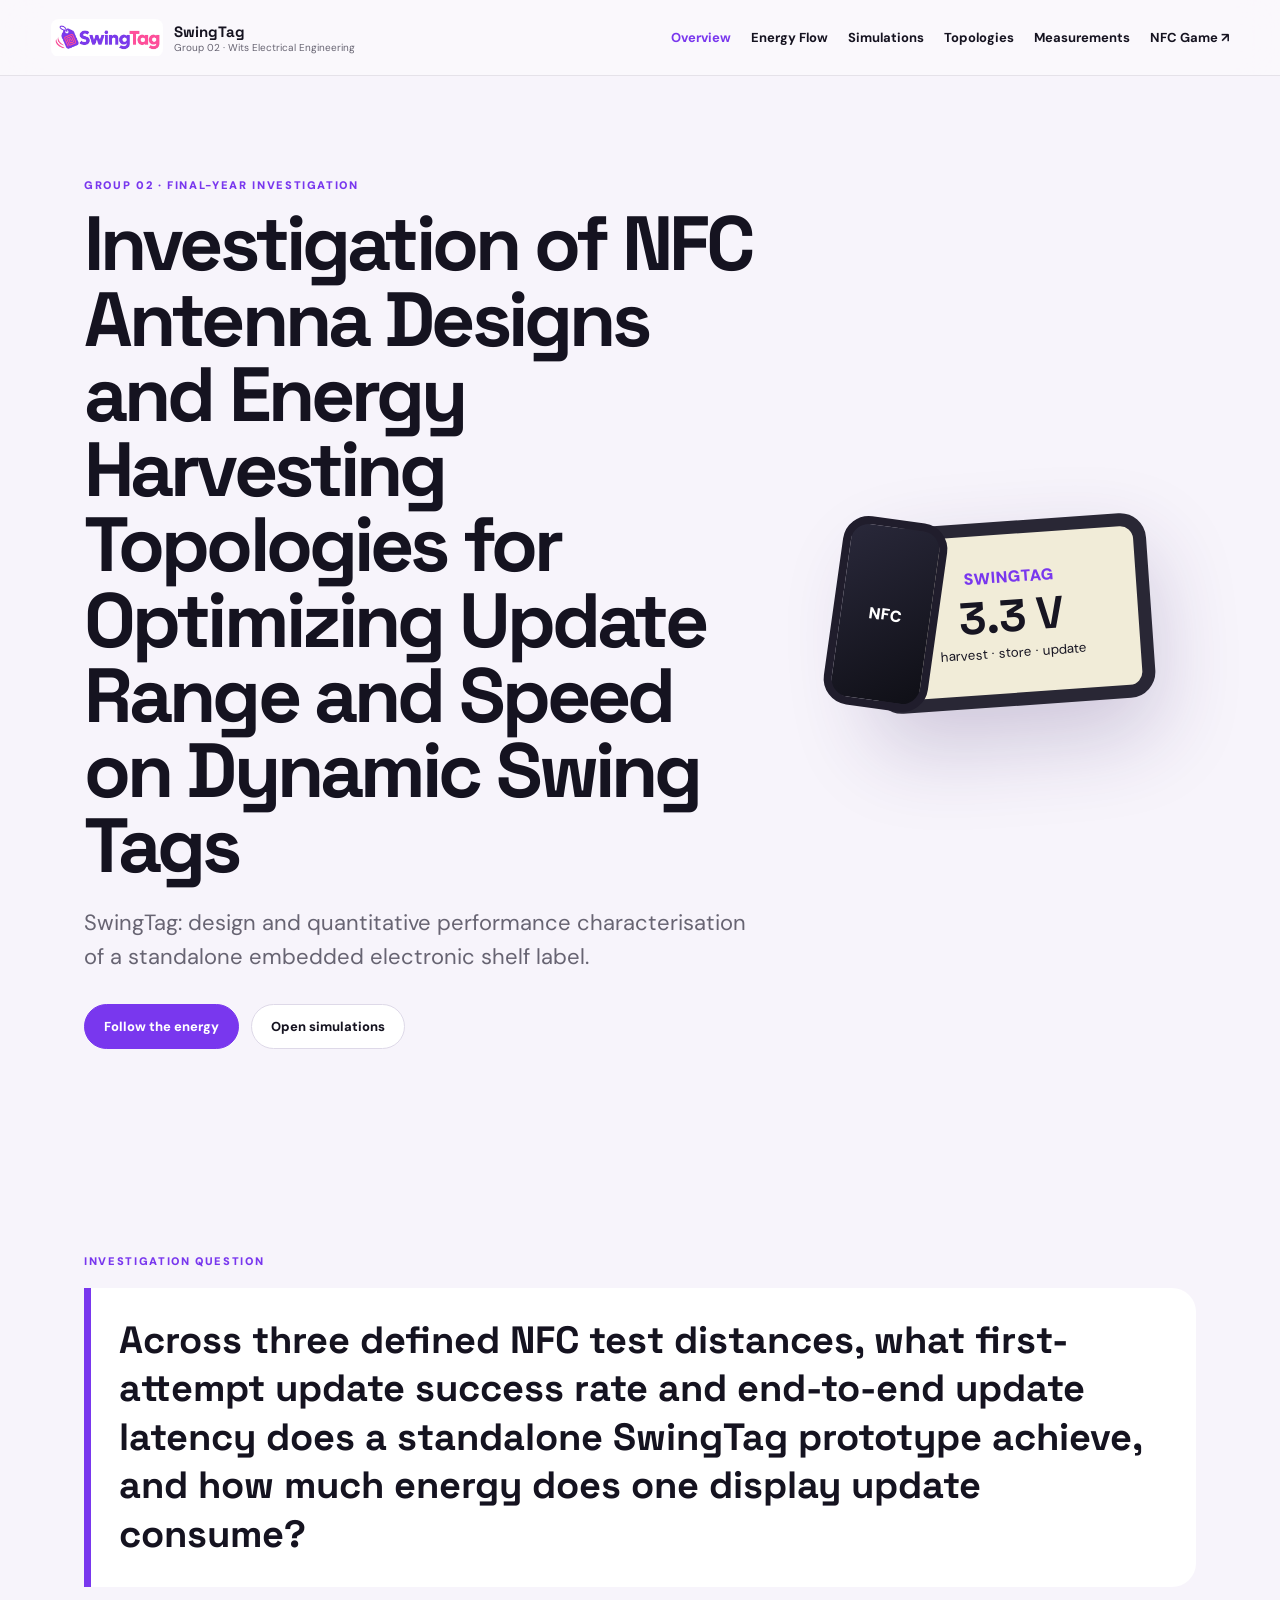
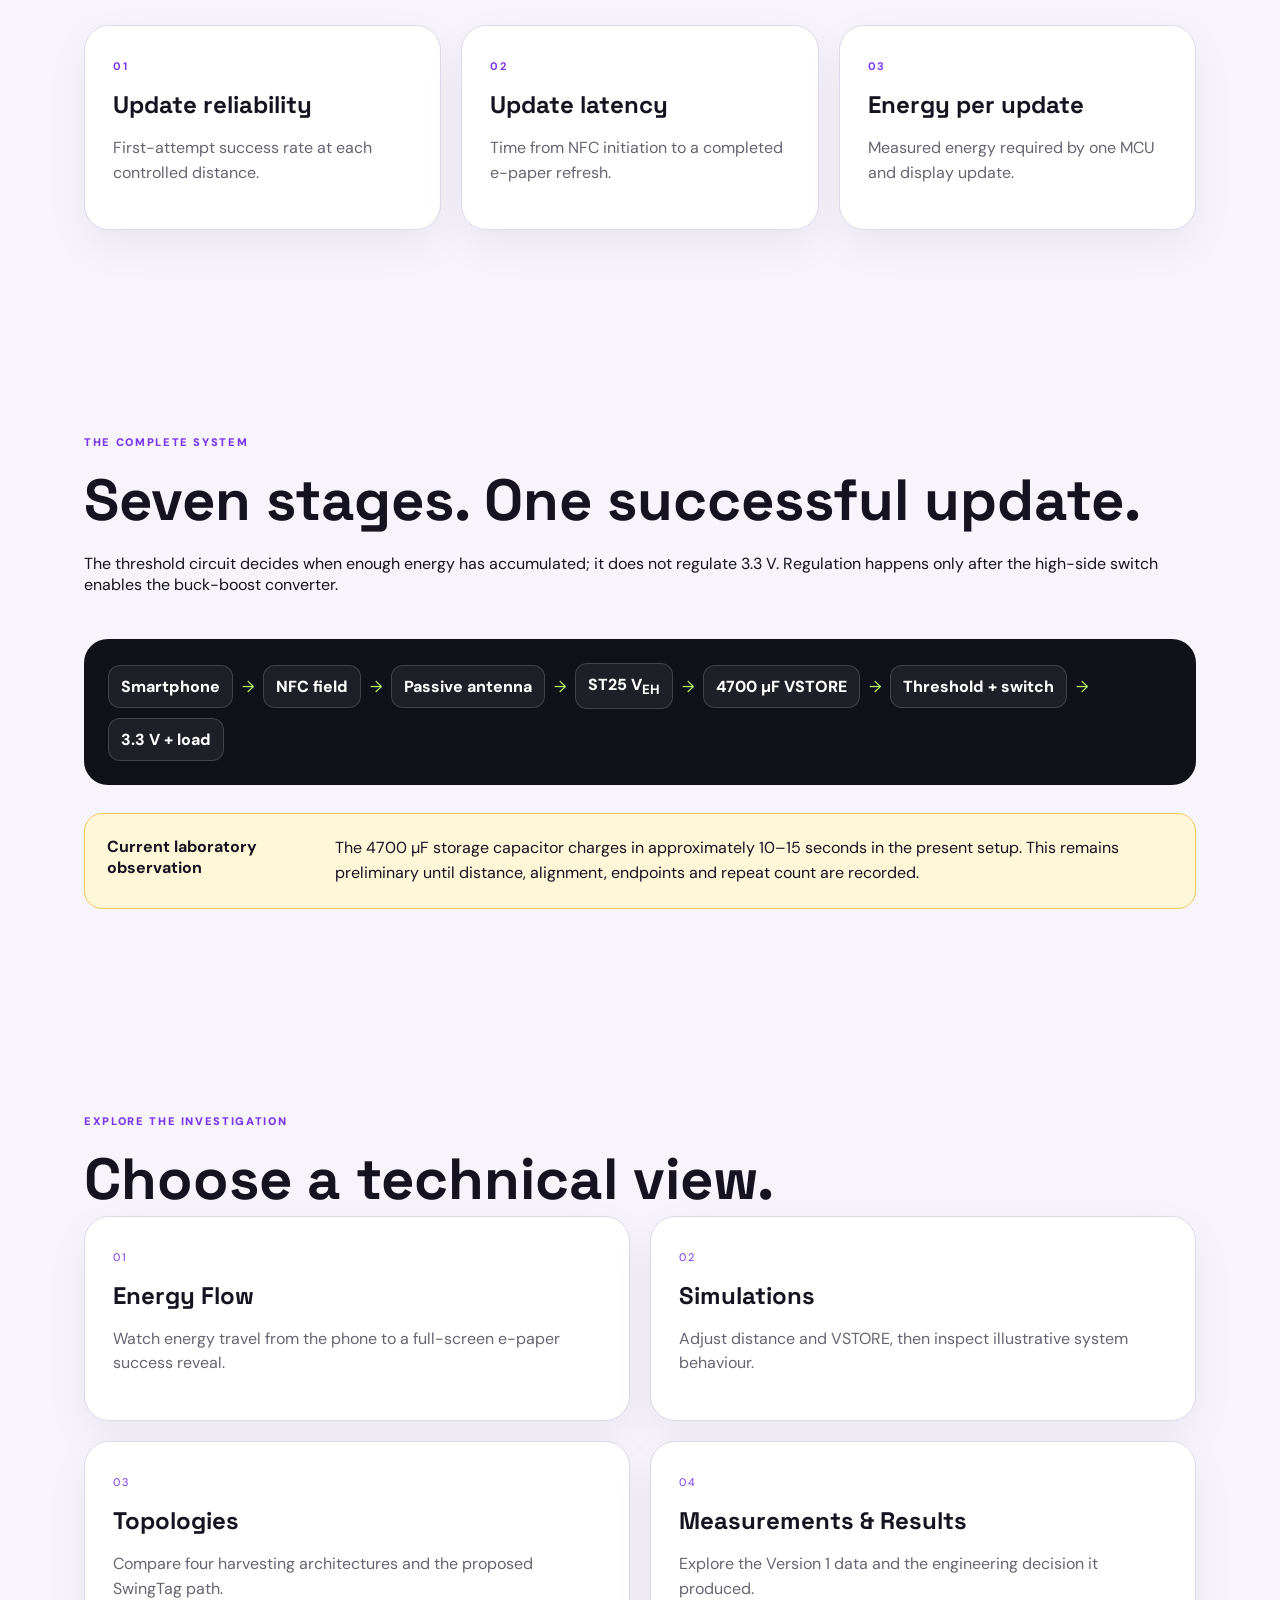
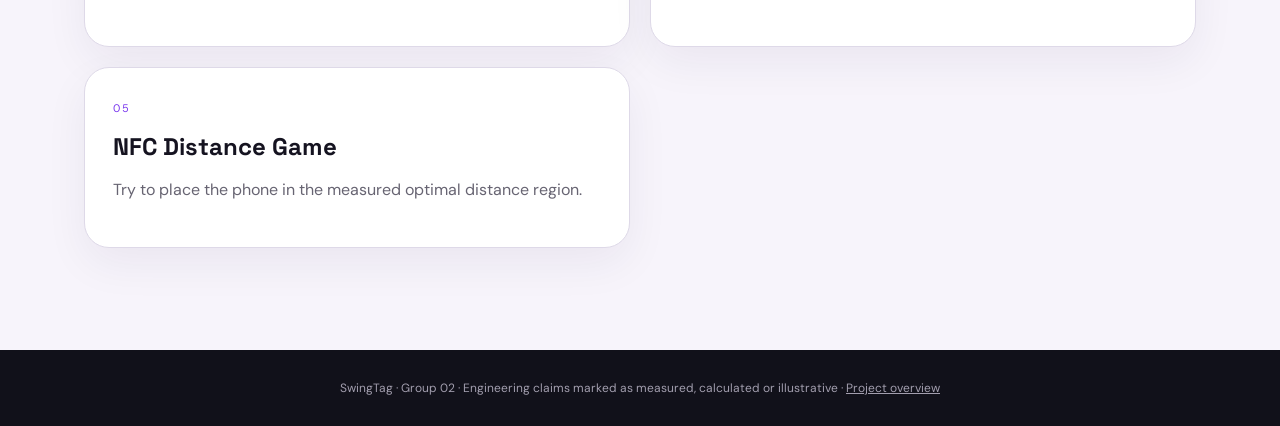
<file: index.html>
<!doctype html><html lang="en"><head><meta charset="utf-8"><meta name="viewport" content="width=device-width,initial-scale=1"><meta name="description" content="Group 02 SwingTag NFC antenna and energy-harvesting investigation dashboard."><title>SwingTag — Group 02 Investigation</title><link rel="preconnect" href="https://fonts.googleapis.com"><link rel="preconnect" href="https://fonts.gstatic.com" crossorigin><link href="https://fonts.googleapis.com/css2?family=DM+Sans:wght@400;500;600;700&family=Space+Grotesk:wght@600;700&display=swap" rel="stylesheet"><link rel="stylesheet" href="dashboard.css?v=3"></head>
<body data-page="home"><header class="site-header" data-shared-header></header><main>
<section class="hero home-hero"><div class="hero-copy"><p class="eyebrow">GROUP 02 · FINAL-YEAR INVESTIGATION</p><h1>Investigation of NFC Antenna Designs and Energy Harvesting Topologies for Optimizing Update Range and Speed on Dynamic Swing Tags</h1><p class="lead">SwingTag: design and quantitative performance characterisation of a standalone embedded electronic shelf label.</p><div class="actions"><a class="button primary" href="energy-flow.html">Follow the energy</a><a class="button" href="simulations.html">Open simulations</a></div></div><div class="hero-tag" aria-label="Illustration of the SwingTag system"><div class="phone-mini">NFC</div><div class="field-waves"><i></i><i></i><i></i></div><div class="tag-device"><span>SWINGTAG</span><strong>3.3 V</strong><small>harvest · store · update</small></div></div></section>
<section class="section question-section"><p class="eyebrow">INVESTIGATION QUESTION</p><blockquote>Across three defined NFC test distances, what first-attempt update success rate and end-to-end update latency does a standalone SwingTag prototype achieve, and how much energy does one display update consume?</blockquote><div class="metric-grid"><article><b>01</b><h3>Update reliability</h3><p>First-attempt success rate at each controlled distance.</p></article><article><b>02</b><h3>Update latency</h3><p>Time from NFC initiation to a completed e-paper refresh.</p></article><article><b>03</b><h3>Energy per update</h3><p>Measured energy required by one MCU and display update.</p></article></div></section>
<section class="section system-summary"><div><p class="eyebrow">THE COMPLETE SYSTEM</p><h2>Seven stages. One successful update.</h2><p>The threshold circuit decides when enough energy has accumulated; it does not regulate 3.3 V. Regulation happens only after the high-side switch enables the buck-boost converter.</p></div><div class="architecture-strip"><span>Smartphone</span><i>→</i><span>NFC field</span><i>→</i><span>Passive antenna</span><i>→</i><span>ST25 V<sub>EH</sub></span><i>→</i><span>4700 µF VSTORE</span><i>→</i><span>Threshold + switch</span><i>→</i><span>3.3 V + load</span></div><aside class="observation"><strong>Current laboratory observation</strong><span>The 4700 µF storage capacitor charges in approximately 10–15 seconds in the present setup. This remains preliminary until distance, alignment, endpoints and repeat count are recorded.</span></aside></section>
<section class="section"><p class="eyebrow">EXPLORE THE INVESTIGATION</p><h2>Choose a technical view.</h2><div class="nav-card-grid"><a href="energy-flow.html"><span>01</span><h3>Energy Flow</h3><p>Watch energy travel from the phone to a full-screen e-paper success reveal.</p></a><a href="simulations.html"><span>02</span><h3>Simulations</h3><p>Adjust distance and VSTORE, then inspect illustrative system behaviour.</p></a><a href="topologies.html"><span>03</span><h3>Topologies</h3><p>Compare four harvesting architectures and the proposed SwingTag path.</p></a><a href="measurements.html"><span>04</span><h3>Measurements & Results</h3><p>Explore the Version 1 data and the engineering decision it produced.</p></a><a href="game.html"><span>05</span><h3>NFC Distance Game</h3><p>Try to place the phone in the measured optimal distance region.</p></a></div></section>
</main><footer data-shared-footer></footer><script src="dashboard.js?v=3"></script></body></html>
</file>
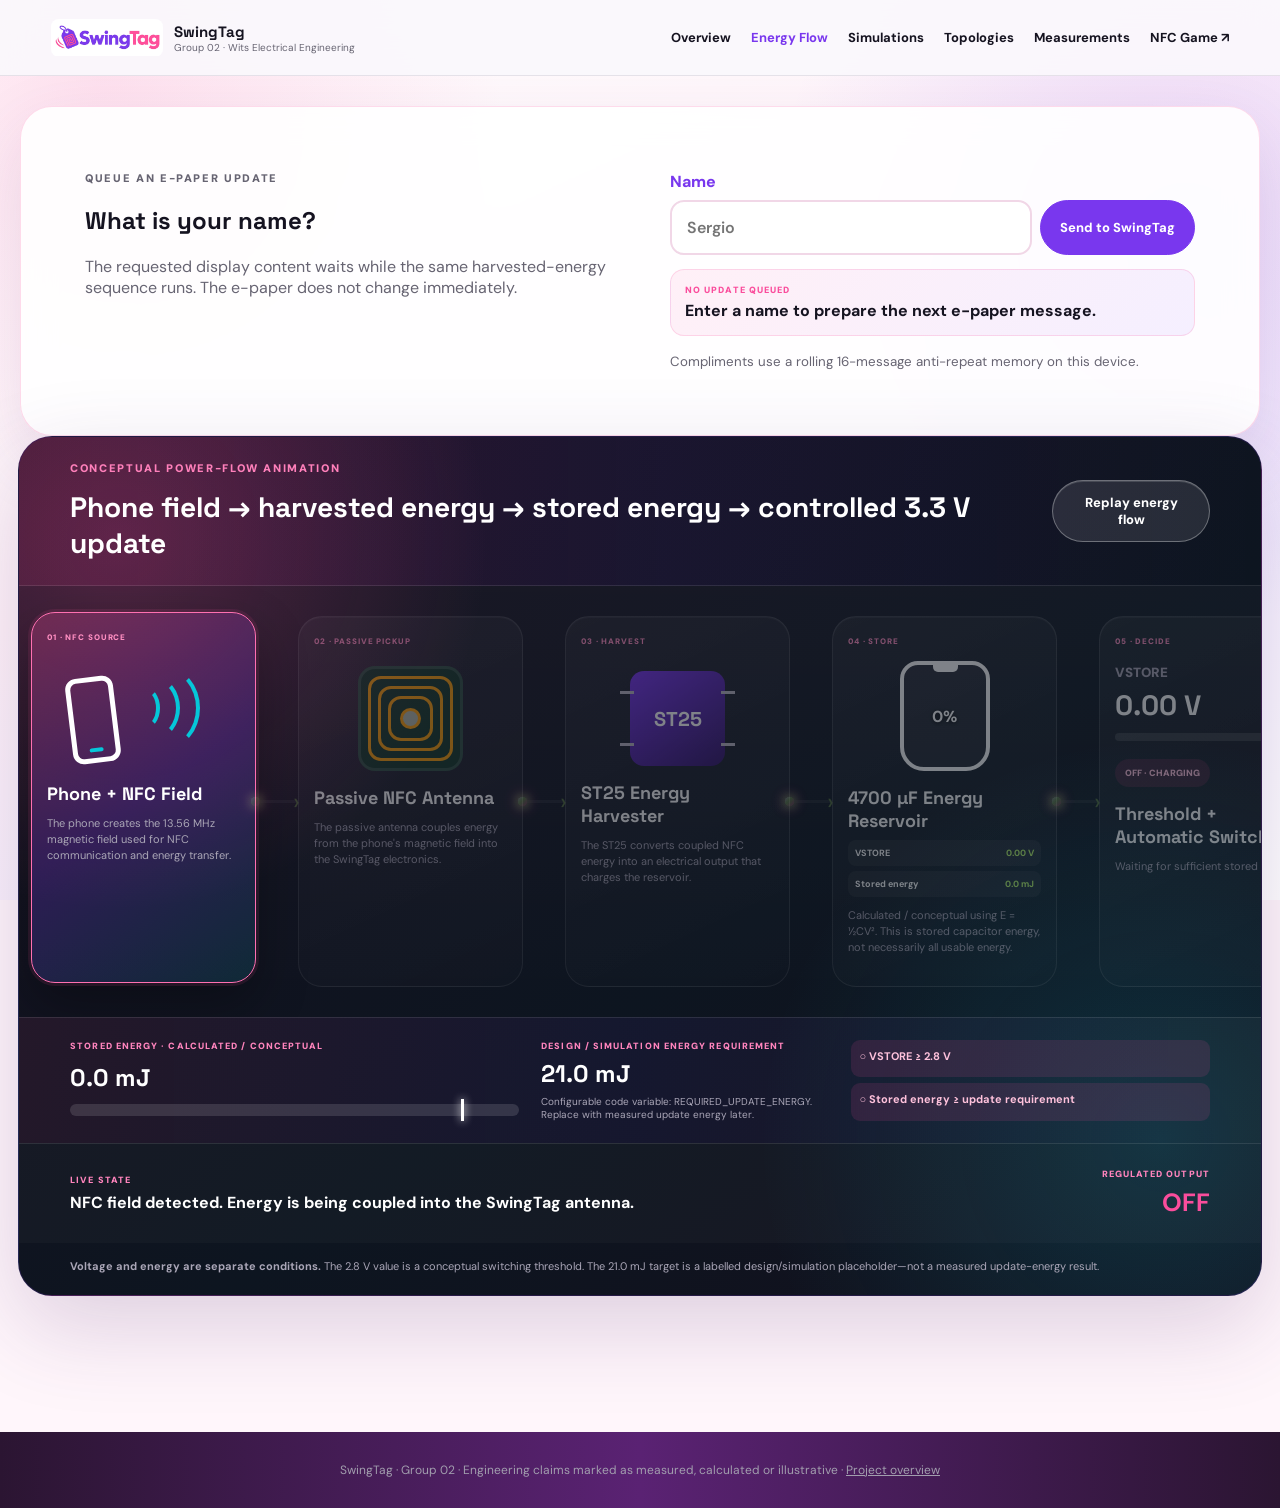
<file: energy-flow.html>
<!doctype html><html lang="en"><head><meta charset="utf-8"><meta name="viewport" content="width=device-width,initial-scale=1"><title>Follow the Energy — SwingTag</title><link rel="preconnect" href="https://fonts.googleapis.com"><link rel="preconnect" href="https://fonts.gstatic.com" crossorigin><link href="https://fonts.googleapis.com/css2?family=DM+Sans:wght@400;500;600;700&family=Space+Grotesk:wght@600;700&display=swap" rel="stylesheet"><link rel="stylesheet" href="dashboard.css?v=7"><link rel="stylesheet" href="energy-flow.css?v=7"><link rel="stylesheet" href="flow-brand.css?v=7"><link rel="stylesheet" href="mobile-flow.css?v=7"><link rel="stylesheet" href="energy-failure.css?v=7"></head><body data-page="energy"><header class="site-header" data-shared-header></header><main class="flow-page">
<section class="section queue-lab"><div><p class="eyebrow">QUEUE AN E-PAPER UPDATE</p><h2>What is your name?</h2><p>The requested display content waits while the same harvested-energy sequence runs. The e-paper does not change immediately.</p></div><form id="nameForm"><label for="visitorName">Name</label><div><input id="visitorName" maxlength="24" placeholder="Sergio" autocomplete="name" required><button class="button primary" id="updateTag">Send to SwingTag</button></div><div class="pending-update" id="pendingUpdate"><span>NO UPDATE QUEUED</span><strong>Enter a name to prepare the next e-paper message.</strong></div><small>Compliments use a rolling 16-message anti-repeat memory on this device.</small></form></section>
<section class="original-flow" id="flowStage" data-stage="1">
  <div class="original-flow-head"><div><p class="eyebrow">CONCEPTUAL POWER-FLOW ANIMATION</p><h1>Phone field → harvested energy → stored energy → controlled 3.3 V update</h1></div><button class="button replay-dark" id="replayFlow" type="button">Replay energy flow</button></div>
  <p class="mobile-swipe-hint" aria-hidden="true"><span>←</span> Swipe sideways to follow the energy <span>→</span></p>
  <div class="flow-scroll" id="mobileFlowTrack"><div class="seven-stage-flow">
    <article class="flow-card" data-flow-card="1"><span>01 · NFC SOURCE</span><div class="phone-field-visual"><div class="flow-phone"><i></i></div><div class="flow-arcs"><i></i><i></i><i></i></div></div><h2>Phone + NFC Field</h2><p>The phone creates the 13.56 MHz magnetic field used for NFC communication and energy transfer.</p></article>
    <div class="energy-link rf-link"><i></i><i></i><i></i></div>
    <article class="flow-card" data-flow-card="2"><span>02 · PASSIVE PICKUP</span><div class="flow-coil"><i></i><i></i><i></i><i></i></div><h2>Passive NFC Antenna</h2><p>The passive antenna couples energy from the phone's magnetic field into the SwingTag electronics.</p></article>
    <div class="energy-link"><i></i><i></i><i></i></div>
    <article class="flow-card" data-flow-card="3"><span>03 · HARVEST</span><div class="flow-chip"><b>ST25</b><i></i><i></i><i></i><i></i></div><h2>ST25 Energy Harvester</h2><p>The ST25 converts coupled NFC energy into an electrical output that charges the reservoir.</p></article>
    <div class="energy-link"><i></i><i></i><i></i></div>
    <article class="flow-card storage-card" data-flow-card="4"><span>04 · STORE</span><div class="flow-reservoir"><i id="flowFill"></i><b id="flowPercent">0%</b></div><h2>4700 µF Energy Reservoir</h2><div class="live-quantities"><b>VSTORE <output id="flowVoltage">0.00 V</output></b><b>Stored energy <output id="storedEnergy">0.0 mJ</output></b></div><p>Calculated / conceptual using E = ½CV². This is stored capacitor energy, not necessarily all usable energy.</p></article>
    <div class="energy-link gated-link"><i></i><i></i><i></i></div>
    <article class="flow-card decision-card" data-flow-card="5"><span>05 · DECIDE</span><div class="threshold-display"><small>VSTORE</small><strong id="thresholdVoltage">0.00 V</strong><div><i id="thresholdBar"></i></div></div><div class="switch-pill" id="monitorOrb">OFF · CHARGING</div><h2>Threshold + Automatic Switch</h2><p id="monitorCopy">Waiting for sufficient stored voltage.</p></article>
    <div class="energy-link enabled-link"><i></i><i></i><i></i></div>
    <article class="flow-card regulator-card" data-flow-card="6"><span>06 · REGULATE</span><div class="regulator-box"><small id="regInput">INPUT: OFF</small><b>↓</b><strong id="regOutput">OUTPUT: OFF</strong></div><h2>3.3 V Buck-Boost Regulator</h2><p>Transforms the varying stored voltage into a stable system rail after the power path is enabled.</p></article>
    <div class="energy-link enabled-link"><i></i><i></i><i></i></div>
    <article class="flow-card output-card" data-flow-card="7"><span>07 · UPDATE</span><div class="output-pair"><div id="mcuBox">STM32<br><b>OFF</b></div><div class="flow-epaper" id="flowEpaper"><small>SWINGTAG</small><strong id="epaperText">WAITING</strong></div></div><h2>STM32 + E-Paper</h2><p id="updateCopy">The card remains inactive until both voltage and energy conditions are satisfied.</p></article>
  </div></div>

  <div class="energy-budget-panel">
    <div><span>STORED ENERGY · CALCULATED / CONCEPTUAL</span><strong><output id="budgetStored">0.0</output> mJ</strong><div class="energy-meter"><i id="energyMeterFill"></i><b id="energyTargetMarker"></b></div></div>
    <div><span>DESIGN / SIMULATION ENERGY REQUIREMENT</span><strong><output id="requiredEnergy">21.0</output> mJ</strong><small>Configurable code variable: REQUIRED_UPDATE_ENERGY. Replace with measured update energy later.</small></div>
    <div class="condition-list"><b id="voltageCondition">○ VSTORE ≥ 2.8 V</b><b id="energyCondition">○ Stored energy ≥ update requirement</b></div>
  </div>
  <div class="live-state"><div><span>LIVE STATE</span><strong id="flowStatus">Waiting for an NFC field.</strong></div><div><span>REGULATED OUTPUT</span><strong id="flowRail">OFF</strong></div></div>
  <p class="flow-disclaimer"><strong>Voltage and energy are separate conditions.</strong> The 2.8 V value is a conceptual switching threshold. The 21.0 mJ target is a labelled design/simulation placeholder—not a measured update-energy result.</p>
</section>

<div class="success-reveal" id="successReveal" aria-hidden="true"><button id="closeReveal" aria-label="Close">×</button><div class="reveal-runner left"><div class="head"></div><div class="body"></div><b>Max</b></div><div class="reveal-runner right"><div class="head"></div><div class="body"></div><b>Sergio</b></div><div class="presented-tag"><span>SWINGTAG</span><strong id="tagMessage">Engineer, you bring great energy!</strong><small>Powered by harvested NFC energy</small></div><p>UPDATE SUCCESSFUL · Max and Sergio proudly present the SwingTag ✨</p><div class="success-actions"><button class="button" id="replaySuccess">Replay Energy Flow</button><button class="button primary" id="anotherName">Try Another Name</button></div></div>
<div class="energy-failure" id="energyFailure" aria-hidden="true" role="dialog" aria-modal="true" aria-labelledby="failureTitle"><button class="failure-close" id="closeFailure" aria-label="Close">×</button><div class="failure-battery" aria-hidden="true"><i></i><b>LOW</b></div><p class="eyebrow">WEAK NFC COUPLING · CONCEPTUAL ATTEMPT</p><h2 id="failureTitle">Oh no! You didn’t harvest enough energy.</h2><p id="failureReason">The storage capacitor did not reach the voltage and energy required for an update.</p><strong>The power path stayed OFF, protecting the STM32 and e-paper from an incomplete update.</strong><button class="button primary" id="tryHarvestAgain" type="button">Try Again ⚡</button></div>
</main><footer data-shared-footer></footer><script src="dashboard.js?v=7"></script></body></html>
</file>
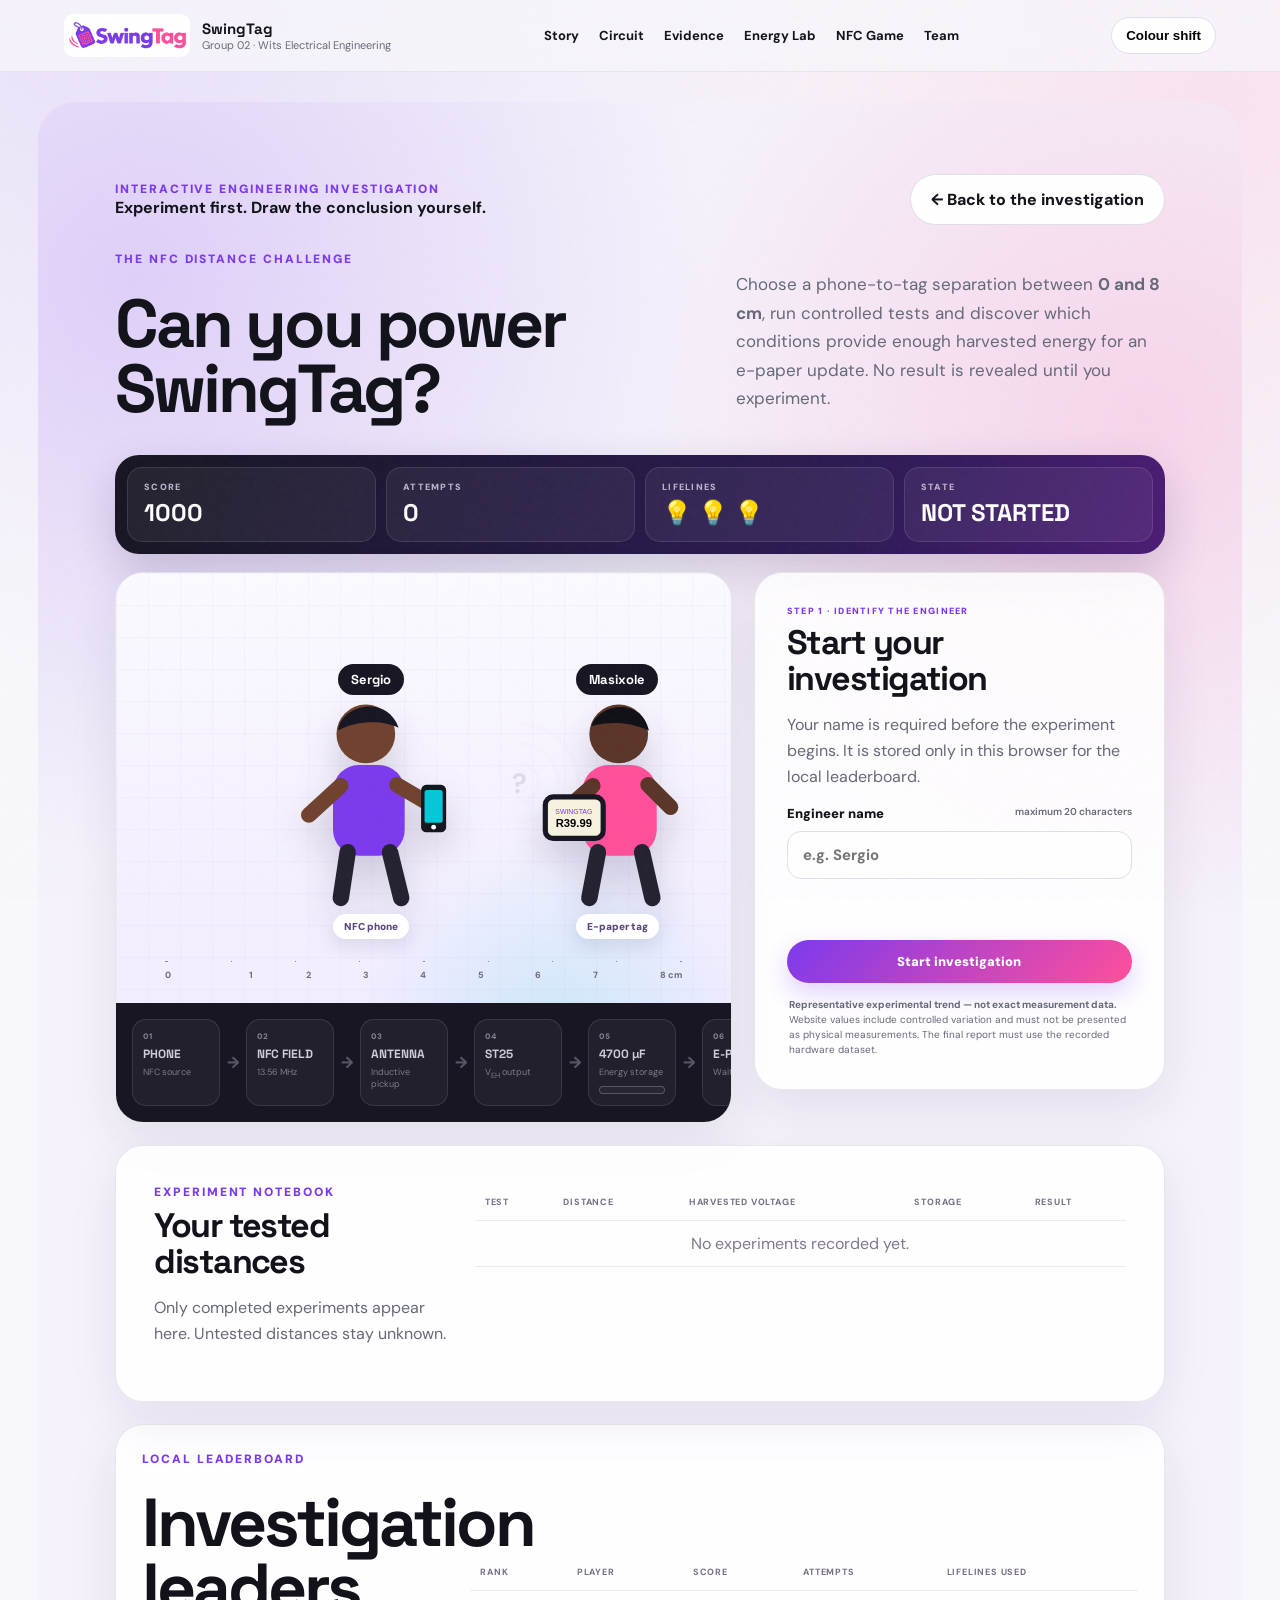
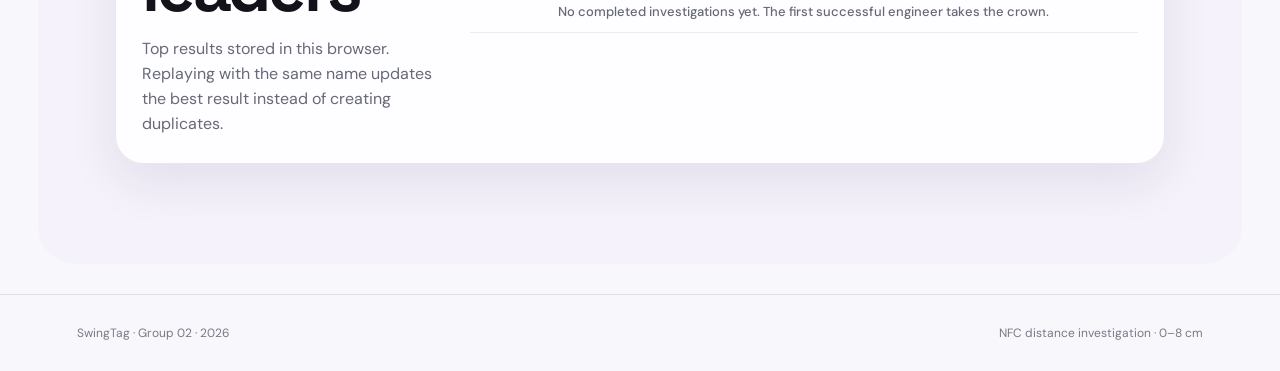
<file: game.html>
<!doctype html>
<html lang="en">
<head>
  <meta charset="utf-8" />
  <meta name="viewport" content="width=device-width, initial-scale=1" />
  <meta name="description" content="Investigate how NFC separation affects harvested energy and the SwingTag e-paper update." />
  <title>SwingTag NFC Distance Investigation — Group 02</title>
  <link rel="preconnect" href="https://fonts.googleapis.com">
  <link rel="preconnect" href="https://fonts.gstatic.com" crossorigin>
  <link href="https://fonts.googleapis.com/css2?family=DM+Sans:wght@400;500;600;700&family=Space+Grotesk:wght@500;600;700&display=swap" rel="stylesheet">
  <link rel="stylesheet" href="styles.css" />
  <link rel="stylesheet" href="enhancements.css?v=dashboard2" />
  <link rel="stylesheet" href="game.css?v=investigation1" />
  <link rel="stylesheet" href="game-investigation.css?v=investigation1" />
</head>
<body>
  <div class="noise"></div>
  <header class="site-header">
    <a class="brand" href="./" aria-label="Back to the SwingTag investigation"><img class="brand-logo" src="assets/swingtag-logo.jpg" alt="SwingTag" /><span><strong>SwingTag</strong><small>Group 02 · Wits Electrical Engineering</small></span></a>
    <button id="menuBtn" class="menu-btn" type="button" aria-controls="siteNav" aria-expanded="false">Menu</button>
    <nav class="nav" id="siteNav"><a href="./#story">Story</a><a href="./#circuit">Circuit</a><a href="./#evidence">Evidence</a><a href="./#lab">Energy Lab</a><a href="game.html" aria-current="page">NFC Game</a><a href="./#people">Team</a></nav>
    <button id="themeBtn" class="ghost-btn" type="button" aria-label="Toggle colour mode">Colour shift</button>
  </header>

  <main class="game-page" id="top">
    <section class="section nfc-game reveal visible">
      <div class="game-page-intro"><div><div class="section-kicker">INTERACTIVE ENGINEERING INVESTIGATION</div><strong>Experiment first. Draw the conclusion yourself.</strong></div><a class="secondary-btn" href="./">← Back to the investigation</a></div>
      <div class="game-heading investigation-heading"><div><div class="section-kicker">THE NFC DISTANCE CHALLENGE</div><h1>Can you power SwingTag?</h1></div><p>Choose a phone-to-tag separation between <strong>0 and 8 cm</strong>, run controlled tests and discover which conditions provide enough harvested energy for an e-paper update. No result is revealed until you experiment.</p></div>

      <div class="investigation-hud" aria-label="Current game statistics">
        <div><span>SCORE</span><strong id="scoreValue">1000</strong></div><div><span>ATTEMPTS</span><strong id="attemptsValue">0</strong></div><div><span>LIFELINES</span><strong id="lifelinesValue" aria-label="3 lifelines remaining">💡 💡 💡</strong></div><div><span>STATE</span><strong id="stateValue">NOT STARTED</strong></div>
      </div>

      <div class="game-grid investigation-grid">
        <div class="game-stage investigation-stage" id="gameStage" style="--sergio-left:26%">
          <div class="nfc-scene neutral-scene" aria-label="Sergio holding a phone opposite Masixole holding the SwingTag e-paper system">
            <div class="character sergio-character" id="sergioCharacter"><div class="name-flag">Sergio</div><svg viewBox="0 0 220 260" role="img" aria-label="Cartoon Sergio holding an NFC phone"><circle cx="104" cy="52" r="34" fill="#70422f"/><path d="M72 48c3-30 57-42 70-3-18-9-47-9-70 3Z" fill="#171622"/><rect x="66" y="88" width="83" height="105" rx="30" fill="#7c3aed"/><path d="M75 112 38 146" stroke="#70422f" stroke-width="18" stroke-linecap="round"/><path d="M140 111 174 131" stroke="#70422f" stroke-width="18" stroke-linecap="round"/><rect x="168" y="111" width="29" height="55" rx="6" fill="#16151f"/><rect x="172" y="117" width="21" height="38" rx="3" fill="#05c7d9"/><circle cx="182.5" cy="160" r="2.8" fill="#fff"/><path d="M83 189 75 242M132 189l13 53" stroke="#242231" stroke-width="19" stroke-linecap="round"/></svg><span class="object-label">NFC phone</span></div>
            <div class="field-visual investigation-field" id="fieldVisual" aria-hidden="true"><i></i><i></i><i></i><b id="fieldSpark">?</b></div>
            <div class="character masixole-character"><div class="name-flag">Masixole</div><svg viewBox="0 0 220 260" role="img" aria-label="Cartoon Masixole holding the SwingTag e-paper controller"><circle cx="112" cy="52" r="34" fill="#5b3528"/><path d="M80 43c9-27 58-34 67 5-23-10-43-11-67-5Z" fill="#101117"/><rect x="70" y="88" width="86" height="105" rx="30" fill="#ff4f9a"/><path d="M82 112 47 143" stroke="#5b3528" stroke-width="18" stroke-linecap="round"/><path d="M146 111 172 137" stroke="#5b3528" stroke-width="18" stroke-linecap="round"/><rect x="27" y="125" width="67" height="48" rx="9" fill="#f7f2df" stroke="#171622" stroke-width="6"/><text x="60" y="145" text-anchor="middle" font-size="8" font-family="sans-serif" fill="#7c3aed">SWINGTAG</text><text x="60" y="160" text-anchor="middle" font-size="13" font-weight="700" font-family="sans-serif">R39.99</text><path d="M88 189 78 242M139 189l12 53" stroke="#242231" stroke-width="19" stroke-linecap="round"/></svg><span class="object-label">E-paper tag</span></div>
            <div class="distance-ruler investigation-ruler" aria-hidden="true"><div class="ruler-line"></div><div class="ruler-ticks"><span>0</span><span>1</span><span>2</span><span>3</span><span>4</span><span>5</span><span>6</span><span>7</span><span>8 cm</span></div></div>
          </div>
          <div class="energy-path" id="energyPath" aria-label="NFC harvested-energy process">
            <div class="process-node" data-step="phone"><span>01</span><b>PHONE</b><small>NFC source</small></div><i aria-hidden="true">→</i><div class="process-node" data-step="field"><span>02</span><b>NFC FIELD</b><small>13.56 MHz</small></div><i aria-hidden="true">→</i><div class="process-node" data-step="antenna"><span>03</span><b>ANTENNA</b><small>Inductive pickup</small></div><i aria-hidden="true">→</i><div class="process-node" data-step="st25"><span>04</span><b>ST25</b><small>V<sub>EH</sub> output</small></div><i aria-hidden="true">→</i><div class="process-node storage-node" data-step="storage"><span>05</span><b>4700 µF</b><small>Energy storage</small><div class="capacitor-shell"><div id="capacitorFill"></div></div></div><i aria-hidden="true">→</i><div class="process-node" data-step="display"><span>06</span><b>E-PAPER</b><small id="displayState">Waiting</small></div><div class="energy-particle" id="energyParticle" aria-hidden="true"></div>
          </div>
        </div>

        <aside class="game-panel investigation-panel">
          <div class="start-card" id="gameStart"><span class="panel-eyebrow">STEP 1 · IDENTIFY THE ENGINEER</span><h2>Start your investigation</h2><p>Your name is required before the experiment begins. It is stored only in this browser for the local leaderboard.</p><label class="player-field" for="playerName">Engineer name <span>maximum 20 characters</span></label><input id="playerName" class="player-input" type="text" maxlength="20" autocomplete="nickname" placeholder="e.g. Sergio" /><p class="name-error" id="nameError" role="alert"></p><button id="startGameBtn" class="game-primary" type="button">Start investigation</button></div>
          <div class="experiment-controls" id="experimentControls" hidden>
            <div class="active-player"><span>ENGINEER</span><strong id="activePlayer">—</strong></div><label class="distance-label" for="distanceSlider">Choose the phone-to-tag distance</label><output id="distanceOutput" for="distanceSlider">4 cm</output><input id="distanceSlider" class="distance-slider neutral-slider" type="range" min="0" max="8" value="4" step="1" list="distanceMarks" /><datalist id="distanceMarks"><option value="0"></option><option value="1"></option><option value="2"></option><option value="3"></option><option value="4"></option><option value="5"></option><option value="6"></option><option value="7"></option><option value="8"></option></datalist><div class="slider-ticks neutral-ticks" aria-hidden="true"><span>0</span><span>1</span><span>2</span><span>3</span><span>4</span><span>5</span><span>6</span><span>7</span><span>8 cm</span></div>
            <div class="game-actions investigation-actions"><button id="testDistanceBtn" class="game-primary" type="button">Test this distance</button><button id="lifelineBtn" class="game-secondary" type="button">Use a lifeline</button></div><div class="lifeline-hint" id="lifelineHint" role="status" aria-live="polite" hidden></div><div class="game-result idle" id="gameResult" role="status" aria-live="polite"><span>CHOOSE DISTANCE</span><strong>The system is ready.</strong><p>Select an untested or previously tested distance, then run the NFC experiment.</p></div>
            <div class="earned-result" id="earnedResult" hidden><div><span>DISTANCE TESTED</span><strong id="resultDistance">—</strong></div><div><span>HARVESTED VOLTAGE</span><strong id="resultVoltage">—</strong></div><div><span>ENERGY STORAGE</span><strong id="resultStorage">—</strong></div><div><span>EXPERIMENTAL RESULT</span><strong id="resultOutcome">—</strong></div></div>
          </div>
          <p class="game-caveat"><strong>Representative experimental trend — not exact measurement data.</strong> Website values include controlled variation and must not be presented as physical measurements. The final report must use the recorded hardware dataset.</p>
        </aside>
      </div>

      <div class="investigation-lower-grid">
        <section class="notebook-card" aria-labelledby="notebookTitle"><div><div class="section-kicker">EXPERIMENT NOTEBOOK</div><h2 id="notebookTitle">Your tested distances</h2><p>Only completed experiments appear here. Untested distances stay unknown.</p></div><div class="leaderboard-table-wrap"><table><thead><tr><th>Test</th><th>Distance</th><th>Harvested voltage</th><th>Storage</th><th>Result</th></tr></thead><tbody id="notebookBody"><tr class="notebook-empty"><td colspan="5">No experiments recorded yet.</td></tr></tbody></table></div></section>
        <section class="challenge-card" id="challengeCard" aria-labelledby="challengeTitle" hidden><div class="section-kicker">OPTIONAL BONUS · 100 POINTS</div><h2 id="challengeTitle">What does this experiment tell us?</h2><p>Choose the interpretation supported by your results. The answer appears only after submission.</p><fieldset id="challengeChoices"><label><input type="radio" name="interpretation" value="a" /> NFC distance has no meaningful effect on harvested energy.</label><label><input type="radio" name="interpretation" value="b" /> Greater separation strengthens coupling and charges the capacitor faster.</label><label><input type="radio" name="interpretation" value="c" /> Increasing separation weakens coupling, reducing harvested energy and update reliability.</label><label><input type="radio" name="interpretation" value="d" /> The capacitor voltage is independent of the NFC field.</label></fieldset><div class="challenge-actions"><button id="submitChallengeBtn" class="game-primary" type="button">Submit interpretation</button><button id="skipChallengeBtn" class="game-secondary" type="button">Skip bonus</button></div><div id="challengeFeedback" class="challenge-feedback" role="status" aria-live="polite"></div></section>
        <section class="takeaway-card" id="takeawayCard" hidden><span>ENGINEERING TAKEAWAY</span><h2>Increasing NFC separation weakens magnetic coupling and reduces harvested energy, making reliable SwingTag updates more difficult.</h2><p>This game demonstrates the investigation relationship: distance → NFC coupling → harvested energy → storage → e-paper update.</p><button id="playAgainBtn" class="game-primary" type="button">Play again</button></section>
      </div>

      <div class="leaderboard-card investigation-leaderboard"><div><div class="section-kicker">LOCAL LEADERBOARD</div><h2>Investigation leaders</h2><p>Top results stored in this browser. Replaying with the same name updates the best result instead of creating duplicates.</p></div><div class="leaderboard-table-wrap"><table><thead><tr><th>Rank</th><th>Player</th><th>Score</th><th>Attempts</th><th>Lifelines used</th></tr></thead><tbody id="leaderboardBody"></tbody></table></div></div>
    </section>
  </main>

  <div class="tag-reveal" id="tagReveal" role="dialog" aria-modal="true" aria-labelledby="tagEngineerName" aria-describedby="tagRevealMessage" aria-hidden="true"><button class="tag-reveal-close" id="tagRevealClose" type="button" aria-label="Close SwingTag update celebration">×</button><div class="tag-celebration-copy"><span>SWINGTAG UPDATE SUCCESSFUL</span><p id="tagRevealMessage">The regulator activated, the STM32 powered and the e-paper refreshed.</p></div><div class="tag-card-3d"><div class="tag-lanyard" aria-hidden="true"></div><div class="tag-card-face"><span class="tag-brand">SWINGTAG</span><span class="tag-refresh-label">E-PAPER REFRESH COMPLETE</span><strong id="tagEngineerName">NFC Engineer</strong><span class="tag-award">INVESTIGATION COMPLETE</span><div class="tag-nfc-mark" aria-hidden="true"><i></i><i></i><i></i></div></div><div class="tag-timer"><span></span></div></div></div>
  <div class="roast-reveal" id="roastReveal" aria-live="assertive" aria-hidden="true"><div class="roast-emoji" aria-hidden="true">⚡ 🧪 ⚡</div><strong id="roastHeading">The capacitor filed an empty report.</strong><p id="roastCopy">Record the result and choose your next experiment.</p><span id="roastAttempt">Experiment recorded</span></div>
  <footer><span>SwingTag · Group 02 · 2026</span><span>NFC distance investigation · 0–8 cm</span></footer>
  <script src="enhancements.js?v=dashboard2"></script><script src="game.js?v=player-name1"></script><script>document.getElementById('themeBtn')?.addEventListener('click', () => document.body.classList.toggle('alt'));</script>
</body>
</html>
</file>
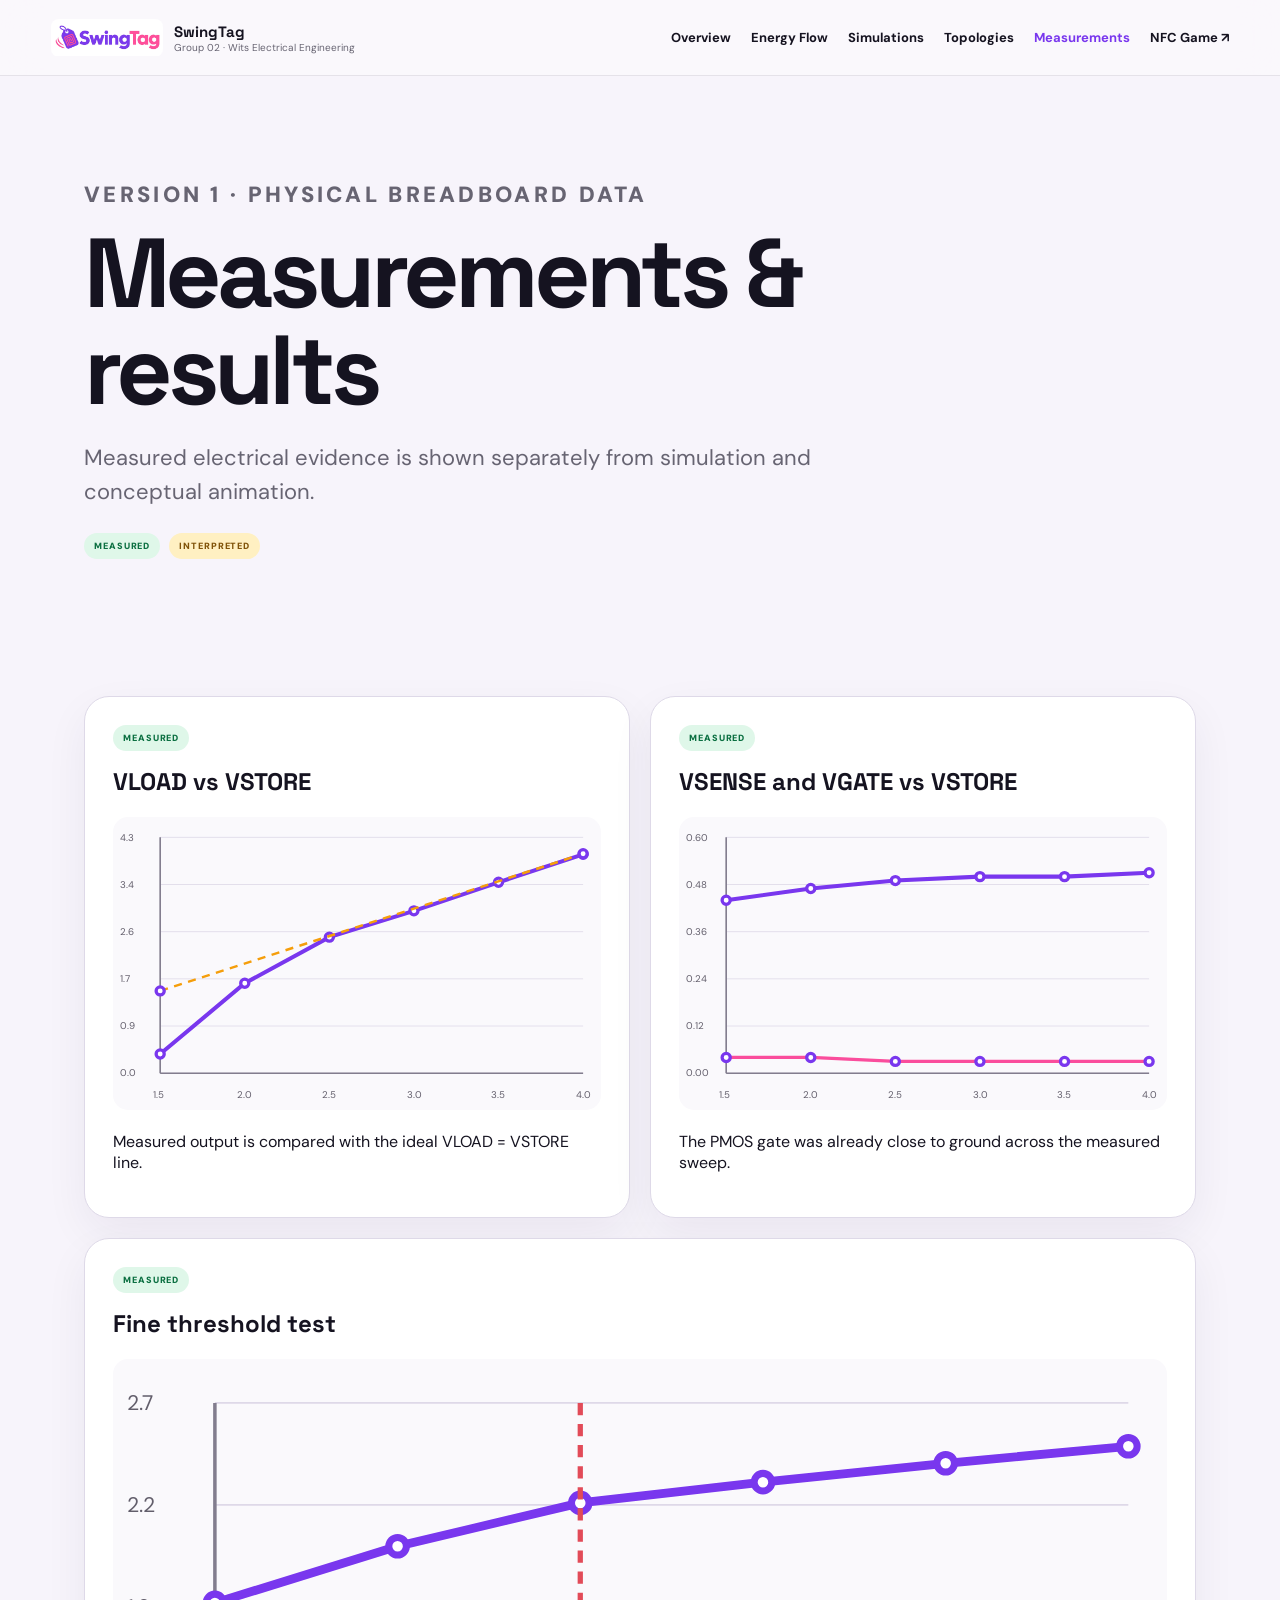
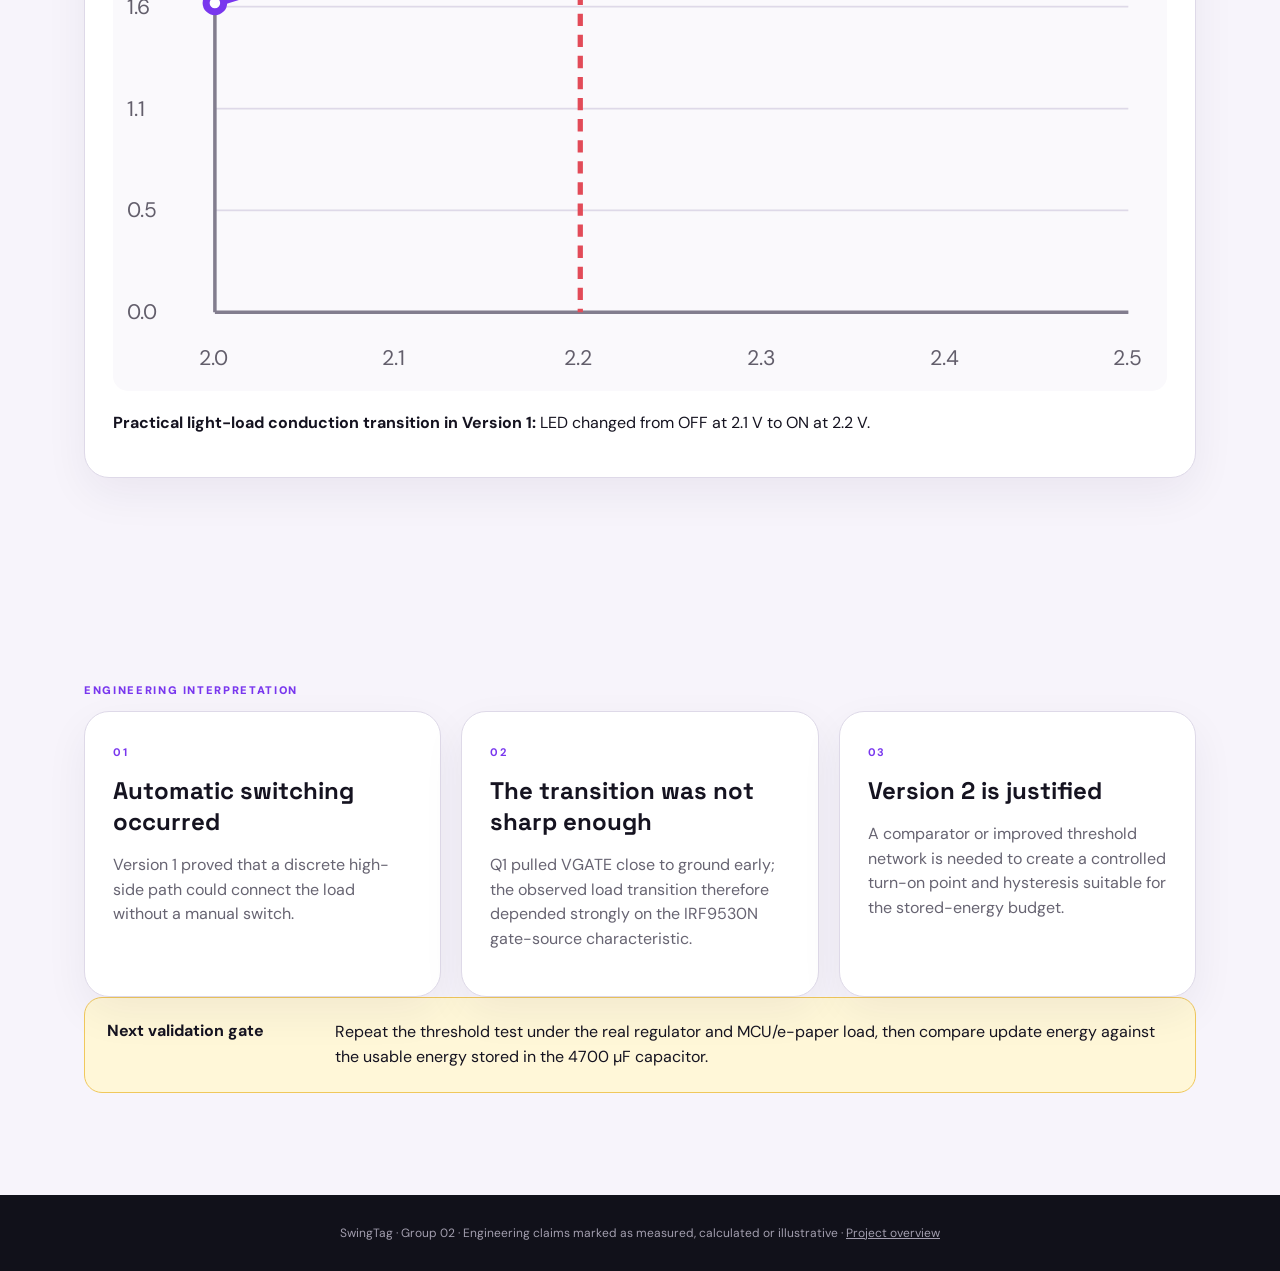
<file: measurements.html>
<!doctype html><html lang="en"><head><meta charset="utf-8"><meta name="viewport" content="width=device-width,initial-scale=1"><title>Measurements & Results — SwingTag</title><link rel="preconnect" href="https://fonts.googleapis.com"><link rel="preconnect" href="https://fonts.gstatic.com" crossorigin><link href="https://fonts.googleapis.com/css2?family=DM+Sans:wght@400;500;600;700&family=Space+Grotesk:wght@600;700&display=swap" rel="stylesheet"><link rel="stylesheet" href="dashboard.css?v=3"></head><body data-page="measurements"><header class="site-header" data-shared-header></header><main><section class="page-hero"><p class="eyebrow">VERSION 1 · PHYSICAL BREADBOARD DATA</p><h1>Measurements & results</h1><p>Measured electrical evidence is shown separately from simulation and conceptual animation.</p><div class="evidence-key"><span class="meas">MEASURED</span><span class="calc">INTERPRETED</span></div></section>
<section class="section graph-grid measured-grid"><article><span class="meas badge">MEASURED</span><h2>VLOAD vs VSTORE</h2><svg id="measuredLoadGraph" viewBox="0 0 600 360"></svg><p>Measured output is compared with the ideal VLOAD = VSTORE line.</p></article><article><span class="meas badge">MEASURED</span><h2>VSENSE and VGATE vs VSTORE</h2><svg id="measuredSenseGraph" viewBox="0 0 600 360"></svg><p>The PMOS gate was already close to ground across the measured sweep.</p></article><article><span class="meas badge">MEASURED</span><h2>Fine threshold test</h2><svg id="fineThresholdGraph" viewBox="0 0 600 360"></svg><p><strong>Practical light-load conduction transition in Version 1:</strong> LED changed from OFF at 2.1 V to ON at 2.2 V.</p></article></section>
<section class="section interpretation"><p class="eyebrow">ENGINEERING INTERPRETATION</p><div class="metric-grid"><article><b>01</b><h3>Automatic switching occurred</h3><p>Version 1 proved that a discrete high-side path could connect the load without a manual switch.</p></article><article><b>02</b><h3>The transition was not sharp enough</h3><p>Q1 pulled VGATE close to ground early; the observed load transition therefore depended strongly on the IRF9530N gate-source characteristic.</p></article><article><b>03</b><h3>Version 2 is justified</h3><p>A comparator or improved threshold network is needed to create a controlled turn-on point and hysteresis suitable for the stored-energy budget.</p></article></div><aside class="observation"><strong>Next validation gate</strong><span>Repeat the threshold test under the real regulator and MCU/e-paper load, then compare update energy against the usable energy stored in the 4700 µF capacitor.</span></aside></section></main><footer data-shared-footer></footer><script src="dashboard.js?v=3"></script></body></html>
</file>
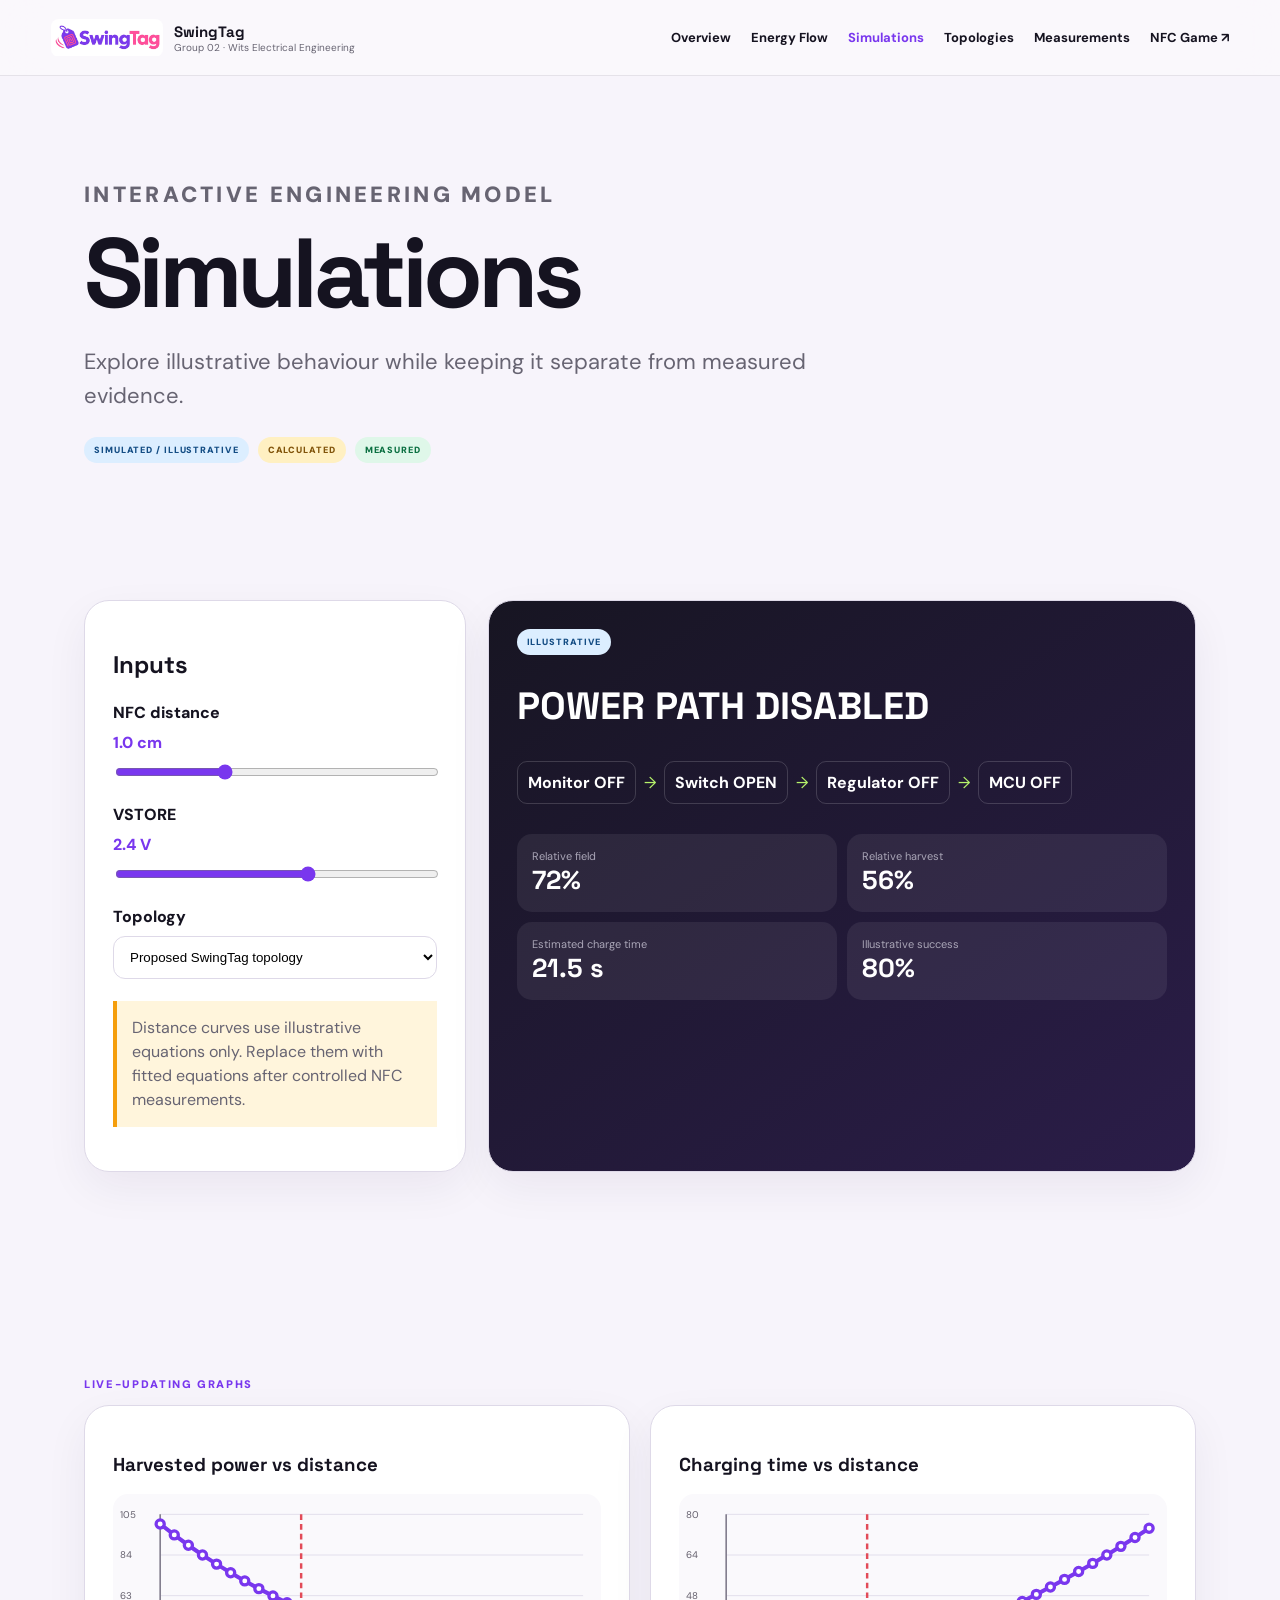
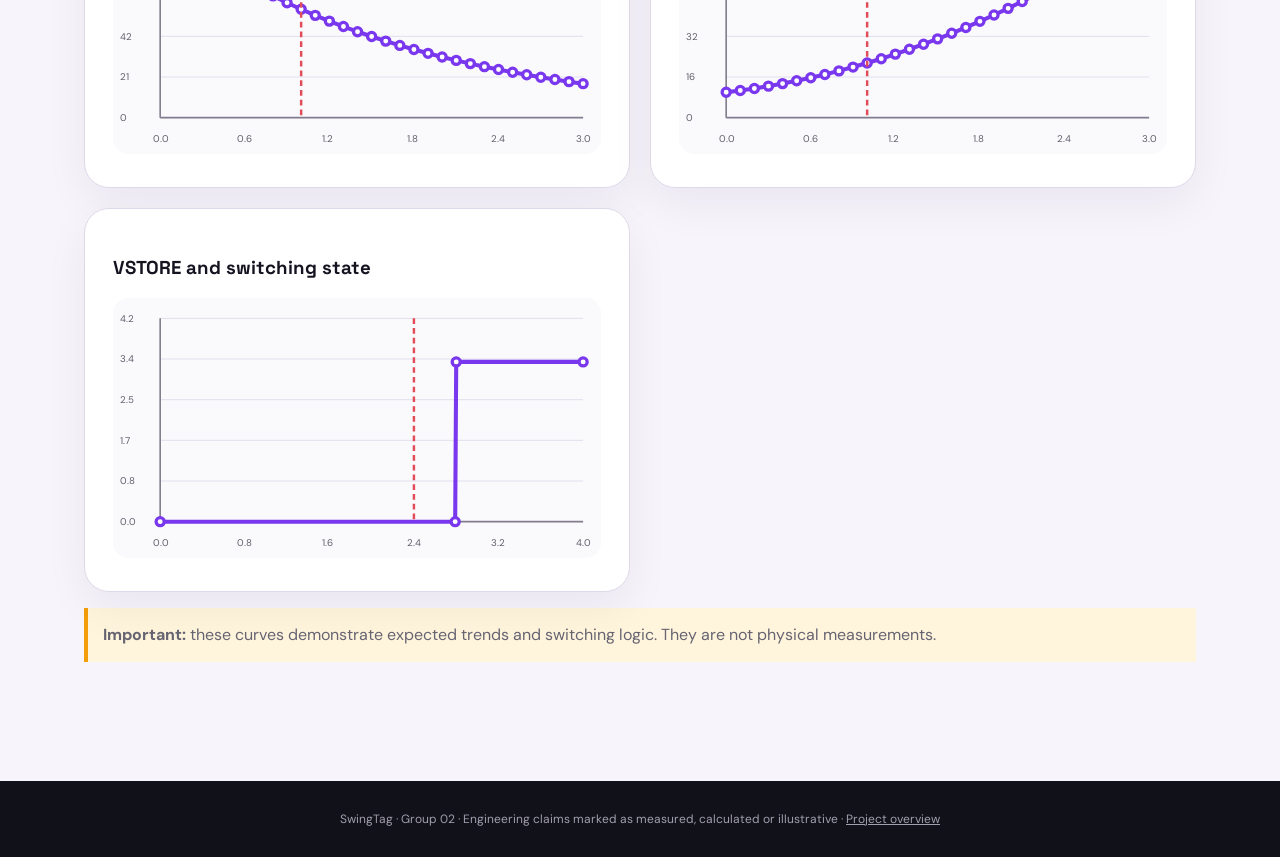
<file: simulations.html>
<!doctype html><html lang="en"><head><meta charset="utf-8"><meta name="viewport" content="width=device-width,initial-scale=1"><title>Simulations — SwingTag</title><link rel="preconnect" href="https://fonts.googleapis.com"><link rel="preconnect" href="https://fonts.gstatic.com" crossorigin><link href="https://fonts.googleapis.com/css2?family=DM+Sans:wght@400;500;600;700&family=Space+Grotesk:wght@600;700&display=swap" rel="stylesheet"><link rel="stylesheet" href="dashboard.css?v=3"></head><body data-page="simulations"><header class="site-header" data-shared-header></header><main>
<section class="page-hero"><p class="eyebrow">INTERACTIVE ENGINEERING MODEL</p><h1>Simulations</h1><p>Explore illustrative behaviour while keeping it separate from measured evidence.</p><div class="evidence-key"><span class="sim">SIMULATED / ILLUSTRATIVE</span><span class="calc">CALCULATED</span><span class="meas">MEASURED</span></div></section>
<section class="section sim-layout"><div class="control-panel"><h2>Inputs</h2><label>NFC distance <output id="distanceOut">1.0 cm</output><input id="distanceSlider" type="range" min="0" max="3" step="0.1" value="1"></label><label>VSTORE <output id="vstoreOut">2.4 V</output><input id="vstoreSlider" type="range" min="0" max="4" step="0.1" value="2.4"></label><label>Topology<select id="topologySelect"><option value="direct">Direct rectified harvest</option><option value="regulated">Harvest + storage + regulator</option><option value="supervised">Harvest + storage + supervisor</option><option value="swingtag" selected>Proposed SwingTag topology</option></select></label><p class="technical-note">Distance curves use illustrative equations only. Replace them with fitted equations after controlled NFC measurements.</p></div><div class="state-panel"><span class="sim badge">ILLUSTRATIVE</span><h2 id="simState">POWER PATH DISABLED</h2><div class="state-chain"><b id="monitorState">Monitor OFF</b><i>→</i><b id="switchState">Switch OPEN</b><i>→</i><b id="regulatorState">Regulator OFF</b><i>→</i><b id="mcuState">MCU OFF</b></div><div class="sim-metrics"><div><span>Relative field</span><strong id="fieldMetric">72%</strong></div><div><span>Relative harvest</span><strong id="powerMetric">56%</strong></div><div><span>Estimated charge time</span><strong id="chargeMetric">14.6 s</strong></div><div><span>Illustrative success</span><strong id="successMetric">76%</strong></div></div></div></section>
<section class="section"><p class="eyebrow">LIVE-UPDATING GRAPHS</p><div class="graph-grid"><article><h3>Harvested power vs distance</h3><svg id="powerDistanceGraph" viewBox="0 0 600 320"></svg></article><article><h3>Charging time vs distance</h3><svg id="chargeDistanceGraph" viewBox="0 0 600 320"></svg></article><article><h3>VSTORE and switching state</h3><svg id="switchingGraph" viewBox="0 0 600 320"></svg></article></div><p class="technical-note"><strong>Important:</strong> these curves demonstrate expected trends and switching logic. They are not physical measurements.</p></section>
</main><footer data-shared-footer></footer><script src="dashboard.js?v=3"></script></body></html>
</file>
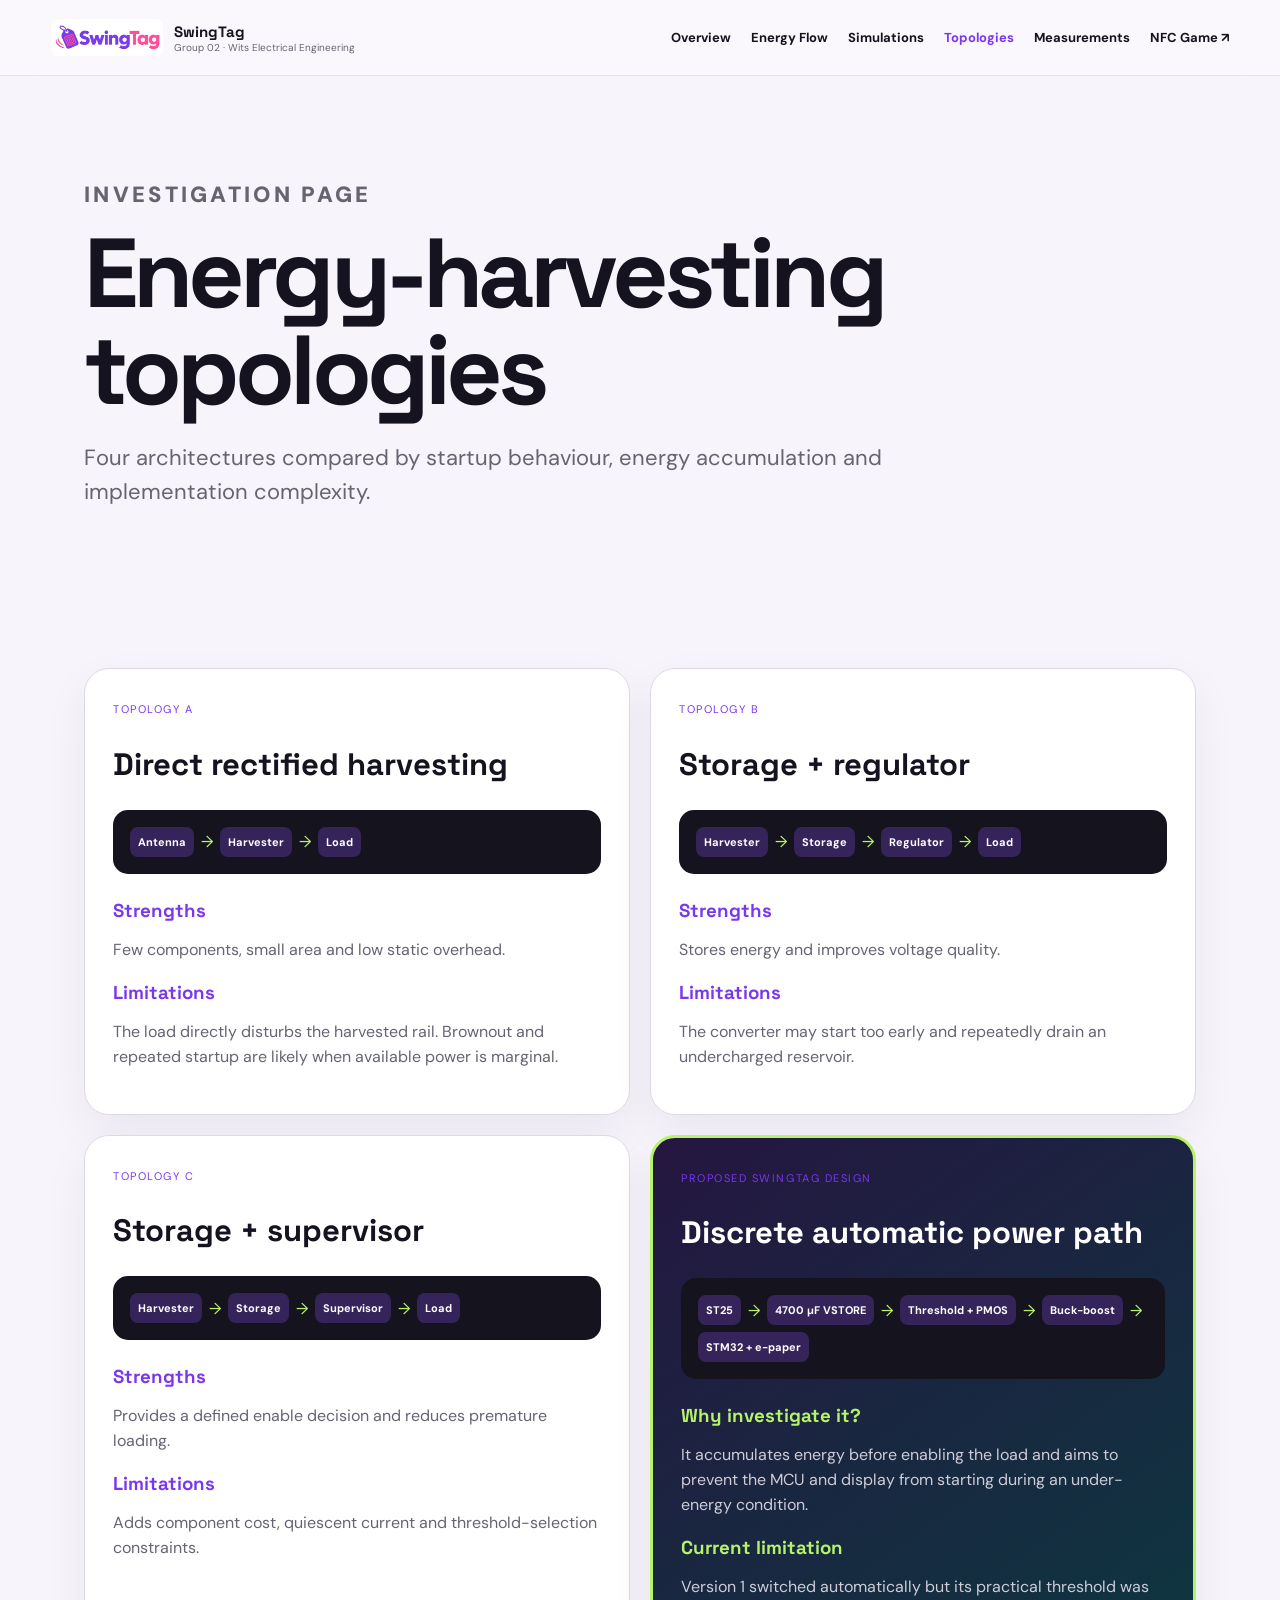
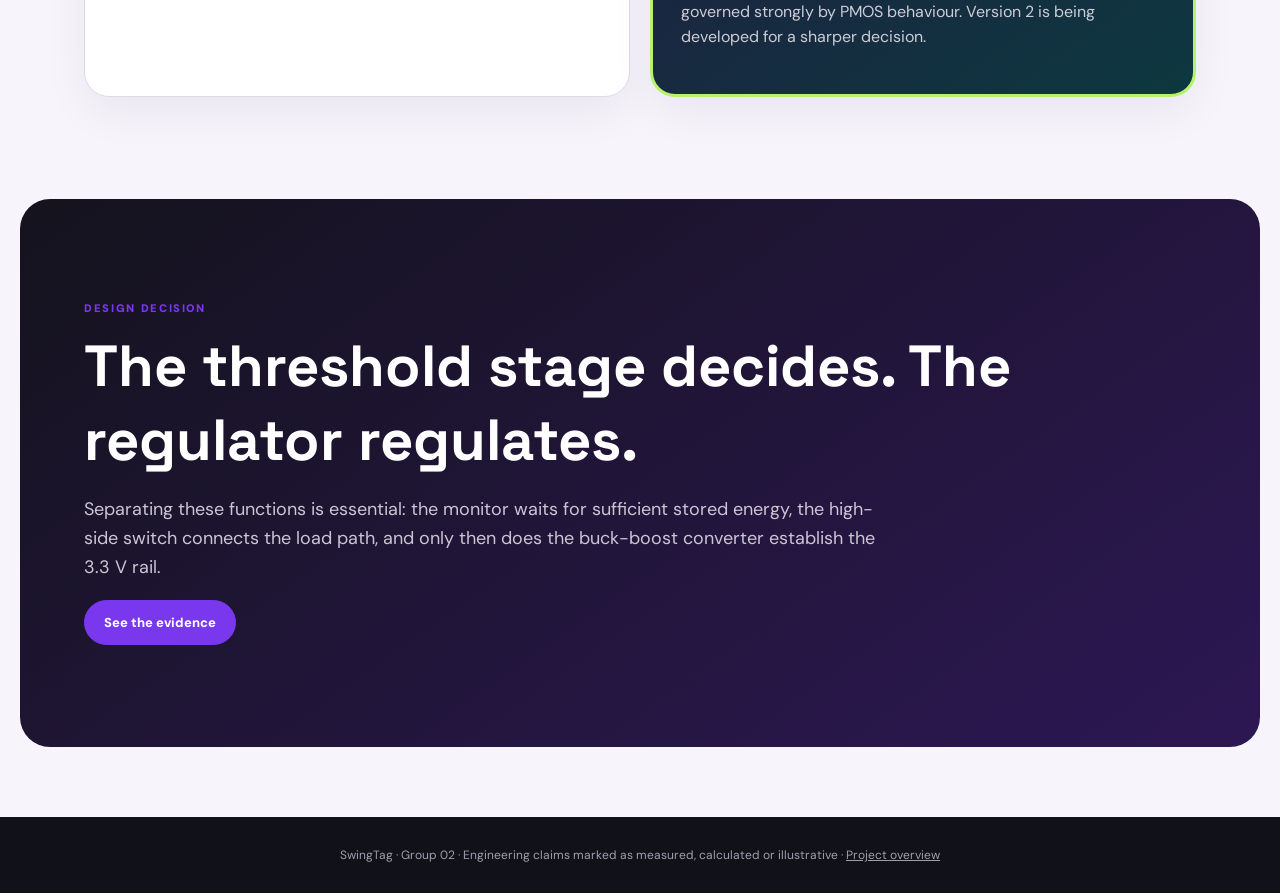
<file: topologies.html>
<!doctype html><html lang="en"><head><meta charset="utf-8"><meta name="viewport" content="width=device-width,initial-scale=1"><title>Topologies — SwingTag</title><link rel="preconnect" href="https://fonts.googleapis.com"><link rel="preconnect" href="https://fonts.gstatic.com" crossorigin><link href="https://fonts.googleapis.com/css2?family=DM+Sans:wght@400;500;600;700&family=Space+Grotesk:wght@600;700&display=swap" rel="stylesheet"><link rel="stylesheet" href="dashboard.css?v=3"></head><body data-page="topologies"><header class="site-header" data-shared-header></header><main><section class="page-hero"><p class="eyebrow">INVESTIGATION PAGE</p><h1>Energy-harvesting topologies</h1><p>Four architectures compared by startup behaviour, energy accumulation and implementation complexity.</p></section><section class="section topology-page-grid">
<article><span>TOPOLOGY A</span><h2>Direct rectified harvesting</h2><div class="block-flow"><b>Antenna</b><i>→</i><b>Harvester</b><i>→</i><b>Load</b></div><h3>Strengths</h3><p>Few components, small area and low static overhead.</p><h3>Limitations</h3><p>The load directly disturbs the harvested rail. Brownout and repeated startup are likely when available power is marginal.</p></article>
<article><span>TOPOLOGY B</span><h2>Storage + regulator</h2><div class="block-flow"><b>Harvester</b><i>→</i><b>Storage</b><i>→</i><b>Regulator</b><i>→</i><b>Load</b></div><h3>Strengths</h3><p>Stores energy and improves voltage quality.</p><h3>Limitations</h3><p>The converter may start too early and repeatedly drain an undercharged reservoir.</p></article>
<article><span>TOPOLOGY C</span><h2>Storage + supervisor</h2><div class="block-flow"><b>Harvester</b><i>→</i><b>Storage</b><i>→</i><b>Supervisor</b><i>→</i><b>Load</b></div><h3>Strengths</h3><p>Provides a defined enable decision and reduces premature loading.</p><h3>Limitations</h3><p>Adds component cost, quiescent current and threshold-selection constraints.</p></article>
<article class="proposed"><span>PROPOSED SWINGTAG DESIGN</span><h2>Discrete automatic power path</h2><div class="block-flow"><b>ST25</b><i>→</i><b>4700 µF VSTORE</b><i>→</i><b>Threshold + PMOS</b><i>→</i><b>Buck-boost</b><i>→</i><b>STM32 + e-paper</b></div><h3>Why investigate it?</h3><p>It accumulates energy before enabling the load and aims to prevent the MCU and display from starting during an under-energy condition.</p><h3>Current limitation</h3><p>Version 1 switched automatically but its practical threshold was governed strongly by PMOS behaviour. Version 2 is being developed for a sharper decision.</p></article></section><section class="section decision-panel"><p class="eyebrow">DESIGN DECISION</p><h2>The threshold stage decides. The regulator regulates.</h2><p>Separating these functions is essential: the monitor waits for sufficient stored energy, the high-side switch connects the load path, and only then does the buck-boost converter establish the 3.3 V rail.</p><a class="button primary" href="measurements.html">See the evidence</a></section></main><footer data-shared-footer></footer><script src="dashboard.js?v=3"></script></body></html>
</file>
<file: dashboard.css>
:root{--ink:#151320;--muted:#676472;--paper:#f7f4fb;--white:#fff;--purple:#7937ee;--pink:#fa4d9c;--blue:#147ee8;--cyan:#05c7d9;--green:#20a968;--lime:#b6f36b;--orange:#f59e0b;--red:#e24b58;--line:#ded9e8;--dark:#11111a}*{box-sizing:border-box}html{scroll-behavior:smooth}body{margin:0;color:var(--ink);background:var(--paper);font-family:"DM Sans",sans-serif}h1,h2,h3{font-family:"Space Grotesk",sans-serif}a{color:inherit}.site-header{position:sticky;z-index:50;top:0;display:flex;min-height:76px;align-items:center;justify-content:space-between;padding:10px clamp(18px,4vw,64px);border-bottom:1px solid rgba(40,30,70,.1);background:rgba(250,248,252,.92);backdrop-filter:blur(18px)}.brand{display:flex;align-items:center;gap:11px;text-decoration:none}.brand img{width:112px;height:38px;object-fit:contain;border-radius:8px}.brand span{display:grid}.brand strong{font:700 15px "Space Grotesk"}.brand small{color:var(--muted);font-size:10px}.site-nav{display:flex;align-items:center;gap:20px}.site-nav a{padding:7px 0;text-decoration:none;font-size:13px;font-weight:700}.site-nav a.active,.site-nav a:hover{color:var(--purple)}.menu-toggle{display:none;padding:9px 13px;border:1px solid var(--line);border-radius:999px;background:#fff;font-weight:800}.hero,.section,.page-hero{max-width:1240px;margin:auto;padding:clamp(60px,8vw,115px) clamp(22px,5vw,70px)}.home-hero{display:grid;min-height:calc(100vh - 76px);grid-template-columns:1.3fr .7fr;align-items:center;gap:55px}.eyebrow{margin:0 0 14px;color:var(--purple);font-size:11px;font-weight:900;letter-spacing:.15em}.hero h1,.page-hero h1{max-width:1000px;margin:0;font-size:clamp(40px,6vw,78px);line-height:.98;letter-spacing:-.05em}.lead,.page-hero>p{max-width:800px;color:var(--muted);font-size:clamp(17px,2vw,22px);line-height:1.55}.actions{display:flex;gap:12px;flex-wrap:wrap;margin-top:30px}.button{display:inline-flex;align-items:center;justify-content:center;padding:13px 19px;border:1px solid var(--line);border-radius:999px;color:var(--ink);background:#fff;text-decoration:none;font:800 13px "DM Sans";cursor:pointer}.button.primary{border-color:var(--purple);color:#fff;background:var(--purple)}.button:disabled{cursor:not-allowed;opacity:.55}.hero-tag{position:relative;display:flex;min-height:430px;align-items:center;justify-content:center}.tag-device{display:flex;width:280px;height:185px;flex-direction:column;align-items:center;justify-content:center;border:13px solid #292735;border-radius:26px;color:#171522;background:#f1ecd8;box-shadow:0 35px 85px rgba(61,37,106,.22);transform:rotate(-4deg)}.tag-device span{color:var(--purple);font-weight:900}.tag-device strong{font:800 45px "Space Grotesk"}.phone-mini{position:absolute;z-index:3;left:2%;display:grid;width:105px;height:190px;place-items:center;border:8px solid #201d2c;border-radius:26px;color:#fff;background:linear-gradient(145deg,#29283a,#0f0f16);font-weight:900;transform:rotate(8deg)}.field-waves{position:absolute;left:17%;width:170px}.field-waves i{display:block;height:34px;border-top:5px solid var(--cyan);border-radius:50%;animation:pulse 1.6s ease-in-out infinite}.field-waves i:nth-child(2){animation-delay:.25s}.field-waves i:nth-child(3){animation-delay:.5s}@keyframes pulse{50%{opacity:.25;transform:scale(1.08)}}.question-section blockquote{margin:20px 0 38px;padding:28px;border-left:7px solid var(--purple);border-radius:0 24px 24px 0;background:#fff;font:700 clamp(24px,3vw,38px)/1.28 "Space Grotesk"}.metric-grid,.nav-card-grid,.topology-page-grid,.graph-grid{display:grid;gap:20px}.metric-grid{grid-template-columns:repeat(3,1fr)}.metric-grid article,.nav-card-grid a,.topology-page-grid article,.graph-grid article,.control-panel,.state-panel{padding:28px;border:1px solid var(--line);border-radius:25px;background:#fff;box-shadow:0 16px 44px rgba(41,24,75,.06)}.metric-grid b,.nav-card-grid span,.topology-page-grid>article>span{color:var(--purple);font-size:11px;letter-spacing:.14em}.metric-grid h3,.nav-card-grid h3{margin:14px 0 6px;font-size:24px}.metric-grid p,.nav-card-grid p,.topology-page-grid p{color:var(--muted);line-height:1.55}.system-summary{display:grid;gap:28px}.system-summary h2,.section>h2{margin:0;font-size:clamp(32px,5vw,58px)}.architecture-strip{display:flex;align-items:center;gap:9px;flex-wrap:wrap;padding:24px;border-radius:24px;color:#fff;background:var(--dark)}.architecture-strip span{padding:10px 12px;border:1px solid rgba(255,255,255,.16);border-radius:12px;background:rgba(255,255,255,.06);font-weight:800}.architecture-strip i{color:var(--lime);font-style:normal}.observation{display:flex;gap:18px;padding:22px;border:1px solid #f0c85c;border-radius:18px;background:#fff7d8}.observation strong{flex:0 0 210px}.observation span{line-height:1.55}.nav-card-grid{grid-template-columns:repeat(2,1fr)}.nav-card-grid a{text-decoration:none;transition:.25s}.nav-card-grid a:hover{border-color:var(--purple);transform:translateY(-4px)}footer{padding:30px;text-align:center;color:#a29eae;background:#11111a;font-size:12px}.page-hero{padding-bottom:35px}.page-hero h1{font-size:clamp(48px,8vw,98px)}.evidence-key{display:flex;gap:9px;flex-wrap:wrap;margin-top:24px}.evidence-key span,.badge{padding:7px 10px;border-radius:999px;font-size:9px;font-weight:900;letter-spacing:.1em}.sim{color:#144d84;background:#dceeff}.calc{color:#81540a;background:#fff0c2}.meas{color:#0c7042;background:#dff7e9}
/* Energy flow */.flow-page{background:#0d0d16}.flow-stage{min-height:calc(100vh - 76px);padding:30px clamp(20px,4vw,70px);overflow:hidden;color:#fff;background:radial-gradient(circle at 18% 15%,rgba(121,55,238,.35),transparent 30%),radial-gradient(circle at 84% 75%,rgba(5,199,217,.2),transparent 32%),#0d0d16}.flow-heading,.live-bar{display:flex;align-items:center;justify-content:space-between;gap:20px}.flow-heading h1{margin:0;font-size:clamp(35px,5vw,64px)}.character-scene{position:relative;height:110px;margin:18px 0;overflow:hidden;border-bottom:2px solid rgba(255,255,255,.12)}.runner,.reveal-runner{position:absolute;bottom:5px;width:55px;height:90px;animation:runBob .35s ease-in-out infinite alternate}.runner.max{left:5%;animation:runAcross 7s ease-in-out infinite}.runner.sergio{left:20%;animation:runAcross2 7s ease-in-out infinite}.runner .head,.reveal-runner .head{position:absolute;top:0;left:15px;width:27px;height:27px;border-radius:50%;background:#8f572f}.runner .body,.reveal-runner .body{position:absolute;top:27px;left:11px;width:36px;height:38px;border-radius:12px;background:var(--purple)}.runner.sergio .body{background:var(--pink)}.runner .legs{position:absolute;top:62px;left:15px;width:29px;height:25px;border-right:7px solid #fff;border-left:7px solid #fff;transform:skew(-12deg)}.runner b{position:absolute;top:30px;left:-40px;font-size:11px}.held-phone{position:absolute;top:30px;right:-16px;padding:7px 3px;border-radius:4px;color:#111;background:#fff;font-size:6px}.scene-tag{position:absolute;right:4%;bottom:12px;display:grid;width:105px;height:72px;place-items:center;border:5px solid #fff;border-radius:12px;background:#eee8d7;color:#1a1821;font-size:9px;font-weight:900}.scene-tag .coil{position:absolute;inset:8px;border:2px solid var(--orange);border-radius:8px}.scene-field{position:absolute;right:15%;bottom:24px;width:100px}.scene-field i{display:block;height:18px;border-top:3px solid var(--cyan);border-radius:50%;animation:pulse 1.2s infinite}@keyframes runAcross{50%{left:52%}}@keyframes runAcross2{50%{left:62%}}@keyframes runBob{to{transform:translateY(3px)}}.flow-window{overflow:hidden;border:1px solid rgba(255,255,255,.13);border-radius:28px;background:rgba(255,255,255,.045)}.flow-track{display:flex;transition:transform .7s cubic-bezier(.2,.8,.2,1)}.flow-track article{display:grid;min-width:100%;min-height:390px;grid-template-columns:.7fr 1fr;grid-template-rows:auto 1fr auto;align-items:center;gap:10px 60px;padding:45px clamp(30px,8vw,110px)}.flow-track article>span{grid-column:1/-1;color:var(--lime);font-size:10px;font-weight:900;letter-spacing:.15em}.flow-track article>div{grid-row:2/4}.flow-track h2{margin:0;font-size:clamp(36px,6vw,72px)}.flow-track p{color:#c5c2d0;font-size:17px;line-height:1.6}.stage-icon,.epaper-stage,.reservoir-large,.status-orb{display:grid;width:210px;height:210px;place-items:center;border-radius:50%;text-align:center;background:linear-gradient(145deg,var(--purple),#25164a);box-shadow:0 0 70px rgba(121,55,238,.35);font:800 22px "Space Grotesk"}.nfc-icon{border:8px double var(--cyan)}.chip-icon{border-radius:28px}.regulator-icon{border-radius:28px;background:linear-gradient(145deg,#4a2a8b,#087d88)}.regulator-icon b{color:var(--lime)}.reservoir-large{position:relative;overflow:hidden;border:7px solid #fff;border-radius:35px;background:rgba(255,255,255,.06)}.reservoir-large i{position:absolute;right:0;bottom:0;left:0;height:0;background:linear-gradient(var(--lime),var(--cyan));transition:.2s}.reservoir-large b{z-index:2;text-shadow:0 2px 8px #000}.status-orb{color:#fff;background:var(--red)}.status-orb.on{background:var(--green);box-shadow:0 0 70px rgba(32,169,104,.45)}.epaper-stage{border:14px solid #252331;border-radius:25px;color:#171522;background:#eee9d6}.epaper-stage small{color:var(--purple)}.stage-dots{display:flex;justify-content:center;gap:8px;padding:20px}.stage-dots button{width:32px;height:7px;border:0;border-radius:99px;background:rgba(255,255,255,.2);cursor:pointer}.stage-dots button.active{width:70px;background:linear-gradient(90deg,var(--purple),var(--pink),var(--lime))}.live-bar{padding:17px 23px;border-radius:18px;background:rgba(255,255,255,.07)}.live-bar div{display:grid;gap:4px}.live-bar span{color:var(--lime);font-size:9px;font-weight:900;letter-spacing:.12em}.name-lab{display:grid;grid-template-columns:1fr 1fr;gap:60px;color:#fff}.name-lab h2{color:#fff}.name-lab p,.name-lab small{color:#aaa6b7}.name-lab label{display:block;margin-bottom:8px;font-weight:800}.name-lab form>div{display:flex;gap:8px}.name-lab input{flex:1;padding:15px;border:0;border-radius:14px;font:600 16px "DM Sans"}.name-lab small{display:block;margin-top:10px}.success-reveal{position:fixed;z-index:100;inset:0;display:none;place-items:center;overflow:hidden;color:#fff;background:radial-gradient(circle,#6f32df,#100b22 65%)}.success-reveal.show{display:grid}.success-reveal>button{position:absolute;top:25px;right:30px;border:0;color:#fff;background:transparent;font-size:45px;cursor:pointer}.presented-tag{display:flex;width:min(700px,75vw);height:min(420px,52vw);flex-direction:column;align-items:center;justify-content:center;border:25px solid #201e2b;border-radius:45px;color:#171522;background:#efe9d3;box-shadow:0 0 0 12px #fff,0 40px 130px #000;animation:tagReveal .8s cubic-bezier(.2,.9,.2,1)}.presented-tag span{color:var(--purple);font-weight:900}.presented-tag strong{max-width:80%;margin:25px 0;text-align:center;font:800 clamp(25px,5vw,60px)/1.05 "Space Grotesk"}.success-reveal>p{font-size:18px;font-weight:800}.reveal-runner{z-index:2;bottom:8%;transform:scale(1.8)}.reveal-runner.left{left:5%}.reveal-runner.right{right:5%}.reveal-runner b{position:absolute;top:70px}@keyframes tagReveal{from{opacity:0;transform:scale(.4) rotate(-10deg)}}
/* Simulations + charts */.sim-layout{display:grid;grid-template-columns:.7fr 1.3fr;gap:22px}.control-panel label{display:grid;gap:9px;margin:22px 0;font-weight:800}.control-panel output{color:var(--purple)}input[type=range]{width:100%;accent-color:var(--purple)}select{padding:12px;border:1px solid var(--line);border-radius:12px;background:#fff}.technical-note{padding:15px;border-left:4px solid var(--orange);color:var(--muted);background:#fff5dc;line-height:1.5}.state-panel{color:#fff;background:linear-gradient(145deg,#171522,#2b1d49)}.state-panel h2{font-size:38px}.state-chain{display:flex;gap:8px;align-items:center;flex-wrap:wrap}.state-chain b{padding:10px;border:1px solid rgba(255,255,255,.16);border-radius:10px}.state-chain i{color:var(--lime)}.sim-metrics{display:grid;grid-template-columns:repeat(2,1fr);gap:10px;margin-top:30px}.sim-metrics div{display:grid;padding:15px;border-radius:15px;background:rgba(255,255,255,.07)}.sim-metrics span{color:#aaa6b7;font-size:11px}.sim-metrics strong{font:800 26px "Space Grotesk"}.graph-grid{grid-template-columns:repeat(2,1fr)}.graph-grid article svg{width:100%;height:auto;border-radius:15px;background:#faf9fc}.measured-grid article:last-child{grid-column:1/-1}.chart-grid{stroke:#ded9e8;stroke-width:1}.chart-axis{stroke:#827d8e;stroke-width:2}.chart-primary{fill:none;stroke:var(--purple);stroke-width:5}.chart-secondary{fill:none;stroke:var(--green);stroke-width:4}.chart-tertiary{fill:none;stroke:var(--pink);stroke-width:4}.chart-ideal{fill:none;stroke:var(--orange);stroke-width:3;stroke-dasharray:10 8}.chart-point{fill:#fff;stroke:var(--purple);stroke-width:4}.chart-label{fill:#625e6b;font:12px "DM Sans"}
/* Topologies */.topology-page-grid{grid-template-columns:repeat(2,1fr)}.topology-page-grid article{position:relative;overflow:hidden}.topology-page-grid h2{font-size:31px}.topology-page-grid h3{margin-bottom:0;color:var(--purple)}.topology-page-grid .proposed{border:3px solid var(--lime);color:#fff;background:linear-gradient(145deg,#251640,#0d3840)}.topology-page-grid .proposed p{color:#cfccd8}.topology-page-grid .proposed h3{color:var(--lime)}.block-flow{display:flex;gap:7px;align-items:center;flex-wrap:wrap;margin:25px 0;padding:17px;border-radius:15px;background:#15131e}.block-flow b{padding:8px;border-radius:8px;color:#fff;background:#35245a;font-size:11px}.block-flow i{color:var(--lime);font-style:normal}.decision-panel{margin-bottom:70px;border-radius:30px;color:#fff;background:linear-gradient(145deg,#14131d,#2d1754)}.decision-panel p:not(.eyebrow){max-width:800px;color:#cbc6d4;font-size:18px;line-height:1.6}
@media(max-width:900px){.home-hero,.name-lab,.sim-layout{grid-template-columns:1fr}.hero-tag{min-height:320px}.metric-grid,.topology-page-grid,.graph-grid,.nav-card-grid{grid-template-columns:1fr}.measured-grid article:last-child{grid-column:auto}.flow-track article{grid-template-columns:1fr;min-height:520px;text-align:center}.flow-track article>div{grid-row:auto;margin:auto}.flow-track article>span{grid-column:auto}.flow-track h2{font-size:40px}.character-scene{height:85px}.live-bar{align-items:flex-start;flex-direction:column}.name-lab form>div{flex-direction:column}.presented-tag{width:75vw;height:60vw}.reveal-runner{display:none}.site-nav{position:absolute;top:75px;right:15px;display:none;width:260px;padding:20px;flex-direction:column;align-items:flex-start;border:1px solid var(--line);border-radius:18px;background:#fff}.site-nav.open{display:flex}.menu-toggle{display:block}.brand span{display:none}.observation{flex-direction:column}.observation strong{flex:auto}}@media(max-width:520px){.hero,.section,.page-hero{padding-right:18px;padding-left:18px}.home-hero h1{font-size:38px}.hero-tag{transform:scale(.82)}.sim-metrics{grid-template-columns:1fr}.character-scene{display:none}.flow-stage{padding:22px 12px}.flow-heading{align-items:flex-start;flex-direction:column}.stage-icon,.epaper-stage,.reservoir-large,.status-orb{width:165px;height:165px}.presented-tag{width:82vw;height:80vw;border-width:14px}}@media(prefers-reduced-motion:reduce){*{scroll-behavior:auto!important;animation-duration:.001ms!important;animation-iteration-count:1!important;transition-duration:.001ms!important}}
</file>
<file: energy-flow.css>
.original-flow{min-height:calc(100vh - 76px);overflow:hidden;color:#fff;background:radial-gradient(circle at 12% 18%,rgba(121,55,238,.38),transparent 30%),radial-gradient(circle at 88% 80%,rgba(5,199,217,.18),transparent 32%),#0d0d16}.original-flow-head,.live-state{display:flex;align-items:center;justify-content:space-between;gap:25px;padding:24px clamp(22px,4vw,58px);border-bottom:1px solid rgba(255,255,255,.1)}.original-flow-head h1{margin:0;font-size:clamp(20px,2.2vw,32px)}.replay-dark{border-color:rgba(255,255,255,.25);color:#fff;background:rgba(255,255,255,.08)}.flow-scroll{padding:30px 12px;overflow-x:auto;scrollbar-color:var(--lime) rgba(255,255,255,.08)}.seven-stage-flow{display:flex;min-width:1780px;align-items:stretch}.flow-card{position:relative;flex:0 0 225px;min-height:340px;padding:19px 15px;border:1px solid rgba(255,255,255,.15);border-radius:24px;background:rgba(8,8,15,.42);opacity:.46;transition:.35s}.flow-card.active{border-color:var(--lime);background:linear-gradient(145deg,rgba(121,55,238,.4),rgba(5,199,217,.13));box-shadow:0 0 0 3px rgba(182,243,107,.09),0 20px 45px rgba(0,0,0,.26);opacity:1;transform:translateY(-4px)}.flow-card.complete{opacity:.82}.flow-card>span{display:block;min-height:25px;color:#81e3ec;font-size:8px;font-weight:900;letter-spacing:.11em}.flow-card h2{margin:15px 0 8px;font-size:18px}.flow-card>p{color:#aaa6b6;font-size:11px;line-height:1.45}.energy-link{position:relative;flex:0 0 42px;align-self:center;height:3px;background:rgba(255,255,255,.18);opacity:.18;transition:.25s}.energy-link.on{opacity:1}.energy-link::after{content:"›";position:absolute;top:-14px;right:-2px;color:var(--lime);font-size:24px}.energy-link i{position:absolute;top:-3px;left:-5px;width:9px;height:9px;border-radius:50%;background:var(--lime);box-shadow:0 0 14px var(--lime);animation:energyTravel 1.25s linear infinite}.energy-link i:nth-child(2){animation-delay:.4s}.energy-link i:nth-child(3){animation-delay:.8s}@keyframes energyTravel{from{opacity:0;transform:translateX(0) scale(.6)}20%{opacity:1}to{opacity:0;transform:translateX(41px) scale(1.2)}}.phone-field-visual{position:relative;height:110px}.flow-phone{position:absolute;left:22px;bottom:4px;width:48px;height:86px;border:5px solid #fff;border-radius:11px;transform:rotate(-7deg)}.flow-phone i{position:absolute;right:12px;bottom:6px;left:12px;height:4px;border-radius:99px;background:var(--cyan)}.flow-arcs i{position:absolute;top:30px;left:83px;border:4px solid var(--cyan);border-top-color:transparent;border-bottom-color:transparent;border-left-color:transparent;border-radius:50%;animation:pulse 1.3s infinite}.flow-arcs i:nth-child(1){width:30px;height:42px}.flow-arcs i:nth-child(2){top:20px;width:50px;height:62px;animation-delay:.2s}.flow-arcs i:nth-child(3){top:10px;width:70px;height:82px;animation-delay:.4s}.flow-coil{position:relative;width:105px;height:105px;margin:5px auto;border-radius:17px;background:#15392b;box-shadow:inset 0 0 0 3px rgba(255,255,255,.12)}.flow-coil i{position:absolute;border:3px solid var(--orange);border-radius:13px}.flow-coil i:nth-child(1){inset:10px}.flow-coil i:nth-child(2){inset:20px}.flow-coil i:nth-child(3){inset:30px}.flow-coil i:nth-child(4){inset:42px;border-radius:50%;background:#adb7a8}.flow-card.active .flow-coil{filter:drop-shadow(0 0 18px rgba(245,158,11,.7))}.flow-chip{position:relative;display:grid;width:95px;height:95px;margin:10px auto;place-items:center;border-radius:14px;background:linear-gradient(145deg,var(--purple),#35196a);font:800 20px "Space Grotesk"}.flow-chip i{position:absolute;width:14px;height:3px;background:#bbb7c4}.flow-chip i:nth-of-type(1){top:20px;left:-10px}.flow-chip i:nth-of-type(2){bottom:20px;left:-10px}.flow-chip i:nth-of-type(3){top:20px;right:-10px}.flow-chip i:nth-of-type(4){right:-10px;bottom:20px}.flow-reservoir{position:relative;width:90px;height:110px;margin:0 auto;overflow:hidden;border:4px solid #fff;border-radius:18px 18px 24px 24px;background:rgba(255,255,255,.05)}.flow-reservoir::before{content:"";position:absolute;z-index:3;top:0;left:29px;width:25px;height:7px;border-radius:0 0 5px 5px;background:#fff}.flow-reservoir i{position:absolute;right:0;bottom:0;left:0;height:0;background:linear-gradient(var(--lime),var(--cyan));transition:.14s}.flow-reservoir b{position:absolute;z-index:2;inset:0;display:grid;place-items:center;text-shadow:0 1px 5px #000}.live-quantities{display:grid;gap:5px}.live-quantities b{display:flex;justify-content:space-between;padding:7px;border-radius:8px;background:rgba(255,255,255,.06);font-size:9px}.live-quantities output{color:var(--lime)}.threshold-display small{color:#aaa6b7;font-weight:900}.threshold-display strong{display:block;margin:5px 0 10px;font:800 28px "Space Grotesk"}.threshold-display>div{height:8px;border-radius:99px;background:rgba(255,255,255,.13)}.threshold-display>div i{display:block;width:0;height:100%;border-radius:inherit;background:linear-gradient(90deg,var(--pink) 0 87.5%,var(--lime) 87.5%);transition:.14s}.switch-pill{display:inline-block;margin-top:18px;padding:8px 10px;border-radius:99px;color:#ffc2dc;background:rgba(250,77,156,.15);font-size:9px;font-weight:900}.switch-pill.on{color:#ddffb6;background:rgba(182,243,107,.14)}.regulator-box{display:grid;min-height:110px;padding:15px;place-items:center;border:1px solid rgba(255,255,255,.13);border-radius:15px;background:linear-gradient(145deg,rgba(121,55,238,.26),rgba(5,199,217,.14))}.regulator-box small{color:#9c98aa}.regulator-box strong{color:var(--pink);font-size:20px}.regulator-box.on strong{color:var(--lime);text-shadow:0 0 14px rgba(182,243,107,.5)}.output-pair{display:flex;min-height:110px;align-items:center;justify-content:center;gap:8px}.output-pair>div{display:grid;width:68px;height:66px;place-items:center;border-radius:9px;background:var(--cyan);color:#172029;font-size:9px;text-align:center}.flow-epaper{border:6px solid #292735!important;background:#ede7d4!important}.flow-epaper small{color:var(--purple);font-size:7px}.flow-epaper strong{font-size:9px}.flow-epaper.refresh{animation:epaperFlash .22s steps(2) 6}@keyframes epaperFlash{50%{filter:invert(1)}}.energy-budget-panel{display:grid;grid-template-columns:1.25fr .8fr 1fr;gap:22px;padding:22px clamp(22px,4vw,58px);border-top:1px solid rgba(255,255,255,.1);background:rgba(255,255,255,.045)}.energy-budget-panel>div{display:grid;gap:6px}.energy-budget-panel span,.live-state span{color:var(--lime);font-size:9px;font-weight:900;letter-spacing:.12em}.energy-budget-panel>div>strong{font:800 24px "Space Grotesk"}.energy-budget-panel small{color:#aaa6b7;font-size:10px}.energy-meter{position:relative;height:12px;border-radius:99px;background:rgba(255,255,255,.13)}.energy-meter i{display:block;width:0;height:100%;border-radius:inherit;background:linear-gradient(90deg,var(--orange),var(--lime));transition:.14s}.energy-meter b{position:absolute;top:-5px;left:87.1%;width:3px;height:22px;background:#fff;box-shadow:0 0 9px #fff}.condition-list b{padding:9px;border-radius:9px;color:#ffc2dc;background:rgba(250,77,156,.12);font-size:11px}.condition-list b.met{color:#dfffba;background:rgba(182,243,107,.12)}.live-state{border-top:1px solid rgba(255,255,255,.1);border-bottom:0}.live-state>div{display:grid;gap:6px}.live-state>div:last-child{text-align:right}.live-state>div:last-child strong{color:var(--pink);font-size:25px}.original-flow.power-on .live-state>div:last-child strong{color:var(--lime)}.flow-disclaimer{margin:0;padding:16px clamp(22px,4vw,58px) 22px;color:#aaa6b7;font-size:11px}.queue-lab{display:grid;grid-template-columns:1fr 1fr;gap:60px;color:#fff}.queue-lab h2{color:#fff}.queue-lab p,.queue-lab small{color:#aaa6b7}.queue-lab label{display:block;margin-bottom:8px;font-weight:800}.queue-lab form>div:first-of-type{display:flex;gap:8px}.queue-lab input{flex:1;padding:15px;border:0;border-radius:14px;font:600 16px "DM Sans"}.pending-update{display:grid;gap:4px;margin:14px 0;padding:14px;border:1px solid rgba(255,255,255,.14);border-radius:14px;background:rgba(255,255,255,.06)}.pending-update span{color:var(--lime);font-size:9px;font-weight:900;letter-spacing:.12em}.success-actions{display:flex;gap:10px}.success-actions .button{min-width:170px}@media(max-width:900px){.energy-budget-panel,.queue-lab{grid-template-columns:1fr}.original-flow-head,.live-state{align-items:flex-start;flex-direction:column}.live-state>div:last-child{text-align:left}.queue-lab form>div:first-of-type{flex-direction:column}}@media(max-width:520px){.success-actions{flex-direction:column}.success-reveal>p{text-align:center;padding:0 18px}.seven-stage-flow{min-width:1710px}.flow-card{flex-basis:215px}}
</file>
<file: flow-brand.css>
body[data-page="energy"]{background:#fff6fb;background-image:radial-gradient(circle at 8% 8%,rgba(250,77,156,.16),transparent 28%),radial-gradient(circle at 92% 25%,rgba(121,55,238,.14),transparent 30%),linear-gradient(155deg,#fff 0%,#fff3f9 42%,#f6f0ff 75%,#fff 100%);background-attachment:fixed}.flow-page{padding:30px 0 90px;background:transparent}.original-flow{width:min(1880px,calc(100% - 36px));margin:0 auto 46px;border:1px solid rgba(121,55,238,.18);border-radius:34px;background:radial-gradient(circle at 8% 12%,rgba(250,77,156,.24),transparent 27%),radial-gradient(circle at 92% 82%,rgba(5,199,217,.17),transparent 30%),linear-gradient(145deg,#17101f,#0d1520 58%,#13101d);box-shadow:0 30px 90px rgba(76,36,108,.19);isolation:isolate}.original-flow-head{background:linear-gradient(90deg,rgba(250,77,156,.13),rgba(121,55,238,.08),transparent)}.original-flow-head .eyebrow{color:#ff80bb}.replay-dark{border-color:rgba(255,255,255,.32);background:rgba(255,255,255,.1);box-shadow:inset 0 1px rgba(255,255,255,.14)}.replay-dark:hover{color:#2b1726;background:#fff}.flow-scroll{background:linear-gradient(180deg,rgba(255,255,255,.025),transparent)}.flow-card{border-color:rgba(255,255,255,.13);background:linear-gradient(155deg,rgba(255,255,255,.07),rgba(255,255,255,.025));box-shadow:inset 0 1px rgba(255,255,255,.06)}.flow-card.active{border-color:#ff70b1;background:linear-gradient(145deg,rgba(250,77,156,.26),rgba(121,55,238,.25),rgba(5,199,217,.12));box-shadow:0 0 0 3px rgba(250,77,156,.1),0 22px 52px rgba(0,0,0,.3)}.flow-card>span{color:#ff8fc2}.energy-link i{background:linear-gradient(135deg,#fff,#b6f36b 42%,#ff66ad);box-shadow:0 0 16px #ff69af,0 0 8px var(--lime)}.energy-budget-panel{background:linear-gradient(90deg,rgba(250,77,156,.08),rgba(121,55,238,.07),rgba(255,255,255,.03))}.energy-budget-panel span,.live-state span{color:#ff84bd}.live-state{background:rgba(255,255,255,.025)}.queue-lab{margin:0 auto;padding:clamp(36px,5vw,72px);border:1px solid rgba(250,77,156,.2);border-radius:32px;color:var(--ink);background:rgba(255,255,255,.9);box-shadow:0 25px 70px rgba(93,47,118,.12);backdrop-filter:blur(16px)}.queue-lab h2{color:var(--ink)}.queue-lab p,.queue-lab small{color:var(--muted)}.queue-lab label{color:var(--purple)}.queue-lab input{border:2px solid #f1d7e7;color:var(--ink);background:#fff}.queue-lab input:focus{border-color:var(--pink);outline:4px solid rgba(250,77,156,.12)}.pending-update{border-color:rgba(250,77,156,.18);background:linear-gradient(135deg,#fff0f7,#f5efff)}.pending-update span{color:var(--pink)}.success-reveal{background:radial-gradient(circle at 50% 34%,#ff8fc6 0%,#8a40f1 34%,#291337 74%,#100916 100%)}.presented-tag{border-color:#2d2132;background:linear-gradient(145deg,#fff,#fff4f8 58%,#f2e9ff);box-shadow:0 0 0 12px #fff,0 0 0 18px rgba(250,77,156,.5),0 42px 140px rgba(20,4,29,.65)}.presented-tag span{color:var(--pink)}.success-actions .button:not(.primary){border-color:#fff;color:#fff;background:rgba(255,255,255,.12)}footer[data-shared-footer]{background:linear-gradient(90deg,#2b1532,#5a2273,#2b1532)}@media(max-width:900px){.flow-page{padding-top:16px}.original-flow{width:calc(100% - 20px);border-radius:24px}.queue-lab{width:calc(100% - 24px);border-radius:24px}}@media(prefers-reduced-motion:reduce){body[data-page="energy"]{background-attachment:scroll}}
</file>
<file: mobile-flow.css>
.mobile-swipe-hint{display:none}
@media(max-width:900px){
  .mobile-swipe-hint{display:flex;align-items:center;justify-content:center;gap:12px;margin:0;padding:12px 18px;color:#fbc6df;background:rgba(250,77,156,.08);font-size:11px;font-weight:900;letter-spacing:.06em;text-transform:uppercase}
  .mobile-swipe-hint span{color:var(--lime);font-size:18px;animation:swipeHint 1.4s ease-in-out infinite alternate}
  .flow-scroll{overflow-x:auto;overflow-y:hidden;padding:20px calc((100vw - min(82vw,340px))/2);scroll-snap-type:x mandatory;scroll-padding-inline:calc((100vw - min(82vw,340px))/2);overscroll-behavior-x:contain;overscroll-behavior-y:none;-webkit-overflow-scrolling:touch;touch-action:pan-x;scrollbar-width:none}
  .flow-scroll::-webkit-scrollbar{display:none}
  .seven-stage-flow{width:max-content;min-width:0;align-items:stretch}
  .flow-card{flex:0 0 min(82vw,340px);min-height:430px;scroll-snap-align:center;scroll-snap-stop:always}
  .energy-link{flex:0 0 34px}
  .energy-link i{animation-duration:1s}
  .original-flow-head{padding-bottom:20px}
}
@keyframes swipeHint{from{transform:translateX(-4px)}to{transform:translateX(4px)}}
@media(prefers-reduced-motion:reduce){.mobile-swipe-hint span{animation:none}}
</file>
<file: energy-failure.css>
.energy-failure{position:fixed;z-index:120;inset:0;display:flex;visibility:hidden;flex-direction:column;align-items:center;justify-content:center;gap:16px;padding:clamp(28px,6vw,80px);text-align:center;color:#fff;background:radial-gradient(circle at 50% 38%,rgba(255,79,154,.34),transparent 28%),linear-gradient(145deg,#180c28 0%,#351045 48%,#100f19 100%);opacity:0;transform:scale(1.04);transition:opacity .32s ease,transform .32s ease,visibility .32s}
.energy-failure.show{visibility:visible;opacity:1;transform:none}
.energy-failure .failure-close{position:absolute;top:22px;right:24px;width:48px;height:48px;border:1px solid rgba(255,255,255,.25);border-radius:50%;color:#fff;background:rgba(255,255,255,.08);font-size:28px;cursor:pointer}
.energy-failure h2{max-width:950px;margin:0;font:800 clamp(42px,7vw,92px)/.98 "Space Grotesk";letter-spacing:-.055em}
.energy-failure>p:not(.eyebrow){max-width:760px;margin:0;color:#eee5f2;font-size:clamp(17px,2vw,23px);line-height:1.55}
.energy-failure>strong{max-width:720px;color:var(--lime);font-size:clamp(13px,1.3vw,17px);line-height:1.5}
.energy-failure .button{margin-top:10px;min-width:210px;font-size:17px}
.failure-battery{position:relative;width:138px;height:72px;padding:7px;border:5px solid #fff;border-radius:15px}
.failure-battery::after{content:"";position:absolute;right:-15px;top:20px;width:10px;height:26px;border-radius:0 5px 5px 0;background:#fff}
.failure-battery i{display:block;width:18%;height:100%;border-radius:6px;background:var(--pink);box-shadow:0 0 24px rgba(255,79,154,.75)}
.failure-battery b{position:absolute;inset:0;display:grid;place-items:center;font:800 13px "Space Grotesk";letter-spacing:.15em}
@media(max-width:520px){.energy-failure{gap:13px;padding:26px 22px}.energy-failure h2{font-size:clamp(38px,12vw,58px)}.failure-battery{width:116px;height:62px}.energy-failure .failure-close{top:14px;right:14px}}
@media(prefers-reduced-motion:reduce){.energy-failure{transition:none}}
</file>
<file: styles.css>
:root{--bg:#f8f7fb;--ink:#12131a;--muted:#666978;--card:#ffffffcc;--line:#dfe0e7;--purple:#7c3aed;--pink:#ff4f9a;--orange:#ff8a00;--cyan:#05c7d9;--lime:#b6f36b;--blue:#3164ff;--shadow:0 24px 70px rgba(43,34,78,.12)}*{box-sizing:border-box}html{scroll-behavior:smooth}body{margin:0;font-family:"DM Sans",system-ui,-apple-system,BlinkMacSystemFont,"Segoe UI",sans-serif;background:radial-gradient(circle at 10% 0%,rgba(124,58,237,.12),transparent 30%),radial-gradient(circle at 95% 5%,rgba(255,79,154,.12),transparent 28%),var(--bg);color:var(--ink);overflow-x:hidden}body.alt{--purple:#0057ff;--pink:#ff2f00;--orange:#ffc400;--cyan:#00c98d;--lime:#d8ff2f;--blue:#1f6fff}.noise{pointer-events:none;position:fixed;inset:0;z-index:999;opacity:.045;background-image:url("data:image/svg+xml,%3Csvg viewBox='0 0 180 180' xmlns='http://www.w3.org/2000/svg'%3E%3Cfilter id='n'%3E%3CfeTurbulence type='fractalNoise' baseFrequency='.9' numOctaves='4' stitchTiles='stitch'/%3E%3C/filter%3E%3Crect width='100%25' height='100%25' filter='url(%23n)' opacity='.5'/%3E%3C/svg%3E")}.site-header{position:sticky;top:0;z-index:50;display:flex;align-items:center;justify-content:space-between;gap:24px;padding:14px clamp(20px,5vw,72px);background:rgba(248,247,251,.78);backdrop-filter:blur(18px);border-bottom:1px solid rgba(20,20,30,.07)}.brand{display:flex;align-items:center;gap:10px;color:inherit;text-decoration:none}.brand-mark{width:42px;height:42px;border-radius:13px;display:grid;place-items:center;background:linear-gradient(135deg,var(--purple),var(--pink));color:white;font:700 14px "Space Grotesk"}.brand strong{display:block;font-family:"Space Grotesk";font-size:15px}.brand small{display:block;color:var(--muted);font-size:11px}.nav{display:flex;gap:20px}.nav a{color:var(--ink);text-decoration:none;font-size:13px;font-weight:700}.nav a:hover{color:var(--purple)}.ghost-btn,.primary-btn,.secondary-btn{border:0;text-decoration:none;display:inline-flex;align-items:center;justify-content:center;border-radius:999px;font-weight:800;cursor:pointer;transition:.2s ease}.ghost-btn{padding:10px 14px;background:#fff;border:1px solid var(--line)}.primary-btn{padding:14px 20px;color:white;background:linear-gradient(135deg,var(--purple),var(--pink));box-shadow:0 12px 26px rgba(124,58,237,.22)}.secondary-btn{padding:14px 20px;color:var(--ink);background:#fff;border:1px solid var(--line)}.primary-btn:hover,.secondary-btn:hover,.ghost-btn:hover{transform:translateY(-2px)}main{max-width:1500px;margin:0 auto}.hero{min-height:88vh;display:grid;grid-template-columns:1.08fr .92fr;align-items:center;gap:70px;padding:80px clamp(24px,6vw,90px) 70px}.eyebrow,.section-kicker{font-size:12px;letter-spacing:.16em;font-weight:900;color:var(--purple);text-transform:uppercase}.hero h1,.section h2{margin:.35em 0 .25em;font-family:"Space Grotesk";line-height:.96;letter-spacing:-.045em}.hero h1{font-size:clamp(56px,7vw,112px);max-width:900px}.hero h1 span{background:linear-gradient(90deg,var(--purple),var(--pink),var(--orange));color:transparent;background-clip:text;-webkit-background-clip:text}.hero-lead,.section-intro{font-size:clamp(17px,1.8vw,22px);line-height:1.6;color:var(--muted);max-width:820px}.hero-actions{display:flex;gap:12px;flex-wrap:wrap;margin:30px 0 34px}.hero-stats{display:flex;gap:28px;flex-wrap:wrap}.hero-stats div{display:flex;flex-direction:column}.hero-stats strong{font:700 24px "Space Grotesk"}.hero-stats span{font-size:12px;color:var(--muted)}.hero-visual{display:grid;place-items:center}.tag-shell{width:min(480px,90vw);aspect-ratio:1.35/1;border-radius:46px;background:linear-gradient(145deg,#191823,#2f2c46);box-shadow:0 60px 100px rgba(42,28,70,.28),inset 0 1px rgba(255,255,255,.25);position:relative;transform:rotate(-5deg)}.tag-shell:before{content:"";position:absolute;inset:16px;border-radius:34px;border:1px solid rgba(255,255,255,.12)}.tag-screen{position:absolute;left:12%;top:18%;width:63%;height:61%;border-radius:18px;background:#f6f1dd;display:flex;flex-direction:column;align-items:flex-start;justify-content:center;padding:30px;color:#12131a;box-shadow:inset 0 0 0 2px rgba(0,0,0,.08)}.tag-screen strong{font:700 clamp(36px,5vw,68px) "Space Grotesk";letter-spacing:-.05em}.tag-screen small{color:#666;font-weight:700}.screen-kicker{font-size:11px;font-weight:900;letter-spacing:.17em;color:var(--purple)}.nfc-rings{position:absolute;right:7%;top:30%;width:110px;height:110px}.nfc-rings i{position:absolute;border:3px solid var(--cyan);border-left-color:transparent;border-bottom-color:transparent;border-radius:50%;transform:rotate(45deg)}.nfc-rings i:nth-child(1){width:42px;height:42px;left:0;top:34px}.nfc-rings i:nth-child(2){width:70px;height:70px;left:0;top:20px;opacity:.7}.nfc-rings i:nth-child(3){width:100px;height:100px;left:0;top:5px;opacity:.4}.energy-dot{position:absolute;width:11px;height:11px;border-radius:50%;background:var(--lime);box-shadow:0 0 20px var(--lime);animation:float 2.2s ease-in-out infinite}.d1{right:19%;bottom:13%}.d2{right:7%;bottom:25%;animation-delay:.5s}.d3{left:6%;top:12%;animation-delay:1s}@keyframes float{50%{transform:translateY(-12px) scale(1.1)}}.section{padding:100px clamp(24px,6vw,90px)}.section h2{font-size:clamp(40px,5.3vw,76px);max-width:1050px}.statement{padding-top:70px}.question-card{margin:40px 0;display:grid;grid-template-columns:auto 1fr;gap:24px;align-items:center;padding:34px;border-radius:28px;background:linear-gradient(135deg,var(--purple),var(--pink));color:white;box-shadow:var(--shadow)}.question-card p{font:600 clamp(22px,2.5vw,34px)/1.25 "Space Grotesk";margin:0}.q-badge{width:64px;height:64px;border-radius:18px;display:grid;place-items:center;background:rgba(255,255,255,.15);font:700 38px "Space Grotesk"}.two-col,.three-col,.lab-grid,.people-grid{display:grid;gap:22px}.two-col{grid-template-columns:repeat(2,minmax(0,1fr))}.three-col{grid-template-columns:repeat(3,minmax(0,1fr))}.glass-card,.truth-card,.person-card,.lab-control,.chart-card{padding:28px;border:1px solid rgba(20,20,30,.08);border-radius:24px;background:var(--card);backdrop-filter:blur(12px);box-shadow:0 10px 35px rgba(42,30,80,.06)}.glass-card h3,.truth-card h3,.person-card h3{font:700 24px "Space Grotesk";margin:0 0 10px}.glass-card p,.truth-card p,.person-card p{color:var(--muted);line-height:1.65;margin:0}.dark-panel{margin:30px clamp(16px,3vw,44px);border-radius:38px;color:white;background:radial-gradient(circle at 15% 20%,rgba(124,58,237,.45),transparent 28%),radial-gradient(circle at 85% 5%,rgba(0,199,217,.24),transparent 24%),#15141e}.dark-panel .section-kicker{color:var(--lime)}.dark-panel .section-intro{color:#b8b5c8}.system-flow{display:flex;align-items:center;gap:12px;flex-wrap:wrap;margin:36px 0 28px}.system-flow>span{color:#77738c}.flow-node{border:1px solid rgba(255,255,255,.16);background:rgba(255,255,255,.06);color:white;border-radius:999px;padding:12px 16px;font:700 14px "DM Sans";cursor:pointer;transition:.2s}.flow-node:hover,.flow-node.active{background:var(--lime);color:#101115;border-color:var(--lime);transform:translateY(-2px)}.flow-explainer{min-height:150px;padding:26px;border-radius:24px;background:rgba(255,255,255,.07);border:1px solid rgba(255,255,255,.11)}.flow-explainer h3{margin:0 0 8px;font:700 28px "Space Grotesk"}.flow-explainer p{margin:0;color:#cfccdb;line-height:1.65}.timeline{display:grid;grid-template-columns:repeat(2,minmax(0,1fr));gap:22px;margin-top:42px}.stage-card{min-height:300px;padding:28px;border-radius:26px;background:#fff;border:1px solid var(--line);box-shadow:0 12px 38px rgba(40,30,80,.06);position:relative;overflow:hidden}.stage-card:after{content:"";position:absolute;inset:auto -50px -80px auto;width:180px;height:180px;border-radius:50%;background:rgba(124,58,237,.08)}.stage-card.accent{background:linear-gradient(145deg,#1b1827,#25203a);color:white;border-color:transparent}.stage-card.current{border:2px solid var(--pink);background:linear-gradient(145deg,#fff,#fff2f8)}.stage-card.planned{border-style:dashed;background:transparent}.stage-top{display:flex;justify-content:space-between;align-items:center}.stage-top span{font:800 13px "Space Grotesk";letter-spacing:.08em;color:var(--purple)}.stage-top b{font-size:11px;text-transform:uppercase;letter-spacing:.08em;color:#2f9b52;background:#e8f8ed;padding:7px 10px;border-radius:999px}.current .stage-top b{color:#b12666;background:#ffe4ef}.planned .stage-top b{color:#746b83;background:#f0edf4}.stage-card h3{font:700 30px/1.05 "Space Grotesk";margin:22px 0 12px;max-width:520px}.stage-card p{color:var(--muted);line-height:1.65}.accent p{color:#bfbacb}.stage-chip{display:inline-flex;padding:8px 11px;border-radius:999px;background:#f1eef8;color:#5d4b7a;font-size:11px;font-weight:900;margin:10px 6px 0 0}.metric-strip,.mini-table{display:grid;grid-template-columns:repeat(3,1fr);gap:8px;margin-top:22px}.metric-strip div,.mini-table div{padding:13px;border-radius:16px;background:rgba(124,58,237,.08);display:flex;flex-direction:column}.accent .metric-strip div{background:rgba(255,255,255,.07)}.metric-strip strong,.mini-table strong{font:700 20px "Space Grotesk"}.metric-strip span,.mini-table span{font-size:11px;color:var(--muted)}.accent .metric-strip span{color:#aaa5b8}.lab-section{background:linear-gradient(180deg,transparent,rgba(5,199,217,.08),transparent)}.lab-grid{grid-template-columns:.72fr 1.28fr;align-items:stretch;margin-top:38px}.lab-control label{display:block;font-weight:900}.lab-control input{width:100%;accent-color:var(--purple);margin:24px 0}.big-readout{font:700 64px "Space Grotesk";letter-spacing:-.05em}.lab-result{display:flex;justify-content:space-between;align-items:end;padding:18px 0;border-top:1px solid var(--line);border-bottom:1px solid var(--line)}.lab-result span{color:var(--muted)}.lab-result strong{font:700 32px "Space Grotesk"}.battery{height:26px;border:3px solid #25242e;border-radius:8px;margin:24px 8px 16px 0;padding:3px;position:relative}.battery:after{content:"";position:absolute;right:-9px;top:5px;width:6px;height:11px;border-radius:0 3px 3px 0;background:#25242e}.battery-fill{height:100%;width:55%;border-radius:3px;background:linear-gradient(90deg,var(--cyan),var(--lime));transition:.25s}.lab-control small{color:var(--muted);line-height:1.5}.chart-card{min-height:420px;display:flex;flex-direction:column;justify-content:center}#runtimeChart{width:100%;height:auto}.axis{stroke:#a8a8b3;stroke-width:1.5}.axis-label{fill:#777986;font-size:14px;font-family:"DM Sans"}.rotate{transform:rotate(-90deg);transform-origin:18px 155px}.curve{fill:none;stroke:var(--purple);stroke-width:6;stroke-linecap:round}.chart-dot{fill:var(--pink);stroke:white;stroke-width:4;filter:drop-shadow(0 6px 10px rgba(255,79,154,.25))}.legend-row{display:flex;gap:20px;flex-wrap:wrap;color:var(--muted);font-size:12px}.legend-dot{display:inline-block;width:9px;height:9px;border-radius:50%;margin-right:6px}.l1{background:var(--purple)}.l2{background:var(--pink)}.truth-card>span{font-size:11px;font-weight:900;letter-spacing:.14em}.truth-card.measured{border-top:6px solid #12a568}.truth-card.simulated{border-top:6px solid var(--purple)}.truth-card.assumed{border-top:6px solid var(--orange)}.measured>span{color:#118658}.simulated>span{color:var(--purple)}.assumed>span{color:#c66d00}.ai-section{background:linear-gradient(135deg,rgba(124,58,237,.08),rgba(255,79,154,.08));border-radius:34px;margin:20px clamp(16px,3vw,44px)}.ai-card{display:grid;grid-template-columns:auto 1fr;gap:28px;align-items:center}.ai-orb{width:120px;height:120px;border-radius:50%;display:grid;place-items:center;color:white;font:700 38px "Space Grotesk";background:conic-gradient(var(--purple),var(--pink),var(--orange),var(--cyan),var(--purple));box-shadow:0 25px 50px rgba(124,58,237,.25)}.ai-card p{font-size:18px;line-height:1.7;color:#4f5060;margin:0}.people-grid{grid-template-columns:repeat(2,minmax(0,1fr));margin-top:38px}.person-card{display:grid;grid-template-columns:130px 1fr;gap:24px;align-items:center}.person-card img{width:130px;height:130px;border-radius:24px;object-fit:cover}.person-tag{display:inline-flex;margin-top:14px;padding:8px 11px;border-radius:999px;background:#f1eef8;color:#5a477b;font-size:11px;font-weight:900}.final-cta{margin:30px clamp(16px,3vw,44px) 80px;border-radius:36px;background:#171622;color:white;display:flex;align-items:center;justify-content:space-between;gap:36px}.final-cta .section-kicker{color:var(--lime)}.final-cta h2{font-size:clamp(38px,4.7vw,68px)}.final-cta p{max-width:800px;color:#bbb7c8;line-height:1.65}footer{display:flex;justify-content:space-between;gap:20px;padding:30px clamp(24px,6vw,90px);color:#777986;font-size:12px;border-top:1px solid var(--line)}.reveal{opacity:0;transform:translateY(22px);transition:opacity .7s ease,transform .7s ease}.reveal.visible{opacity:1;transform:none}@media(max-width:980px){.nav{display:none}.hero{grid-template-columns:1fr;min-height:auto;padding-top:60px}.hero-visual{order:-1}.tag-shell{width:min(420px,86vw)}.two-col,.three-col,.timeline,.lab-grid,.people-grid{grid-template-columns:1fr}.person-card{grid-template-columns:100px 1fr}.person-card img{width:100px;height:100px}.final-cta{flex-direction:column;align-items:flex-start}}@media(max-width:620px){.site-header{padding:12px 16px}.ghost-btn{display:none}.hero,.section{padding-left:20px;padding-right:20px}.hero h1{font-size:52px}.question-card{grid-template-columns:1fr}.q-badge{width:52px;height:52px}.question-card p{font-size:22px}.timeline{grid-template-columns:1fr}.metric-strip,.mini-table{grid-template-columns:1fr}.ai-card{grid-template-columns:1fr}.ai-orb{width:88px;height:88px;font-size:26px}.person-card{grid-template-columns:1fr}footer{flex-direction:column}}
</file>
<file: enhancements.css>
.brand-logo {
  width: 126px;
  height: 43px;
  object-fit: contain;
  border-radius: 10px;
  background: #fff;
}

.brand > span:last-child {
  padding-left: 2px;
}

.menu-btn {
  display: none;
  border: 1px solid var(--line);
  border-radius: 999px;
  padding: 10px 14px;
  color: var(--ink);
  background: #fff;
  font: 800 13px "DM Sans", sans-serif;
}

.observed-stat {
  padding-left: 22px;
  border-left: 3px solid var(--cyan);
}

.hero-note {
  max-width: 760px;
  margin: 18px 0 0;
  color: var(--muted);
  font-size: 12px;
  line-height: 1.55;
}

.field-note {
  display: grid;
  grid-template-columns: auto 1fr;
  gap: 18px;
  align-items: start;
  margin-top: 24px;
  padding: 24px;
  border: 1px solid rgba(5, 199, 217, .32);
  border-radius: 24px;
  background: linear-gradient(135deg, rgba(5, 199, 217, .09), rgba(182, 243, 107, .12));
}

.field-note span,
.evidence-card > span,
.evidence-plot figcaption > span,
.quiz-console > span {
  display: block;
  margin-bottom: 8px;
  color: var(--purple);
  font-size: 11px;
  font-weight: 900;
  letter-spacing: .14em;
}

.field-note strong {
  display: block;
  font: 700 clamp(20px, 2vw, 28px) "Space Grotesk", sans-serif;
}

.field-note p {
  margin: 8px 0 0;
  color: var(--muted);
  line-height: 1.6;
}

.pulse-dot {
  width: 15px;
  height: 15px;
  margin-top: 5px;
  border-radius: 50%;
  background: var(--cyan);
  box-shadow: 0 0 0 0 rgba(5, 199, 217, .55);
  animation: pulse 2s infinite;
}

.investigation-link {
  display: grid;
  grid-template-columns: 1.1fr .8fr 1fr;
  gap: 16px;
  margin-top: 18px;
}

.investigation-link > div {
  padding: 24px;
  border: 1px solid rgba(20, 20, 30, .08);
  border-radius: 24px;
  background: rgba(255, 255, 255, .84);
  box-shadow: 0 12px 34px rgba(42, 30, 80, .06);
}

.investigation-link > div > span {
  display: block;
  margin-bottom: 10px;
  color: var(--purple);
  font-size: 11px;
  font-weight: 900;
  letter-spacing: .14em;
}

.investigation-link h3,
.investigation-link strong {
  display: block;
  margin: 0;
  font: 700 25px/1.12 "Space Grotesk", sans-serif;
}

.investigation-link p {
  margin: 10px 0 0;
  color: var(--muted);
  line-height: 1.58;
}

.investigation-link .energy-equation {
  color: #fff;
  background: linear-gradient(145deg, #201a37, #32215a);
}

.investigation-link .energy-equation > span {
  color: var(--lime);
}

.investigation-link .energy-equation strong {
  font-size: 42px;
}

.investigation-link .energy-equation p {
  color: #c8c3d5;
}

.investigation-link .energy-equation code {
  display: inline-block;
  margin-top: 14px;
  color: #fff;
  background: rgba(255, 255, 255, .1);
}

.investigation-link .pass-question {
  border-color: rgba(255, 79, 154, .25);
  background: linear-gradient(145deg, #fff, #fff2f8);
}

@keyframes pulse {
  70% { box-shadow: 0 0 0 13px rgba(5, 199, 217, 0); }
  100% { box-shadow: 0 0 0 0 rgba(5, 199, 217, 0); }
}

.evidence-section {
  margin: 24px clamp(16px, 3vw, 44px);
  border-radius: 38px;
  background: linear-gradient(145deg, #f0ecff, #fff6fb 58%, #effbfd);
}

.evidence-grid {
  display: grid;
  grid-template-columns: minmax(0, 1.25fr) minmax(320px, .75fr);
  gap: 24px;
  margin-top: 38px;
}

.evidence-plot {
  margin: 0;
  padding: 18px;
  overflow: hidden;
}

.evidence-plot img {
  display: block;
  width: 100%;
  min-height: 360px;
  border-radius: 18px;
  background: #fff;
  object-fit: contain;
}

.evidence-plot figcaption {
  padding: 20px 8px 8px;
}

.evidence-plot figcaption strong,
.evidence-card strong {
  display: block;
  font: 700 23px/1.18 "Space Grotesk", sans-serif;
}

.evidence-plot figcaption p,
.evidence-card p {
  margin: 8px 0 0;
  color: var(--muted);
  line-height: 1.6;
}

.evidence-stack {
  display: grid;
  gap: 14px;
}

.evidence-card,
.download-card {
  padding: 21px;
  border: 1px solid rgba(20, 20, 30, .08);
  border-radius: 22px;
  background: rgba(255, 255, 255, .82);
  box-shadow: 0 10px 30px rgba(42, 30, 80, .05);
}

.evidence-card.warning {
  border-color: rgba(255, 138, 0, .4);
  background: rgba(255, 247, 233, .9);
}

.evidence-card.warning > span {
  color: #b95f00;
}

.download-card {
  display: flex;
  gap: 15px;
  align-items: center;
  color: #fff;
  text-decoration: none;
  background: linear-gradient(135deg, var(--purple), var(--pink));
  transition: transform .2s ease, box-shadow .2s ease;
}

.download-card:hover {
  transform: translateY(-3px);
  box-shadow: 0 18px 40px rgba(124, 58, 237, .25);
}

.download-card > span {
  display: grid;
  width: 42px;
  height: 42px;
  place-items: center;
  border-radius: 14px;
  background: rgba(255, 255, 255, .16);
  font-size: 22px;
}

.download-card strong,
.download-card small {
  display: block;
}

.download-card small {
  margin-top: 4px;
  color: rgba(255, 255, 255, .78);
  line-height: 1.4;
}

.stage-index {
  display: flex;
  gap: 9px;
  flex-wrap: wrap;
  margin-top: 24px;
}

.stage-index span,
.quiz-pills span {
  padding: 9px 12px;
  border: 1px solid rgba(124, 58, 237, .16);
  border-radius: 999px;
  color: #5c4979;
  background: rgba(255, 255, 255, .7);
  font-size: 12px;
  font-weight: 800;
}

.quiz-teaser {
  display: grid;
  grid-template-columns: 1.15fr .85fr;
  gap: 38px;
  align-items: center;
  margin: 20px clamp(16px, 3vw, 44px);
  border-radius: 38px;
  color: #fff;
  background: radial-gradient(circle at 80% 0%, rgba(255, 79, 154, .44), transparent 38%), #171622;
}

.quiz-teaser h2 {
  margin-top: 12px;
}

.quiz-teaser p {
  max-width: 780px;
  color: #c6c2d1;
  font-size: 17px;
  line-height: 1.7;
}

.quiz-teaser .section-kicker {
  color: var(--lime);
}

.quiz-pills {
  display: flex;
  gap: 9px;
  flex-wrap: wrap;
  margin-top: 22px;
}

.quiz-pills span {
  color: #fff;
  border-color: rgba(255, 255, 255, .14);
  background: rgba(255, 255, 255, .08);
}

.quiz-console {
  padding: 28px;
  border: 1px solid rgba(255, 255, 255, .13);
  border-radius: 28px;
  background: rgba(255, 255, 255, .07);
  box-shadow: inset 0 1px rgba(255, 255, 255, .12);
}

.quiz-console > span {
  color: var(--cyan);
}

.quiz-console strong {
  display: block;
  margin: 18px 0 28px;
  font: 700 30px/1.15 "Space Grotesk", sans-serif;
}

.quiz-console button {
  width: 100%;
  padding: 13px;
  border: 0;
  border-radius: 999px;
  color: #171622;
  background: var(--lime);
  font-weight: 900;
  opacity: .72;
}

code {
  padding: .12em .4em;
  border-radius: .45em;
  background: rgba(124, 58, 237, .08);
}

@media (max-width: 1120px) {
  .brand-logo { width: 102px; }
  .brand small { display: none; }
}

@media (max-width: 980px) {
  .menu-btn { display: inline-flex; }
  .site-header { flex-wrap: wrap; }
  .nav {
    display: none;
    order: 4;
    width: 100%;
    padding: 12px;
    border-radius: 18px;
    background: rgba(255, 255, 255, .96);
  }
  .nav.open { display: grid; grid-template-columns: repeat(3, 1fr); }
  .nav a { padding: 9px; text-align: center; }
  .evidence-grid,
  .investigation-link,
  .quiz-teaser { grid-template-columns: 1fr; }
}

@media (max-width: 620px) {
  .brand-logo { width: 92px; height: 34px; }
  .brand > span:last-child { display: none; }
  .menu-btn { margin-left: auto; }
  .nav.open { grid-template-columns: repeat(2, 1fr); }
  .observed-stat { padding-left: 0; border-left: 0; }
  .field-note { grid-template-columns: 1fr; }
  .evidence-section,
  .quiz-teaser { margin-left: 10px; margin-right: 10px; }
  .evidence-plot img { min-height: 230px; }
}

@media (prefers-reduced-motion: reduce) {
  *, *::before, *::after {
    scroll-behavior: auto !important;
    animation-duration: .01ms !important;
    animation-iteration-count: 1 !important;
    transition-duration: .01ms !important;
  }
}

/* Animated, technically labelled NFC power path. */
.power-story {
  margin: 42px 0 28px;
  overflow: hidden;
  border: 1px solid rgba(255,255,255,.14);
  border-radius: 30px;
  background: linear-gradient(145deg, rgba(255,255,255,.09), rgba(255,255,255,.035));
  box-shadow: inset 0 1px rgba(255,255,255,.1), 0 24px 70px rgba(0,0,0,.2);
}

.power-story-head,
.power-status {
  display: flex;
  align-items: center;
  justify-content: space-between;
  gap: 24px;
  padding: 22px 24px;
}

.power-story-head {
  border-bottom: 1px solid rgba(255,255,255,.1);
}

.power-story-head > div {
  display: grid;
  gap: 5px;
}

.power-story-label,
.power-status span {
  color: var(--lime);
  font-size: 10px;
  font-weight: 900;
  letter-spacing: .14em;
}

.power-story-head strong {
  font: 700 clamp(17px, 2vw, 25px)/1.18 "Space Grotesk", sans-serif;
}

.power-replay {
  flex: 0 0 auto;
  padding: 11px 15px;
  border: 1px solid rgba(255,255,255,.22);
  border-radius: 999px;
  color: #fff;
  background: rgba(255,255,255,.08);
  font-weight: 800;
  cursor: pointer;
}

.power-replay:hover,
.power-replay:focus-visible {
  color: #11121a;
  background: var(--lime);
  outline: 3px solid rgba(182,243,107,.25);
}

.power-path-scroll {
  padding: 26px 20px 24px;
  overflow-x: auto;
  scrollbar-color: rgba(182,243,107,.7) rgba(255,255,255,.08);
}

.power-path-track {
  display: flex;
  min-width: 1360px;
  align-items: stretch;
  justify-content: center;
}

.power-block {
  position: relative;
  flex: 0 0 158px;
  min-height: 245px;
  padding: 17px 14px 15px;
  border: 1px solid rgba(255,255,255,.12);
  border-radius: 22px;
  color: #fff;
  background: rgba(8,8,15,.36);
  box-shadow: inset 0 1px rgba(255,255,255,.07);
  transition: border-color .3s ease, background .3s ease, opacity .3s ease, transform .3s ease;
}

.power-block.is-active {
  border-color: rgba(182,243,107,.8);
  background: linear-gradient(155deg, rgba(124,58,237,.42), rgba(5,199,217,.14));
  box-shadow: 0 0 0 3px rgba(182,243,107,.08), 0 18px 38px rgba(0,0,0,.24);
  transform: translateY(-4px);
}

.power-block > strong {
  display: block;
  margin: 14px 0 7px;
  font: 700 17px/1.08 "Space Grotesk", sans-serif;
}

.power-block > small {
  display: block;
  color: #bbb8c7;
  font-size: 10px;
  line-height: 1.45;
}

.power-block > small b { color: #fff; }

.power-step {
  display: block;
  min-height: 24px;
  color: #8ce9f1;
  font-size: 8px;
  font-weight: 900;
  letter-spacing: .12em;
}

.power-link {
  position: relative;
  flex: 0 0 41px;
  align-self: center;
  height: 3px;
  overflow: visible;
  background: rgba(255,255,255,.18);
}

.power-link::after {
  content: "›";
  position: absolute;
  right: -3px;
  top: -13px;
  color: rgba(255,255,255,.5);
  font-size: 23px;
}

.power-link i {
  position: absolute;
  top: -3px;
  left: -5px;
  width: 8px;
  height: 8px;
  border-radius: 50%;
  background: var(--lime);
  box-shadow: 0 0 12px var(--lime);
  animation: power-dot 1.45s linear infinite;
}

.power-link i:nth-child(2) { animation-delay: .48s; }
.power-link i:nth-child(3) { animation-delay: .96s; }

.load-link {
  opacity: .16;
  transition: opacity .25s ease;
}

.power-story.load-enabled .load-link { opacity: 1; }
.power-story:not(.load-enabled) .regulator-block,
.power-story:not(.load-enabled) .output-block { opacity: .42; }

@keyframes power-dot {
  from { transform: translateX(0) scale(.7); opacity: 0; }
  20% { opacity: 1; }
  to { transform: translateX(40px) scale(1.15); opacity: 0; }
}

.phone-field-visual {
  position: relative;
  height: 88px;
}

.mini-phone {
  position: absolute;
  left: 14px;
  bottom: 4px;
  width: 40px;
  height: 73px;
  border: 4px solid #fff;
  border-radius: 9px;
  background: linear-gradient(145deg, #191823, #35314d);
  transform: rotate(-8deg);
  animation: phone-approach 3.8s ease-in-out infinite;
}

.mini-phone i {
  position: absolute;
  right: 9px;
  bottom: 5px;
  left: 9px;
  height: 3px;
  border-radius: 99px;
  background: var(--cyan);
}

.field-arcs i {
  position: absolute;
  top: 22px;
  left: 57px;
  border: 3px solid var(--cyan);
  border-top-color: transparent;
  border-bottom-color: transparent;
  border-left-color: transparent;
  border-radius: 50%;
  opacity: .8;
  animation: field-pulse 1.5s ease-out infinite;
}

.field-arcs i:nth-child(1) { width: 28px; height: 39px; }
.field-arcs i:nth-child(2) { width: 48px; height: 59px; top: 12px; animation-delay: .25s; }
.field-arcs i:nth-child(3) { width: 68px; height: 79px; top: 2px; animation-delay: .5s; }

@keyframes phone-approach { 50% { transform: translateX(8px) rotate(-4deg); } }
@keyframes field-pulse { 50% { opacity: .28; filter: drop-shadow(0 0 8px var(--cyan)); } }

.mini-coil {
  position: relative;
  width: 88px;
  height: 88px;
  margin: 0 auto;
  border-radius: 16px;
  background: #173529;
  box-shadow: inset 0 0 0 2px rgba(255,255,255,.15);
}

.mini-coil i {
  position: absolute;
  border: 2px solid #f3b640;
  border-radius: 12px;
}

.mini-coil i:nth-child(1) { inset: 9px; }
.mini-coil i:nth-child(2) { inset: 17px; }
.mini-coil i:nth-child(3) { inset: 25px; }
.mini-coil i:nth-child(4) { inset: 36px; border-radius: 50%; background: #b7beaf; }
.antenna-block.is-active .mini-coil { filter: drop-shadow(0 0 17px rgba(243,182,64,.75)); }

.mini-chip {
  position: relative;
  display: grid;
  width: 76px;
  height: 76px;
  margin: 6px auto;
  place-items: center;
  border-radius: 11px;
  color: #fff;
  background: linear-gradient(145deg, #7c3aed, #321c62);
  box-shadow: 0 10px 22px rgba(0,0,0,.28);
}

.mini-chip b { font: 800 17px "Space Grotesk", sans-serif; }
.mini-chip i { position: absolute; width: 12px; height: 3px; background: #b8b5c1; }
.mini-chip i:nth-of-type(1) { top: 16px; left: -9px; }
.mini-chip i:nth-of-type(2) { bottom: 16px; left: -9px; }
.mini-chip i:nth-of-type(3) { top: 16px; right: -9px; }
.mini-chip i:nth-of-type(4) { right: -9px; bottom: 16px; }

.reservoir {
  position: relative;
  width: 75px;
  height: 91px;
  margin: 0 auto;
  overflow: hidden;
  border: 3px solid rgba(255,255,255,.78);
  border-radius: 14px 14px 20px 20px;
  background: rgba(0,0,0,.22);
}

.reservoir::before {
  content: "";
  position: absolute;
  z-index: 3;
  top: -2px;
  left: 24px;
  width: 22px;
  height: 6px;
  border-radius: 0 0 4px 4px;
  background: #fff;
}

.reservoir-fill {
  position: absolute;
  right: 0;
  bottom: 0;
  left: 0;
  height: 4%;
  background: linear-gradient(0deg, var(--cyan), var(--lime));
  box-shadow: 0 0 20px rgba(182,243,107,.5);
  transition: height .12s linear;
}

.reservoir > span {
  position: absolute;
  z-index: 4;
  inset: 0;
  display: grid;
  place-items: center;
  font: 800 14px "Space Grotesk", sans-serif;
  text-shadow: 0 1px 5px #000;
}

.threshold-gauge > span {
  display: block;
  color: #aaa6b8;
  font-size: 8px;
  font-weight: 900;
  letter-spacing: .14em;
}

.threshold-gauge > strong {
  display: block;
  margin: 3px 0 9px;
  font: 700 25px "Space Grotesk", sans-serif;
}

.threshold-gauge > div {
  position: relative;
  height: 8px;
  border-radius: 99px;
  background: linear-gradient(90deg, var(--pink) 0 70%, var(--lime) 70% 100%);
}

.threshold-gauge > div i {
  position: absolute;
  top: -4px;
  left: var(--needle, 5%);
  width: 4px;
  height: 16px;
  border-radius: 99px;
  background: #fff;
  box-shadow: 0 0 7px #fff;
  transition: left .12s linear;
}

.threshold-gauge > div b {
  position: absolute;
  top: 12px;
  left: 70%;
  color: var(--lime);
  font-size: 7px;
}

.switch-state {
  display: inline-flex;
  align-items: center;
  gap: 6px;
  margin-top: 20px;
  padding: 7px 8px;
  border-radius: 999px;
  color: #ffc0d9;
  background: rgba(255,79,154,.14);
  font-size: 8px;
  font-weight: 900;
}

.switch-state i {
  width: 7px;
  height: 7px;
  border-radius: 50%;
  background: var(--pink);
  box-shadow: 0 0 8px var(--pink);
}

.power-story.load-enabled .switch-state {
  color: #dfffb9;
  background: rgba(182,243,107,.15);
}

.power-story.load-enabled .switch-state i {
  background: var(--lime);
  box-shadow: 0 0 12px var(--lime);
}

.regulator-visual {
  display: grid;
  min-height: 88px;
  padding: 12px 9px;
  place-items: center;
  border: 1px solid rgba(255,255,255,.18);
  border-radius: 14px;
  background: linear-gradient(145deg, rgba(124,58,237,.45), rgba(5,199,217,.18));
}

.regulator-visual span { color: #bab6c7; font-size: 8px; }
.regulator-visual b { color: var(--cyan); }
.regulator-visual strong { color: var(--lime); font: 800 21px "Space Grotesk", sans-serif; }

.output-visual {
  display: flex;
  min-height: 88px;
  align-items: center;
  justify-content: center;
  gap: 7px;
}

.mcu-box {
  display: grid;
  width: 48px;
  height: 50px;
  place-items: center;
  border-radius: 8px;
  color: #101115;
  background: var(--cyan);
  font-size: 8px;
  font-weight: 900;
}

.epaper-mini {
  display: flex;
  width: 65px;
  height: 54px;
  flex-direction: column;
  align-items: center;
  justify-content: center;
  border: 4px solid #252331;
  border-radius: 7px;
  color: #171622;
  background: #f4efdc;
}

.epaper-mini span { color: var(--purple); font-size: 6px; font-weight: 900; }
.epaper-mini strong { font: 800 11px "Space Grotesk", sans-serif; }
.power-story.load-enabled .epaper-mini { box-shadow: 0 0 24px rgba(182,243,107,.32); }

.power-status {
  border-top: 1px solid rgba(255,255,255,.1);
  border-bottom: 1px solid rgba(255,255,255,.1);
  background: rgba(0,0,0,.16);
}

.power-status > div { display: grid; gap: 5px; }
.power-status strong { font: 700 15px/1.35 "Space Grotesk", sans-serif; }
.rail-readout { min-width: 145px; text-align: right; }
.rail-readout strong { color: #ff96c3; font-size: 24px; }
.power-story.load-enabled .rail-readout strong { color: var(--lime); text-shadow: 0 0 16px rgba(182,243,107,.4); }

.power-story-note {
  margin: 0;
  padding: 17px 24px 20px;
  color: #aaa7b6;
  font-size: 11px;
  line-height: 1.55;
}

.power-story-note strong { color: #fff; }
.component-explainer-intro { margin: 26px 0 -16px; color: #c9c6d4; font-size: 13px; font-weight: 700; }

@media (max-width: 720px) {
  .power-story-head,
  .power-status { align-items: flex-start; flex-direction: column; }
  .power-replay { width: 100%; }
  .power-path-scroll { padding-right: 14px; padding-left: 14px; }
  .rail-readout { text-align: left; }
}

@media (prefers-reduced-motion: reduce) {
  .power-link i,
  .mini-phone,
  .field-arcs i { animation: none !important; }
}

/* Full-bleed power path: every stage remains visible without a horizontal slider. */
.power-story {
  width: calc(100vw - 24px);
  margin-right: 0;
  margin-left: calc(50% - 50vw + 12px);
  overflow: visible;
  border: 0;
  border-radius: 0;
  background:
    radial-gradient(circle at 8% 12%, rgba(124,58,237,.28), transparent 27%),
    radial-gradient(circle at 92% 85%, rgba(5,199,217,.16), transparent 28%),
    rgba(8,8,14,.34);
  box-shadow: none;
}

.power-path-scroll {
  padding: 30px clamp(14px, 3vw, 46px);
  overflow: visible;
}

.power-path-track {
  display: grid;
  min-width: 0;
  grid-template-columns: repeat(7, minmax(0, 1fr));
  gap: clamp(9px, 1.25vw, 22px);
  align-items: stretch;
}

.power-link { display: none; }

.power-block {
  min-width: 0;
  min-height: 272px;
  padding: 17px 13px 16px;
}

.power-block:not(.output-block)::after {
  content: "→";
  position: absolute;
  z-index: 6;
  top: 50%;
  right: -18px;
  color: var(--lime);
  font-size: 17px;
  filter: drop-shadow(0 0 7px rgba(182,243,107,.75));
  transform: translateY(-50%);
}

.power-story-head,
.power-status,
.power-story-note {
  padding-right: clamp(18px, 4vw, 58px);
  padding-left: clamp(18px, 4vw, 58px);
}

@media (max-width: 1120px) {
  .power-path-track { grid-template-columns: repeat(4, minmax(0, 1fr)); }
  .storage-block::after { display: none; }
}

@media (max-width: 720px) {
  .power-path-track { grid-template-columns: repeat(2, minmax(0, 1fr)); }
  .antenna-block::after,
  .storage-block::after,
  .regulator-block::after { display: none; }
  .power-block { min-height: 250px; }
}

@media (max-width: 430px) {
  .power-path-track { grid-template-columns: 1fr; }
  .power-block { min-height: 0; }
  .power-block:not(.output-block)::after {
    display: block;
    top: auto;
    right: 50%;
    bottom: -20px;
    transform: translateX(50%) rotate(90deg);
  }
}

/* Guided power-story viewport: the active engineering stage advances with the live cycle. */
.power-story { width:auto; max-width:1100px; margin:42px auto 28px; overflow:hidden; border:1px solid rgba(255,255,255,.14); border-radius:30px; box-shadow:0 24px 70px rgba(0,0,0,.2); }
.power-path-scroll { overflow:hidden; padding:26px; }
.power-path-track { display:flex; min-width:0; gap:0; align-items:stretch; transition:transform .65s cubic-bezier(.2,.8,.2,1); }
.power-block { flex:0 0 100%; min-height:360px; display:grid; grid-template-columns:minmax(180px,.65fr) minmax(240px,1fr); grid-template-rows:auto 1fr auto auto; column-gap:clamp(30px,7vw,90px); align-items:center; padding:38px clamp(28px,7vw,90px); }
.power-block::after { display:none!important; }
.power-step { grid-column:1/-1; }
.power-block>div:not(.switch-state) { grid-column:1; grid-row:2/5; transform:scale(1.35); transform-origin:center; }
.power-block>strong,.power-block>small,.power-block>.switch-state { grid-column:2; }
.power-block>strong { font-size:clamp(30px,5vw,58px); margin:0; }
.power-block>small { font-size:15px; max-width:540px; }
.power-stage-progress { display:flex; justify-content:center; gap:9px; padding:0 20px 22px; }
.power-stage-progress button { width:34px; height:7px; overflow:hidden; border:0; border-radius:99px; color:transparent; background:rgba(255,255,255,.18); cursor:pointer; transition:.25s; }
.power-stage-progress button.active { width:72px; background:linear-gradient(90deg,var(--purple),var(--pink),var(--lime)); }

.investigation-metrics,.topology-grid,.measurement-grid,.distance-placeholders,.conclusion-grid { display:grid; gap:18px; }
.investigation-metrics { grid-template-columns:repeat(3,1fr); margin:28px 0; }
.investigation-metrics article,.topology-card,.measurement-chart,.fine-threshold,.distance-placeholders article,.simulation-console,.conclusion-grid p { padding:24px; border:1px solid var(--line); border-radius:22px; background:#fff; box-shadow:0 12px 34px rgba(40,30,80,.06); }
.investigation-metrics span,.topology-card>span,.measurement-chart span,.fine-threshold span { color:var(--purple); font-size:10px; font-weight:900; letter-spacing:.13em; }
.investigation-metrics strong { display:block; margin:12px 0 6px; font:700 22px "Space Grotesk"; }
.investigation-metrics p,.topology-card p,.measurement-chart p { color:var(--muted); line-height:1.55; }
.topology-section { background:linear-gradient(180deg,transparent,rgba(124,58,237,.07)); }
.topology-grid { grid-template-columns:repeat(2,1fr); }
.topology-card { position:relative; overflow:hidden; }
.topology-card h3,.measurement-chart h3,.fine-threshold h3 { font:700 26px "Space Grotesk"; margin:10px 0; }
.topology-card code { display:block; padding:12px; border-radius:12px; white-space:normal; color:#dfffb9; background:#171622; }
.topology-card.proposed { color:#fff; border:2px solid var(--lime); background:linear-gradient(145deg,#24183f,#102d34); }
.topology-card.proposed p { color:#ccc8d7; }
.topology-flow { position:relative; height:5px; margin:24px 0; border-radius:99px; background:linear-gradient(90deg,var(--purple),var(--cyan),var(--lime)); }
.topology-flow i { position:absolute; width:10px; height:10px; top:-3px; border-radius:50%; background:#fff; box-shadow:0 0 14px var(--lime); animation:topology-pulse 2s linear infinite; }
.topology-flow i:nth-child(2){animation-delay:.65s}.topology-flow i:nth-child(3){animation-delay:1.3s}@keyframes topology-pulse{from{left:0;opacity:0}20%{opacity:1}to{left:100%;opacity:0}}
.version-tabs { display:flex; gap:8px; margin:26px 0; }
.version-tabs button { padding:12px 20px; border:1px solid var(--line); border-radius:99px; background:#fff; font-weight:800; cursor:pointer; }
.version-tabs button.active { color:#fff; background:var(--purple); }
.switch-version { display:grid; grid-template-columns:1.15fr .85fr; gap:22px; }
.schematic-board,.version-copy { position:relative; min-height:360px; padding:25px; border-radius:26px; color:#fff; background:#171622; }
.schematic-board svg { position:absolute; inset:25px; width:calc(100% - 50px); height:calc(100% - 50px); }.schematic-board path{fill:none;stroke:#05c7d9;stroke-width:5}.schematic-board circle{fill:#b6f36b}
.node,.component { position:absolute; z-index:2; padding:8px 10px; border-radius:9px; color:#fff; background:#412475; font-size:11px; font-weight:800; }.node{background:#087a88}.vstore-node{left:4%;top:12%}.r1{left:19%;top:39%}.r2{left:19%;bottom:8%}.vsense-node{left:36%;top:43%}.q1{left:48%;bottom:9%}.vgate-node{left:53%;top:30%}.r3{left:65%;top:13%}.pmos{right:8%;top:31%}.r4{left:65%;bottom:8%}.vload-node{right:4%;top:12%}
.version-copy { display:flex; flex-direction:column; justify-content:center; background:linear-gradient(145deg,#fff,#f0ecff); color:var(--ink); }.version-copy span{color:var(--purple);font-size:10px;font-weight:900;letter-spacing:.14em}.version-copy h3{font:700 32px "Space Grotesk"}.version-copy p{color:var(--muted);line-height:1.65}.version-copy>strong{padding:16px;border-radius:15px;background:#fff3dd}
.measurement-grid { grid-template-columns:repeat(2,1fr); }.measurement-chart svg,.fine-threshold svg{width:100%;height:auto;background:#faf9fc;border-radius:16px}.fine-threshold{display:grid;grid-template-columns:.7fr 1.3fr;gap:25px;margin-top:18px;align-items:center}.chart-grid{stroke:#dedce6;stroke-width:1}.chart-axis{stroke:#8d8998;stroke-width:2}.chart-measured{fill:none;stroke:var(--purple);stroke-width:5}.chart-ideal{fill:none;stroke:#12a568;stroke-width:3;stroke-dasharray:10 8}.chart-gate{fill:none;stroke:var(--pink);stroke-width:4}.chart-point{fill:#fff;stroke:var(--purple);stroke-width:4}.chart-label{font:12px "DM Sans";fill:#666978}
.distance-rig { position:relative; display:flex; align-items:center; justify-content:center; gap:100px; min-height:250px; margin:25px 0; border-radius:30px; background:#171622; color:#fff; }.rig-phone,.rig-tag{display:grid;place-items:center;width:120px;height:170px;border:6px solid #fff;border-radius:20px;font-weight:900}.rig-tag{height:110px;background:#f5f0db;color:#171622}.rig-field i{display:block;width:70px;height:25px;border-top:3px solid var(--cyan);border-radius:50%;animation:field-pulse 1.4s infinite}.rig-ruler{position:absolute;bottom:25px;display:flex;gap:110px;color:#aaa6b8;font-size:11px}.distance-placeholders{grid-template-columns:repeat(3,1fr)}.distance-placeholders article{display:grid;gap:8px}.distance-placeholders span{color:var(--muted);font-size:13px}.simulation-console{display:grid;grid-template-columns:1fr 1fr;gap:30px;margin-top:22px;background:linear-gradient(145deg,#eefbfc,#f5efff)}.simulation-console label{display:block;font-weight:800;margin:8px 0}.simulation-console input{width:100%;accent-color:var(--purple)}.simulation-results{display:flex;flex-direction:column;justify-content:center}.simulation-results span{font-size:10px;font-weight:900;color:var(--purple)}.simulation-results strong{font:700 28px "Space Grotesk";margin:10px 0;color:#c03861}.simulation-results.enabled strong{color:#118658}
.conclusion-grid{grid-template-columns:repeat(3,1fr)}.conclusion-grid p{margin:0;font-weight:700}.workflow{display:flex;gap:9px;flex-wrap:wrap;margin-top:28px}.workflow span{padding:10px 13px;border:1px dashed #a8a3b2;border-radius:99px;color:var(--muted);font-size:11px;font-weight:800}.workflow .done{color:#118658;border-style:solid;background:#e8f8ed}.workflow .current{color:#fff;border-style:solid;background:var(--purple)}
@media(max-width:900px){.investigation-metrics,.topology-grid,.measurement-grid,.distance-placeholders,.conclusion-grid{grid-template-columns:1fr}.switch-version,.fine-threshold,.simulation-console{grid-template-columns:1fr}.power-block{grid-template-columns:1fr;min-height:480px;text-align:center}.power-block>div:not(.switch-state){grid-column:1;grid-row:auto;transform:scale(1.1)}.power-block>strong,.power-block>small,.power-block>.switch-state{grid-column:1}.distance-rig{gap:35px}.rig-ruler{gap:40px}}
</file>
<file: game.css>
.nfc-game {
  margin: 30px clamp(16px, 3vw, 44px);
  border-radius: 38px;
  background:
    radial-gradient(circle at 8% 10%, rgba(124, 58, 237, .19), transparent 30%),
    radial-gradient(circle at 92% 18%, rgba(255, 79, 154, .18), transparent 28%),
    #f5f2fb;
}

.game-heading {
  display: grid;
  grid-template-columns: 1.15fr .85fr;
  gap: 40px;
  align-items: end;
}

.game-heading h1,
.game-heading h2 {
  margin-bottom: 0;
  margin-top: .35em;
  font: 700 clamp(42px, 5.3vw, 76px)/.96 "Space Grotesk", sans-serif;
  letter-spacing: -.045em;
}

.game-heading > p {
  margin: 0 0 8px;
  color: var(--muted);
  font-size: 17px;
  line-height: 1.68;
}

.game-grid {
  display: grid;
  grid-template-columns: minmax(0, 1.35fr) minmax(320px, .65fr);
  gap: 22px;
  margin-top: 42px;
}

.game-stage,
.game-panel,
.leaderboard-card {
  border: 1px solid rgba(20, 20, 30, .09);
  border-radius: 28px;
  background: rgba(255, 255, 255, .84);
  box-shadow: 0 18px 50px rgba(42, 30, 80, .09);
}

.game-stage {
  overflow: hidden;
}

.game-hud {
  display: grid;
  grid-template-columns: repeat(3, 1fr);
  gap: 10px;
  padding: 18px;
  color: #fff;
  background: #171622;
}

.game-hud > div {
  padding: 12px 14px;
  border: 1px solid rgba(255, 255, 255, .1);
  border-radius: 16px;
  background: rgba(255, 255, 255, .05);
}

.game-hud span {
  display: block;
  margin-bottom: 4px;
  color: #aaa5b8;
  font-size: 9px;
  font-weight: 900;
  letter-spacing: .13em;
}

.game-hud strong {
  font: 700 24px "Space Grotesk", sans-serif;
}

.nfc-scene {
  position: relative;
  min-height: 455px;
  overflow: hidden;
  background:
    linear-gradient(rgba(124, 58, 237, .04) 1px, transparent 1px),
    linear-gradient(90deg, rgba(124, 58, 237, .04) 1px, transparent 1px),
    linear-gradient(180deg, #fbfaff, #f2ecff);
  background-size: 32px 32px, 32px 32px, auto;
}

.nfc-scene::after {
  content: "";
  position: absolute;
  right: -8%;
  bottom: -60%;
  width: 72%;
  aspect-ratio: 1;
  border-radius: 50%;
  background: radial-gradient(circle, rgba(5, 199, 217, .16), transparent 65%);
}

.character {
  position: absolute;
  z-index: 3;
  bottom: 64px;
  width: 190px;
  text-align: center;
  transition: left .35s cubic-bezier(.2, .8, .2, 1), transform .25s ease;
}

.character svg {
  display: block;
  width: 100%;
  filter: drop-shadow(0 18px 18px rgba(34, 23, 66, .18));
}

.sergio-character {
  left: var(--sergio-left, 4%);
}

.masixole-character {
  right: 3%;
}

.name-flag,
.object-label {
  display: inline-flex;
  position: relative;
  z-index: 4;
  align-items: center;
  justify-content: center;
  border-radius: 999px;
  font-weight: 900;
}

.name-flag {
  margin-bottom: -8px;
  padding: 7px 13px;
  color: #fff;
  background: #171622;
  font: 700 13px "Space Grotesk", sans-serif;
}

.object-label {
  margin-top: -18px;
  padding: 6px 11px;
  color: #5a477b;
  background: #fff;
  box-shadow: 0 8px 18px rgba(42, 30, 80, .1);
  font-size: 10px;
}

.field-visual {
  position: absolute;
  z-index: 2;
  top: 138px;
  right: 25%;
  width: 145px;
  height: 145px;
  transform: translateX(10%);
}

.field-visual i {
  position: absolute;
  inset: 50% auto auto 50%;
  border: 4px solid var(--cyan);
  border-left-color: transparent;
  border-bottom-color: transparent;
  border-radius: 50%;
  transform: translate(-50%, -50%) rotate(45deg);
  opacity: calc(var(--field-strength, .58) * .9);
  animation: nfc-wave 1.7s ease-out infinite;
}

.field-visual i:nth-child(1) { width: 42px; height: 42px; }
.field-visual i:nth-child(2) { width: 82px; height: 82px; animation-delay: .22s; }
.field-visual i:nth-child(3) { width: 122px; height: 122px; animation-delay: .44s; }

.field-visual b {
  position: absolute;
  inset: 50% auto auto 50%;
  font-size: 28px;
  transform: translate(-50%, -50%);
  filter: drop-shadow(0 0 10px rgba(182, 243, 107, .8));
}

@keyframes nfc-wave {
  0% { opacity: .1; transform: translate(-50%, -50%) rotate(45deg) scale(.7); }
  55% { opacity: calc(var(--field-strength, .58) * .9); }
  100% { opacity: 0; transform: translate(-50%, -50%) rotate(45deg) scale(1.15); }
}

.distance-ruler {
  position: absolute;
  z-index: 4;
  right: 20%;
  bottom: 22px;
  left: 20%;
  display: grid;
  grid-template-columns: auto 1fr auto;
  gap: 10px;
  align-items: center;
  color: #726e80;
  font-size: 10px;
  font-weight: 900;
}

.tag-reveal {
  position: fixed;
  z-index: 1050;
  inset: 0;
  display: grid;
  grid-template-rows: auto 1fr;
  place-items: center;
  gap: clamp(18px, 4vh, 42px);
  padding: clamp(28px, 6vw, 80px);
  overflow-y: auto;
  pointer-events: none;
  perspective: 1100px;
  visibility: hidden;
  opacity: 0;
  color: #fff;
  background:
    radial-gradient(circle at 18% 18%, rgba(255,79,154,.8), transparent 38%),
    radial-gradient(circle at 82% 82%, rgba(5,199,217,.65), transparent 40%),
    linear-gradient(135deg, #6d28d9, #171622 68%);
  backdrop-filter: blur(14px);
  transition: opacity .28s ease, visibility .28s ease;
}

.tag-showcase .tag-reveal {
  visibility: visible;
  opacity: 1;
  pointer-events: auto;
}

body.tag-showcase { overflow: hidden; }

.tag-celebration-copy {
  z-index: 3;
  align-self: end;
  max-width: 800px;
  text-align: center;
}

.tag-celebration-copy span {
  color: #b6f36b;
  font-size: clamp(10px, 1.3vw, 14px);
  font-weight: 900;
  letter-spacing: .16em;
}

.tag-celebration-copy p {
  margin: 10px 0 0;
  color: rgba(255,255,255,.82);
  font-size: clamp(14px, 2vw, 20px);
}

.tag-reveal-close {
  position: fixed;
  z-index: 6;
  top: clamp(14px, 3vw, 28px);
  right: clamp(14px, 3vw, 28px);
  width: 48px;
  height: 48px;
  border: 1px solid rgba(255,255,255,.35);
  border-radius: 50%;
  color: #fff;
  background: rgba(0,0,0,.25);
  font-size: 30px;
  line-height: 1;
  cursor: pointer;
}

.tag-reveal-close:hover,
.tag-reveal-close:focus-visible {
  background: var(--pink);
  outline: 3px solid rgba(255,255,255,.72);
}

.tag-card-3d {
  position: relative;
  align-self: start;
  width: min(760px, 82vw);
  max-height: 58vh;
  aspect-ratio: 1.58;
  transform-style: preserve-3d;
  transform: rotateX(14deg) rotateY(-23deg) translateY(28px) scale(.65);
  filter: drop-shadow(30px 36px 30px rgba(39, 24, 75, .28));
}

.tag-showcase .tag-card-3d {
  animation: tag-arrive 10s cubic-bezier(.16,.84,.24,1) both;
}

.tag-card-3d::before {
  content: "";
  position: absolute;
  z-index: -1;
  inset: 10px -14px -13px 14px;
  border-radius: 29px;
  background: linear-gradient(135deg, #342060, #111019 76%);
  transform: translateZ(-18px);
}

.tag-card-face {
  position: absolute;
  inset: 0;
  display: flex;
  flex-direction: column;
  justify-content: center;
  overflow: hidden;
  padding: 34px 40px;
  border: 7px solid #181620;
  border-radius: 27px;
  color: #171622;
  background:
    linear-gradient(115deg, transparent 0 44%, rgba(124,58,237,.08) 44% 46%, transparent 46%),
    repeating-linear-gradient(0deg, rgba(20,20,30,.025) 0 1px, transparent 1px 4px),
    #f8f4e7;
  box-shadow: inset 0 0 0 3px rgba(255,255,255,.7);
  transform: translateZ(18px);
}

.tag-card-face::after {
  content: "";
  position: absolute;
  top: 16px;
  right: 17px;
  width: 25px;
  height: 25px;
  border: 5px solid var(--pink);
  border-radius: 50%;
  box-shadow: 0 0 0 5px #f8f4e7, 0 0 0 7px #171622;
}

.tag-lanyard {
  position: absolute;
  z-index: 4;
  top: -64px;
  right: 34px;
  width: 70px;
  height: 92px;
  border: 12px solid var(--purple);
  border-bottom-color: transparent;
  border-left-color: transparent;
  border-radius: 50%;
  transform: rotate(-18deg) translateZ(26px);
}

.tag-brand,
.tag-refresh-label,
.tag-award {
  position: relative;
  z-index: 2;
  font-weight: 900;
  letter-spacing: .13em;
}

.tag-brand { color: var(--purple); font-size: 15px; }
.tag-refresh-label { margin-top: 24px; color: #6f687a; font-size: 9px; }
.tag-card-face strong {
  position: relative;
  z-index: 2;
  max-width: 82%;
  margin: 5px 0 15px;
  font: 700 clamp(30px, 5vw, 68px)/1 "Space Grotesk", sans-serif;
  overflow-wrap: anywhere;
}
.tag-award { color: var(--pink); font-size: 9px; }

.tag-nfc-mark {
  position: absolute;
  right: 28px;
  bottom: 24px;
  width: 55px;
  height: 55px;
}

.tag-nfc-mark i {
  position: absolute;
  bottom: 0;
  left: 0;
  border: 4px solid var(--cyan);
  border-left: 0;
  border-bottom: 0;
  border-radius: 0 100% 0 0;
}
.tag-nfc-mark i:nth-child(1) { width: 17px; height: 17px; }
.tag-nfc-mark i:nth-child(2) { width: 34px; height: 34px; }
.tag-nfc-mark i:nth-child(3) { width: 51px; height: 51px; }

.tag-timer {
  position: absolute;
  z-index: 6;
  right: 27px;
  bottom: 18px;
  left: 27px;
  height: 5px;
  overflow: hidden;
  border-radius: 99px;
  background: rgba(23,22,34,.12);
  transform: translateZ(22px);
}

.tag-timer span {
  display: block;
  width: 100%;
  height: 100%;
  transform-origin: left;
  background: linear-gradient(90deg, var(--purple), var(--pink), var(--cyan));
}

.tag-showcase .tag-timer span { animation: tag-countdown 10s linear forwards; }

@keyframes tag-arrive {
  0% { opacity: 0; transform: rotateX(40deg) rotateY(-70deg) translateY(75px) scale(.42); }
  8% { opacity: 1; }
  18%, 82% { opacity: 1; transform: rotateX(8deg) rotateY(-12deg) translateY(0) scale(1); }
  90% { opacity: 1; transform: rotateX(-4deg) rotateY(12deg) translateY(-5px) scale(.96); }
  100% { opacity: 0; transform: rotateX(-22deg) rotateY(55deg) translateY(-35px) scale(.6); }
}

@keyframes tag-countdown { to { transform: scaleX(0); } }

.ruler-line {
  height: 18px;
  border-right: 2px solid #8d8799;
  border-left: 2px solid #8d8799;
  background: repeating-linear-gradient(90deg, #8d8799 0 1px, transparent 1px 7%);
  mask: linear-gradient(#000 0 45%, transparent 45% 100%);
}

.game-panel {
  padding: 25px;
}

.player-field,
.distance-label {
  display: flex;
  justify-content: space-between;
  gap: 10px;
  margin-bottom: 9px;
  color: var(--ink);
  font-size: 13px;
  font-weight: 900;
}

.player-field span {
  color: var(--muted);
  font-size: 10px;
  font-weight: 600;
}

.player-input {
  width: 100%;
  margin-bottom: 24px;
  padding: 13px 15px;
  border: 1px solid var(--line);
  border-radius: 14px;
  color: var(--ink);
  background: #fff;
  font: 700 15px "DM Sans", sans-serif;
  outline: none;
}

.player-input:focus {
  border-color: var(--purple);
  box-shadow: 0 0 0 4px rgba(124, 58, 237, .1);
}

.distance-slider {
  width: 100%;
  margin: 15px 0 5px;
  accent-color: var(--pink);
}

.range-labels {
  display: flex;
  justify-content: space-between;
  gap: 15px;
  color: var(--muted);
  font-size: 9px;
}

.game-actions {
  display: grid;
  grid-template-columns: 1fr auto;
  gap: 10px;
  margin: 25px 0 18px;
}

.game-primary,
.game-secondary {
  border: 0;
  border-radius: 999px;
  padding: 13px 16px;
  cursor: pointer;
  font: 900 13px "DM Sans", sans-serif;
  transition: transform .2s ease, box-shadow .2s ease;
}

.game-primary {
  color: #fff;
  background: linear-gradient(135deg, var(--purple), var(--pink));
  box-shadow: 0 10px 24px rgba(124, 58, 237, .22);
}

.game-secondary {
  color: var(--ink);
  background: #eeebf4;
}

.game-primary:hover,
.game-secondary:hover {
  transform: translateY(-2px);
}

.game-result {
  min-height: 150px;
  padding: 20px;
  border: 1px solid var(--line);
  border-radius: 20px;
  background: #f7f5fa;
}

.game-result > span {
  display: block;
  margin-bottom: 8px;
  color: var(--purple);
  font-size: 10px;
  font-weight: 900;
  letter-spacing: .14em;
}

.game-result strong {
  display: block;
  font: 700 22px/1.15 "Space Grotesk", sans-serif;
}

.game-result p {
  margin: 9px 0 0;
  color: var(--muted);
  line-height: 1.5;
}

.game-result.win {
  border-color: rgba(18, 165, 104, .35);
  background: #edfff5;
}

.game-result.win > span { color: #118658; }

.game-result.miss {
  border-color: rgba(255, 138, 0, .35);
  background: #fff8ed;
}

.game-result.miss > span { color: #bd6500; }

.game-caveat {
  margin: 14px 2px 0;
  color: var(--muted);
  font-size: 10px;
  line-height: 1.5;
}

.leaderboard-card {
  display: grid;
  grid-template-columns: minmax(240px, .7fr) minmax(0, 1.3fr);
  gap: 28px;
  align-items: center;
  margin-top: 22px;
  padding: 26px;
}

.leaderboard-card h3 {
  margin: 8px 0;
  font: 700 31px "Space Grotesk", sans-serif;
}

.leaderboard-card p {
  margin: 0;
  color: var(--muted);
  line-height: 1.55;
}

.leaderboard-table-wrap {
  overflow-x: auto;
}

.leaderboard-card table {
  width: 100%;
  border-collapse: collapse;
  font-size: 13px;
}

.leaderboard-card th,
.leaderboard-card td {
  padding: 11px 12px;
  border-bottom: 1px solid var(--line);
  text-align: left;
  white-space: nowrap;
}

.leaderboard-card th {
  color: var(--muted);
  font-size: 9px;
  letter-spacing: .1em;
  text-transform: uppercase;
}

.leaderboard-card td:nth-child(1),
.leaderboard-card td:nth-child(3) {
  color: var(--purple);
  font-weight: 900;
}

.leaderboard-empty td {
  color: var(--muted) !important;
  font-weight: 500 !important;
  text-align: center;
}

.game-stage.celebrate {
  animation: victory-pop .65s ease;
}

@keyframes victory-pop {
  30% { transform: scale(1.015) rotate(-.3deg); }
  65% { transform: scale(.995) rotate(.2deg); }
}

@media (max-width: 1080px) {
  .game-heading,
  .game-grid,
  .leaderboard-card {
    grid-template-columns: 1fr;
  }
}

@media (max-width: 720px) {
  .nfc-game {
    margin-right: 10px;
    margin-left: 10px;
  }

  .game-hud {
    grid-template-columns: 1fr 1fr;
  }

  .game-hud > div:last-child {
    grid-column: 1 / -1;
  }

  .nfc-scene {
    min-height: 350px;
  }

  .character {
    width: 130px;
    bottom: 55px;
  }

  .masixole-character { right: 0; }
  .field-visual { top: 115px; right: 22%; transform: scale(.75); }
  .distance-ruler { right: 12%; left: 12%; }
  .tag-reveal { gap: 26px; padding: 70px 20px 28px; }
  .tag-card-3d { width: min(500px, 88vw); }
  .tag-card-face { padding: 25px 26px; }
  .tag-card-face strong { max-width: 76%; font-size: 26px; }
  .game-actions { grid-template-columns: 1fr; }
}

@media (prefers-reduced-motion: reduce) {
  .tag-showcase .tag-card-3d { animation-name: tag-fade; }
  .tag-showcase .tag-timer span { animation-duration: 10s; }
}

@keyframes tag-fade {
  0%, 100% { opacity: 0; }
  4%, 96% { opacity: 1; transform: rotateX(5deg) rotateY(-8deg); }
}

/* Version 2 game: reveal results only after testing. */
.attempt-hint {
  min-height: 20px;
  margin: -14px 0 24px;
  color: var(--purple);
  font-size: 11px;
  font-weight: 800;
}

.game-primary:disabled {
  cursor: not-allowed;
  transform: none;
  opacity: .48;
  box-shadow: none;
}

.roast-reveal {
  position: fixed;
  z-index: 1000;
  inset: 0;
  display: flex;
  flex-direction: column;
  align-items: center;
  justify-content: center;
  padding: clamp(28px, 8vw, 110px);
  color: #fff;
  text-align: center;
  pointer-events: none;
  visibility: hidden;
  opacity: 0;
  background:
    radial-gradient(circle at 20% 20%, rgba(255,79,154,.92), transparent 40%),
    radial-gradient(circle at 82% 80%, rgba(5,199,217,.72), transparent 40%),
    linear-gradient(135deg, #6d28d9, #171622 68%);
}

.roast-showcase .roast-reveal {
  visibility: visible;
  animation: roast-in 4.3s cubic-bezier(.18,.85,.25,1) both;
}

body.roast-showcase {
  overflow: hidden;
}

.roast-showcase .character,
.roast-showcase .field-visual,
.roast-showcase .distance-ruler {
  opacity: 0;
}

.roast-emoji {
  font-size: clamp(50px, 9vw, 92px);
  line-height: 1;
  animation: emoji-bounce .62s ease-in-out infinite alternate;
}

.roast-reveal strong {
  max-width: 880px;
  margin: 20px 0 13px;
  font: 900 clamp(34px, 6.2vw, 76px)/.95 "Space Grotesk", sans-serif;
  letter-spacing: -.05em;
  text-wrap: balance;
}

.roast-reveal p {
  max-width: 720px;
  margin: 0;
  color: rgba(255,255,255,.86);
  font-size: clamp(15px, 2.1vw, 22px);
  line-height: 1.45;
}

.roast-reveal span {
  margin-top: 22px;
  padding: 8px 14px;
  border: 1px solid rgba(255,255,255,.25);
  border-radius: 999px;
  color: #b6f36b;
  background: rgba(0,0,0,.22);
  font-size: 11px;
  font-weight: 900;
  letter-spacing: .12em;
  text-transform: uppercase;
}

@keyframes roast-in {
  0% { opacity: 0; transform: scale(.72) rotate(-2deg); }
  10%, 84% { opacity: 1; transform: scale(1) rotate(0); }
  92% { opacity: 1; transform: scale(.98) rotate(1deg); }
  100% { opacity: 0; transform: scale(1.08); }
}

@keyframes emoji-bounce {
  from { transform: translateY(0) rotate(-4deg); }
  to { transform: translateY(-12px) rotate(4deg); }
}

.energy-readout {
  margin-top: 18px;
  padding: 20px;
  border: 1px solid rgba(124,58,237,.2);
  border-radius: 20px;
  background: linear-gradient(145deg, rgba(124,58,237,.08), rgba(5,199,217,.07));
}

.energy-readout[hidden] { display: none; }

.energy-title > span,
.did-you-know > span {
  display: block;
  margin-bottom: 6px;
  color: var(--purple);
  font-size: 9px;
  font-weight: 900;
  letter-spacing: .13em;
}

.energy-title > strong {
  font: 700 20px/1.15 "Space Grotesk", sans-serif;
}

.energy-metrics {
  display: grid;
  grid-template-columns: repeat(3, 1fr);
  gap: 7px;
  margin: 16px 0 12px;
}

.energy-metrics > div {
  padding: 12px 9px;
  border-radius: 14px;
  background: rgba(255,255,255,.76);
}

.energy-metrics span {
  display: block;
  min-height: 22px;
  color: var(--muted);
  font-size: 7px;
  font-weight: 900;
  letter-spacing: .08em;
}

.energy-metrics strong {
  display: block;
  margin-top: 4px;
  font: 700 17px "Space Grotesk", sans-serif;
}

.energy-target {
  padding: 10px 12px;
  border-radius: 12px;
  font-size: 11px;
  font-weight: 800;
}

.energy-target.target-reached { color: #08734c; background: #e7fff4; }
.energy-target.target-low { color: #9c5100; background: #fff2df; }

.did-you-know {
  margin-top: 15px;
  padding-top: 15px;
  border-top: 1px solid rgba(124,58,237,.16);
}

.did-you-know > strong {
  font: 700 16px "Space Grotesk", sans-serif;
}

.did-you-know ul {
  margin: 10px 0 12px;
  padding-left: 18px;
  color: var(--muted);
  font-size: 11px;
  line-height: 1.45;
}

.did-you-know li + li { margin-top: 6px; }

.energy-readout code {
  display: block;
  padding: 9px 11px;
  border-radius: 10px;
  color: #fff;
  background: #171622;
  font-size: 10px;
  text-align: center;
}

@media (max-width: 720px) {
  .energy-metrics { grid-template-columns: 1fr; }
  .energy-metrics span { min-height: 0; }
  .roast-reveal { padding: 24px; }
  .roast-reveal strong { font-size: 36px; }
}

@media (prefers-reduced-motion: reduce) {
  .roast-showcase .roast-reveal { animation-name: roast-fade; }
  .roast-emoji { animation: none; }
}

@keyframes roast-fade {
  0%, 100% { opacity: 0; }
  4%, 96% { opacity: 1; transform: none; }
}

/* Standalone challenge page and champion treatment. */
.game-page {
  max-width: 1500px;
  min-height: calc(100vh - 150px);
}

.game-page .nfc-game {
  padding-top: 72px;
}

.game-page-intro {
  display: flex;
  justify-content: space-between;
  gap: 20px;
  align-items: center;
  margin-bottom: 26px;
}

.game-page-intro a {
  flex: 0 0 auto;
}

.leaderboard-champion {
  background: linear-gradient(90deg, rgba(255, 205, 52, .18), rgba(255, 79, 154, .08));
}

.leaderboard-champion td:first-child {
  color: #a96c00;
  font-weight: 900;
}

.leaderboard-champion td:nth-child(2) {
  min-width: 150px;
  text-align: center;
}

.leaderboard-champion td:nth-child(2) strong {
  display: block;
}

.leaderboard-crown {
  display: block;
  width: max-content;
  margin: 0 auto 3px;
  color: #f2ad00;
  font-size: 28px;
  line-height: .8;
  filter: drop-shadow(0 4px 5px rgba(242, 173, 0, .3));
  animation: crown-float 1.8s ease-in-out infinite;
}

@keyframes crown-float {
  50% { transform: translateY(-4px) rotate(4deg); }
}

.perfect-score-reveal {
  position: fixed;
  z-index: 1100;
  inset: 0;
  display: grid;
  place-items: center;
  padding: clamp(16px, 4vw, 48px);
  overflow-y: auto;
  background:
    radial-gradient(circle at 12% 18%, rgba(255,79,154,.92), transparent 38%),
    radial-gradient(circle at 85% 85%, rgba(5,199,217,.78), transparent 42%),
    rgba(17, 13, 30, .94);
  backdrop-filter: blur(14px);
  animation: perfect-score-in .55s cubic-bezier(.2,.9,.2,1) both;
}

.perfect-score-reveal[hidden] { display: none; }

body.perfect-score-showcase { overflow: hidden; }

.perfect-score-card {
  position: relative;
  width: min(900px, 96vw);
  padding: clamp(20px, 4vw, 44px);
  border: 1px solid rgba(255,255,255,.22);
  border-radius: 34px;
  color: #fff;
  text-align: center;
  background: linear-gradient(145deg, rgba(44,31,76,.96), rgba(21,20,30,.96));
  box-shadow: 0 36px 100px rgba(0,0,0,.45);
}

.perfect-score-kicker {
  color: var(--lime);
  font-size: 12px;
  font-weight: 900;
  letter-spacing: .16em;
}

.perfect-score-card h2 {
  max-width: 760px;
  margin: 16px auto 10px;
  font: 900 clamp(34px, 5.5vw, 66px)/.96 "Space Grotesk", sans-serif;
  letter-spacing: -.05em;
  text-wrap: balance;
}

.perfect-score-card h2 span {
  color: #ff70ae;
}

.perfect-score-card > p {
  margin: 0 auto 20px;
  color: rgba(255,255,255,.76);
  font-size: clamp(15px, 2vw, 20px);
}

.perfect-score-card video {
  display: block;
  width: auto;
  max-width: 100%;
  height: min(52vh, 590px);
  margin: 0 auto;
  border: 3px solid rgba(255,255,255,.18);
  border-radius: 22px;
  background: #000;
  box-shadow: 0 22px 50px rgba(0,0,0,.35);
}

.perfect-score-close {
  position: absolute;
  top: 14px;
  right: 14px;
  width: 42px;
  height: 42px;
  border: 1px solid rgba(255,255,255,.24);
  border-radius: 50%;
  color: #fff;
  background: rgba(255,255,255,.1);
  font-size: 28px;
  line-height: 1;
  cursor: pointer;
}

.perfect-score-close:hover,
.perfect-score-close:focus-visible {
  background: #ff4f9a;
  outline: 3px solid rgba(255,255,255,.7);
}

@keyframes perfect-score-in {
  from { opacity: 0; transform: scale(.96); }
  to { opacity: 1; transform: scale(1); }
}

@media (max-width: 720px) {
  .game-page-intro { align-items: flex-start; flex-direction: column; }
  .game-page .nfc-game { padding-top: 42px; }
  .perfect-score-card { border-radius: 24px; }
  .perfect-score-card video { height: min(44vh, 440px); }
}
</file>
<file: game-investigation.css>
[hidden] { display: none !important; }

.investigation-heading h1 { max-width: 760px; }

.investigation-hud {
  display: grid;
  grid-template-columns: repeat(4, 1fr);
  gap: 10px;
  margin-top: 34px;
  padding: 12px;
  border-radius: 24px;
  color: #fff;
  background: linear-gradient(110deg, #171622, #2d1b55 70%, #4c1d75);
  box-shadow: 0 18px 45px rgba(39, 24, 75, .18);
}

.investigation-hud > div {
  min-width: 0;
  padding: 13px 16px;
  border: 1px solid rgba(255,255,255,.11);
  border-radius: 15px;
  background: rgba(255,255,255,.06);
}

.investigation-hud span,
.panel-eyebrow,
.active-player span,
.earned-result span {
  display: block;
  color: #b9b3ca;
  font-size: 9px;
  font-weight: 900;
  letter-spacing: .14em;
}

.investigation-hud strong {
  display: block;
  margin-top: 4px;
  overflow: hidden;
  font: 700 clamp(16px, 2vw, 24px) "Space Grotesk", sans-serif;
  text-overflow: ellipsis;
  white-space: nowrap;
}

.investigation-grid {
  grid-template-columns: minmax(0, 1.2fr) minmax(340px, .8fr);
  align-items: start;
  margin-top: 18px;
}

.investigation-stage { overflow: hidden; }

.neutral-scene { min-height: 430px; }

.investigation-field {
  opacity: .1;
  filter: grayscale(1);
  transition: opacity .3s ease, filter .3s ease;
}

.investigation-stage.testing .investigation-field,
.investigation-stage.celebrate .investigation-field {
  opacity: 1;
  filter: none;
}

.investigation-ruler {
  right: 8%;
  left: 8%;
  display: block;
}

.investigation-ruler .ruler-line {
  height: 2px;
  background: repeating-linear-gradient(90deg, #8c83a0 0 1px, transparent 1px 12.5%);
}

.ruler-ticks,
.slider-ticks {
  display: grid;
  grid-template-columns: repeat(9, minmax(0, 1fr));
  align-items: center;
  margin-top: 6px;
  color: #716b80;
  font-size: 9px;
  font-weight: 800;
}

.ruler-ticks span,
.slider-ticks span { text-align: center; }
.ruler-ticks span:first-child,
.slider-ticks span:first-child { text-align: left; }
.ruler-ticks span:last-child,
.slider-ticks span:last-child { text-align: right; }

.energy-path {
  position: relative;
  display: grid;
  grid-template-columns: 1fr auto 1fr auto 1fr auto 1fr auto 1.2fr auto 1fr;
  gap: 7px;
  align-items: stretch;
  padding: 16px;
  overflow-x: auto;
  color: #686273;
  background: #171622;
}

.energy-path > i {
  align-self: center;
  color: #5a5467;
  font-style: normal;
  font-weight: 900;
}

.process-node {
  position: relative;
  min-width: 88px;
  padding: 11px 10px;
  border: 1px solid rgba(255,255,255,.11);
  border-radius: 14px;
  background: rgba(255,255,255,.045);
  transition: border-color .22s ease, background .22s ease, transform .22s ease, box-shadow .22s ease;
}

.process-node > span {
  display: block;
  color: #847d91;
  font-size: 8px;
  font-weight: 900;
  letter-spacing: .13em;
}

.process-node b {
  display: block;
  margin-top: 5px;
  color: #d0cadb;
  font: 700 12px "Space Grotesk", sans-serif;
}

.process-node small {
  display: block;
  margin-top: 4px;
  color: #817b8d;
  font-size: 9px;
}

.process-node.active {
  z-index: 2;
  border-color: #b6f36b;
  background: rgba(124,58,237,.32);
  box-shadow: 0 0 24px rgba(182,243,107,.2);
  transform: translateY(-4px);
}

.process-node.active b,
.process-node.done b { color: #fff; }
.process-node.done { border-color: rgba(5,199,217,.55); background: rgba(5,199,217,.1); }
.process-node.failed { border-color: rgba(255,79,154,.7); background: rgba(255,79,154,.12); }

.capacitor-shell {
  height: 8px;
  margin-top: 8px;
  overflow: hidden;
  border: 1px solid rgba(255,255,255,.22);
  border-radius: 999px;
  background: #292633;
}

#capacitorFill {
  width: 0;
  height: 100%;
  border-radius: inherit;
  background: linear-gradient(90deg, #05c7d9, #b6f36b);
  transition-property: width;
  transition-timing-function: cubic-bezier(.2,.8,.2,1);
}

.energy-particle {
  position: absolute;
  top: 50%;
  left: 3%;
  width: 9px;
  height: 9px;
  border-radius: 50%;
  opacity: 0;
  background: #b6f36b;
  box-shadow: 0 0 14px #b6f36b;
}

.energy-path.running .energy-particle { animation: path-particle 2.15s linear infinite; }

@keyframes path-particle {
  0% { left: 3%; opacity: 0; }
  10%, 85% { opacity: 1; }
  100% { left: 96%; opacity: 0; }
}

.investigation-panel { padding: clamp(20px, 3vw, 32px); }
.start-card h2,
.notebook-card h2,
.challenge-card h2,
.takeaway-card h2 { margin: 8px 0 10px; font: 700 clamp(24px, 3vw, 34px)/1.05 "Space Grotesk", sans-serif; }
.start-card > p,
.notebook-card p,
.challenge-card > p,
.takeaway-card p { color: var(--muted); line-height: 1.6; }
.panel-eyebrow { color: var(--purple); }
.name-error { min-height: 1.3em; margin: 8px 0; color: #c22962; font-weight: 700; }
.start-card .game-primary { width: 100%; }

.active-player {
  display: flex;
  align-items: center;
  justify-content: space-between;
  margin-bottom: 24px;
  padding: 12px 14px;
  border-radius: 14px;
  background: #f4edff;
}
.active-player span { color: #796c91; }
.active-player strong { color: var(--purple); font: 700 18px "Space Grotesk", sans-serif; }

.distance-label { display: block; margin-bottom: 4px; font-weight: 800; }
#distanceOutput { display: block; margin-bottom: 12px; color: #171622; font: 700 clamp(34px, 5vw, 50px) "Space Grotesk", sans-serif; }
.neutral-slider { width: 100%; accent-color: #7c3aed; }
.neutral-ticks { margin-bottom: 22px; }
.investigation-actions { display: grid; grid-template-columns: 1.1fr .9fr; gap: 10px; }
.investigation-actions button { min-height: 48px; }

.lifeline-hint {
  margin-top: 14px;
  padding: 15px;
  border: 1px solid rgba(124,58,237,.2);
  border-radius: 16px;
  background: #fff8d8;
}
.lifeline-hint strong { color: #7c3aed; font-size: 11px; letter-spacing: .1em; text-transform: uppercase; }
.lifeline-hint p { margin: 6px 0 0; line-height: 1.5; }
.lifeline-hint span { display: block; margin-top: 10px; color: #c22962; font-size: 10px; font-weight: 900; letter-spacing: .11em; }

.game-result.partial { border-color: rgba(245,158,11,.28); background: #fff7e7; }
.game-result.partial span { color: #a45d00; }

.earned-result {
  display: grid;
  grid-template-columns: repeat(2, 1fr);
  gap: 8px;
  margin-top: 12px;
}
.earned-result > div { min-width: 0; padding: 12px; border-radius: 14px; background: #f6f3fa; }
.earned-result span { color: #7c738c; }
.earned-result strong { display: block; margin-top: 5px; font: 700 18px "Space Grotesk", sans-serif; }
[data-outcome="successful"] { color: #12805c !important; }
[data-outcome="partial"] { color: #a45d00 !important; }
[data-outcome="failed"] { color: #c22962 !important; }

.investigation-lower-grid { display: grid; gap: 18px; margin-top: 22px; }
.notebook-card,
.challenge-card,
.takeaway-card {
  padding: clamp(22px, 4vw, 38px);
  border: 1px solid rgba(20,20,30,.09);
  border-radius: 28px;
  background: rgba(255,255,255,.86);
  box-shadow: 0 18px 50px rgba(42,30,80,.08);
}
.notebook-card { display: grid; grid-template-columns: minmax(240px,.62fr) minmax(0,1.38fr); gap: 28px; align-items: start; }
.notebook-card table,
.investigation-leaderboard table { width: 100%; border-collapse: collapse; }
.notebook-card th,
.notebook-card td,
.investigation-leaderboard th,
.investigation-leaderboard td { padding: 12px 10px; border-bottom: 1px solid rgba(20,20,30,.08); text-align: left; }
.notebook-card th,
.investigation-leaderboard th { color: #756e82; font-size: 9px; letter-spacing: .09em; text-transform: uppercase; }
.notebook-empty td,
.leaderboard-empty td { color: #81798e; text-align: center; }

.challenge-card { background: linear-gradient(135deg, #fff 30%, #f8edff); }
.challenge-card fieldset { display: grid; gap: 9px; margin: 20px 0; padding: 0; border: 0; }
.challenge-card label { display: flex; gap: 10px; align-items: flex-start; padding: 13px 14px; border: 1px solid rgba(124,58,237,.15); border-radius: 14px; background: rgba(255,255,255,.76); cursor: pointer; }
.challenge-card input { margin-top: 3px; accent-color: #7c3aed; }
.challenge-actions { display: flex; flex-wrap: wrap; gap: 10px; }
.challenge-feedback { min-height: 1.5em; margin-top: 12px; font-weight: 800; }
.challenge-feedback.correct { color: #12805c; }
.challenge-feedback.incorrect { color: #a45d00; }

.takeaway-card { color: #fff; background: radial-gradient(circle at 92% 15%, rgba(255,79,154,.36), transparent 30%), linear-gradient(125deg, #171622, #4c1d75); }
.takeaway-card > span { color: #b6f36b; font-size: 10px; font-weight: 900; letter-spacing: .15em; }
.takeaway-card h2 { max-width: 1050px; }
.takeaway-card p { color: rgba(255,255,255,.72); }

.investigation-leaderboard { margin-top: 22px; grid-template-columns: minmax(240px,.62fr) minmax(0,1.38fr); }
.investigation-leaderboard .leaderboard-crown { color: #f5b700; }

@media (max-width: 1000px) {
  .investigation-grid,
  .notebook-card,
  .investigation-leaderboard { grid-template-columns: 1fr; }
  .energy-path { grid-template-columns: repeat(11, max-content); }
}

@media (max-width: 720px) {
  .investigation-hud { grid-template-columns: repeat(2, 1fr); }
  .investigation-grid { display: grid; }
  .neutral-scene { min-height: 345px; }
  .character { bottom: 58px; width: 132px; }
  .field-visual { top: 120px; right: 27%; width: 95px; height: 95px; }
  .field-visual i:nth-child(1) { width: 30px; height: 30px; }
  .field-visual i:nth-child(2) { width: 56px; height: 56px; }
  .field-visual i:nth-child(3) { width: 86px; height: 86px; }
  .investigation-actions,
  .earned-result { grid-template-columns: 1fr; }
  .notebook-card,
  .challenge-card,
  .takeaway-card { padding: 20px; }
  .leaderboard-table-wrap { overflow-x: auto; }
  .notebook-card table,
  .investigation-leaderboard table { min-width: 640px; }
}

@media (prefers-reduced-motion: reduce) {
  .energy-path.running .energy-particle { animation: none; }
  .process-node { transition: none; }
}
</file>
